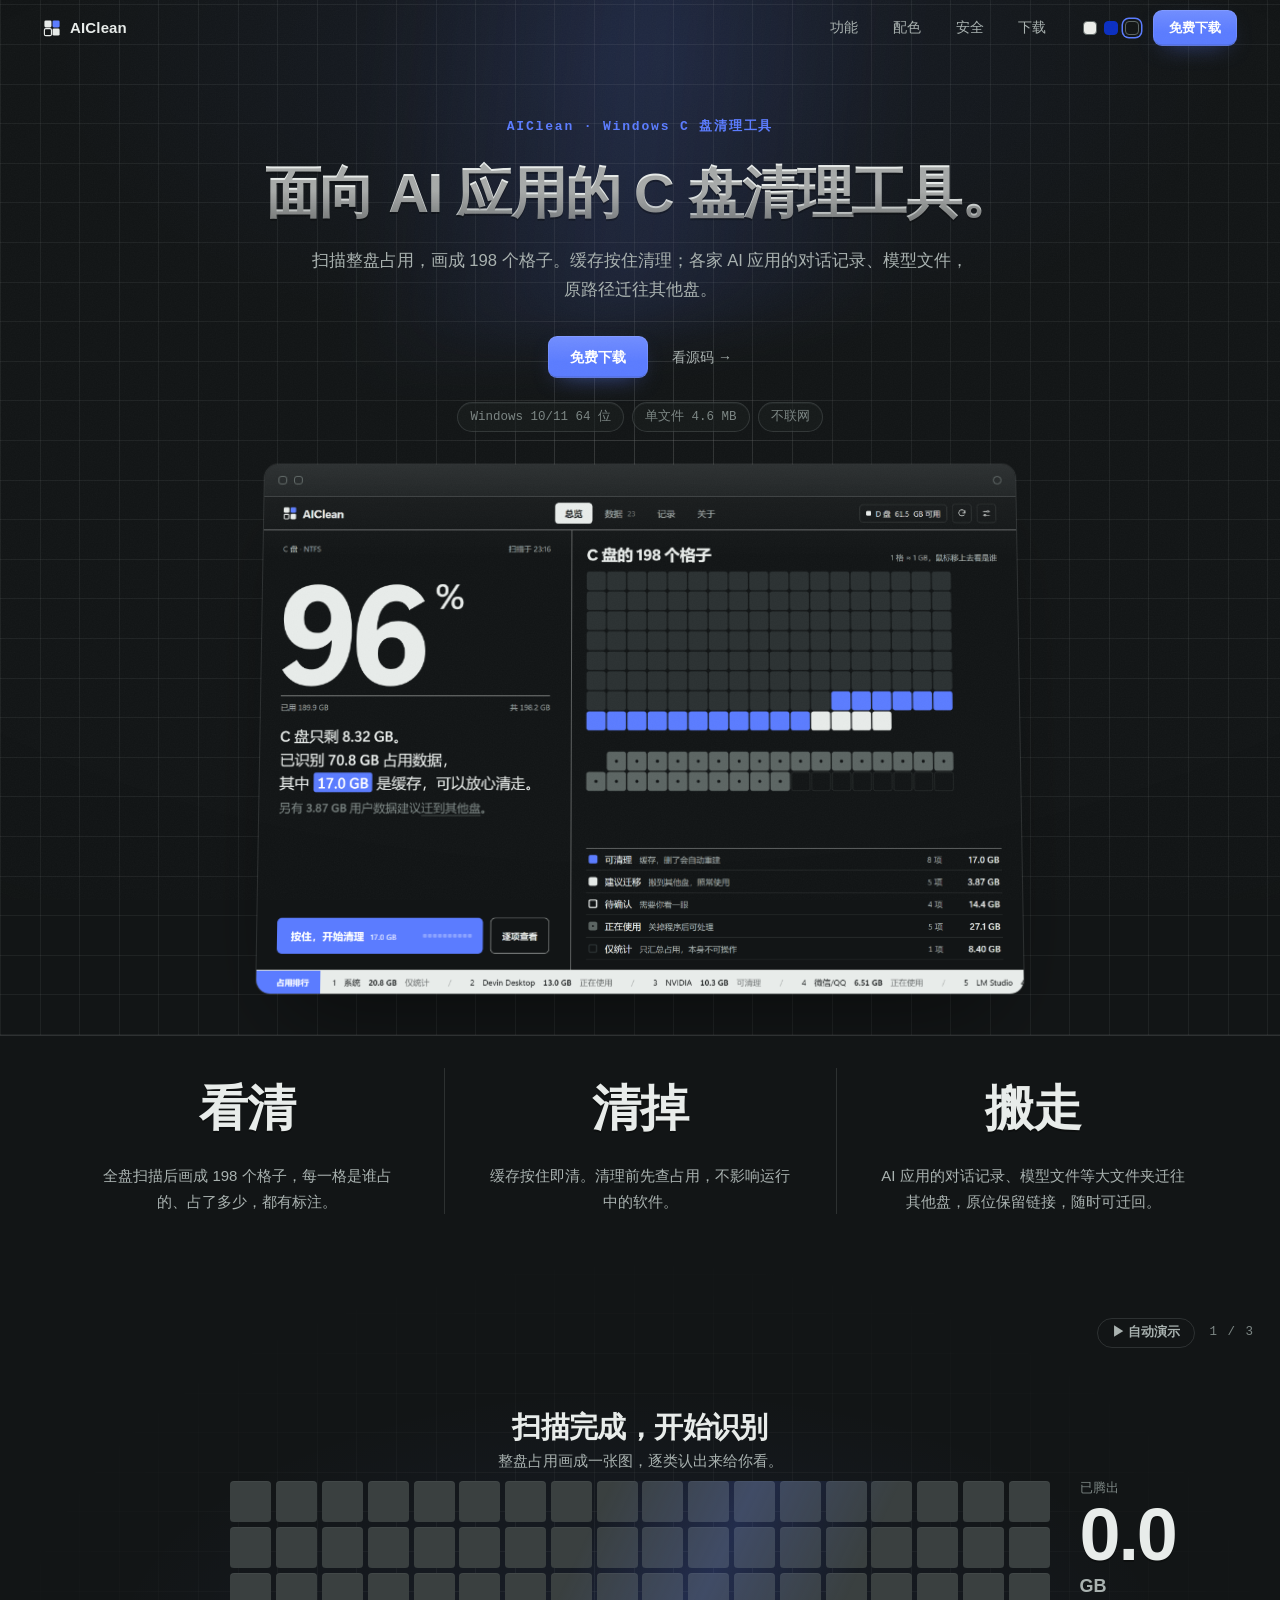
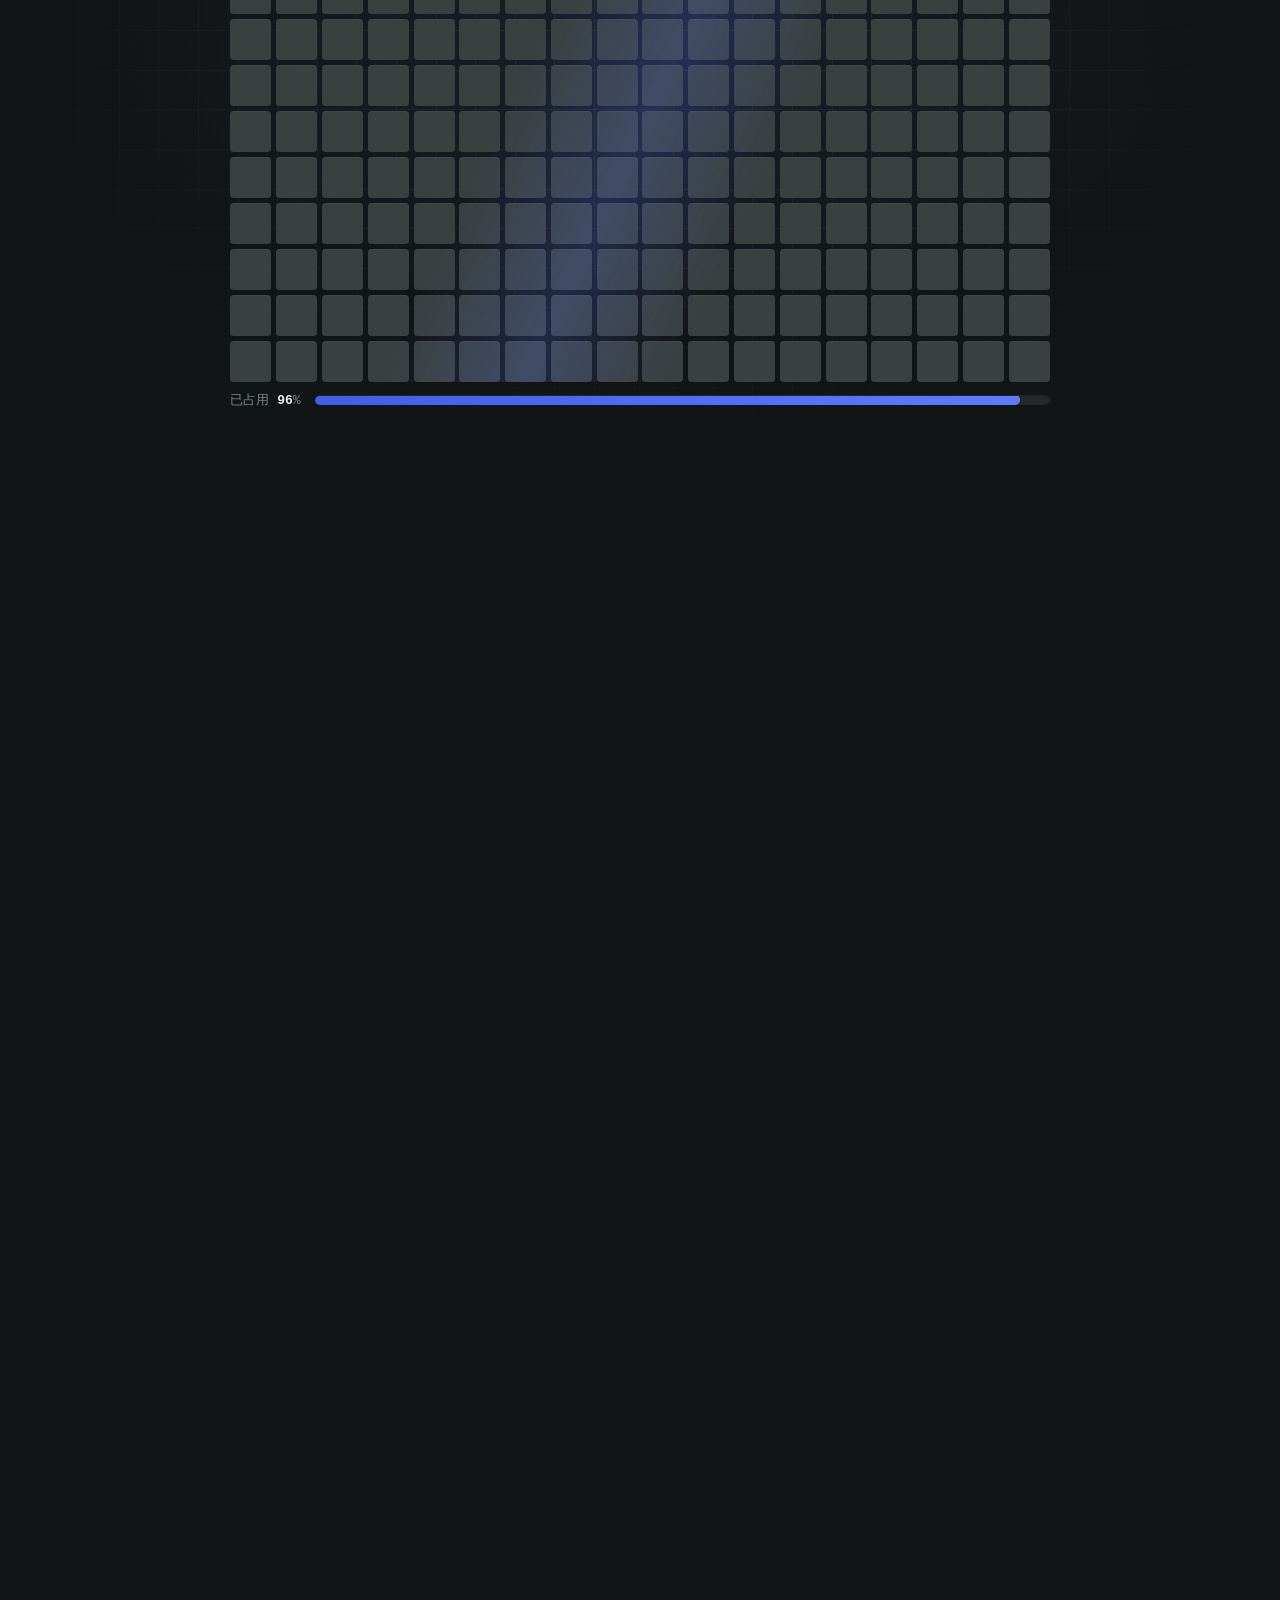
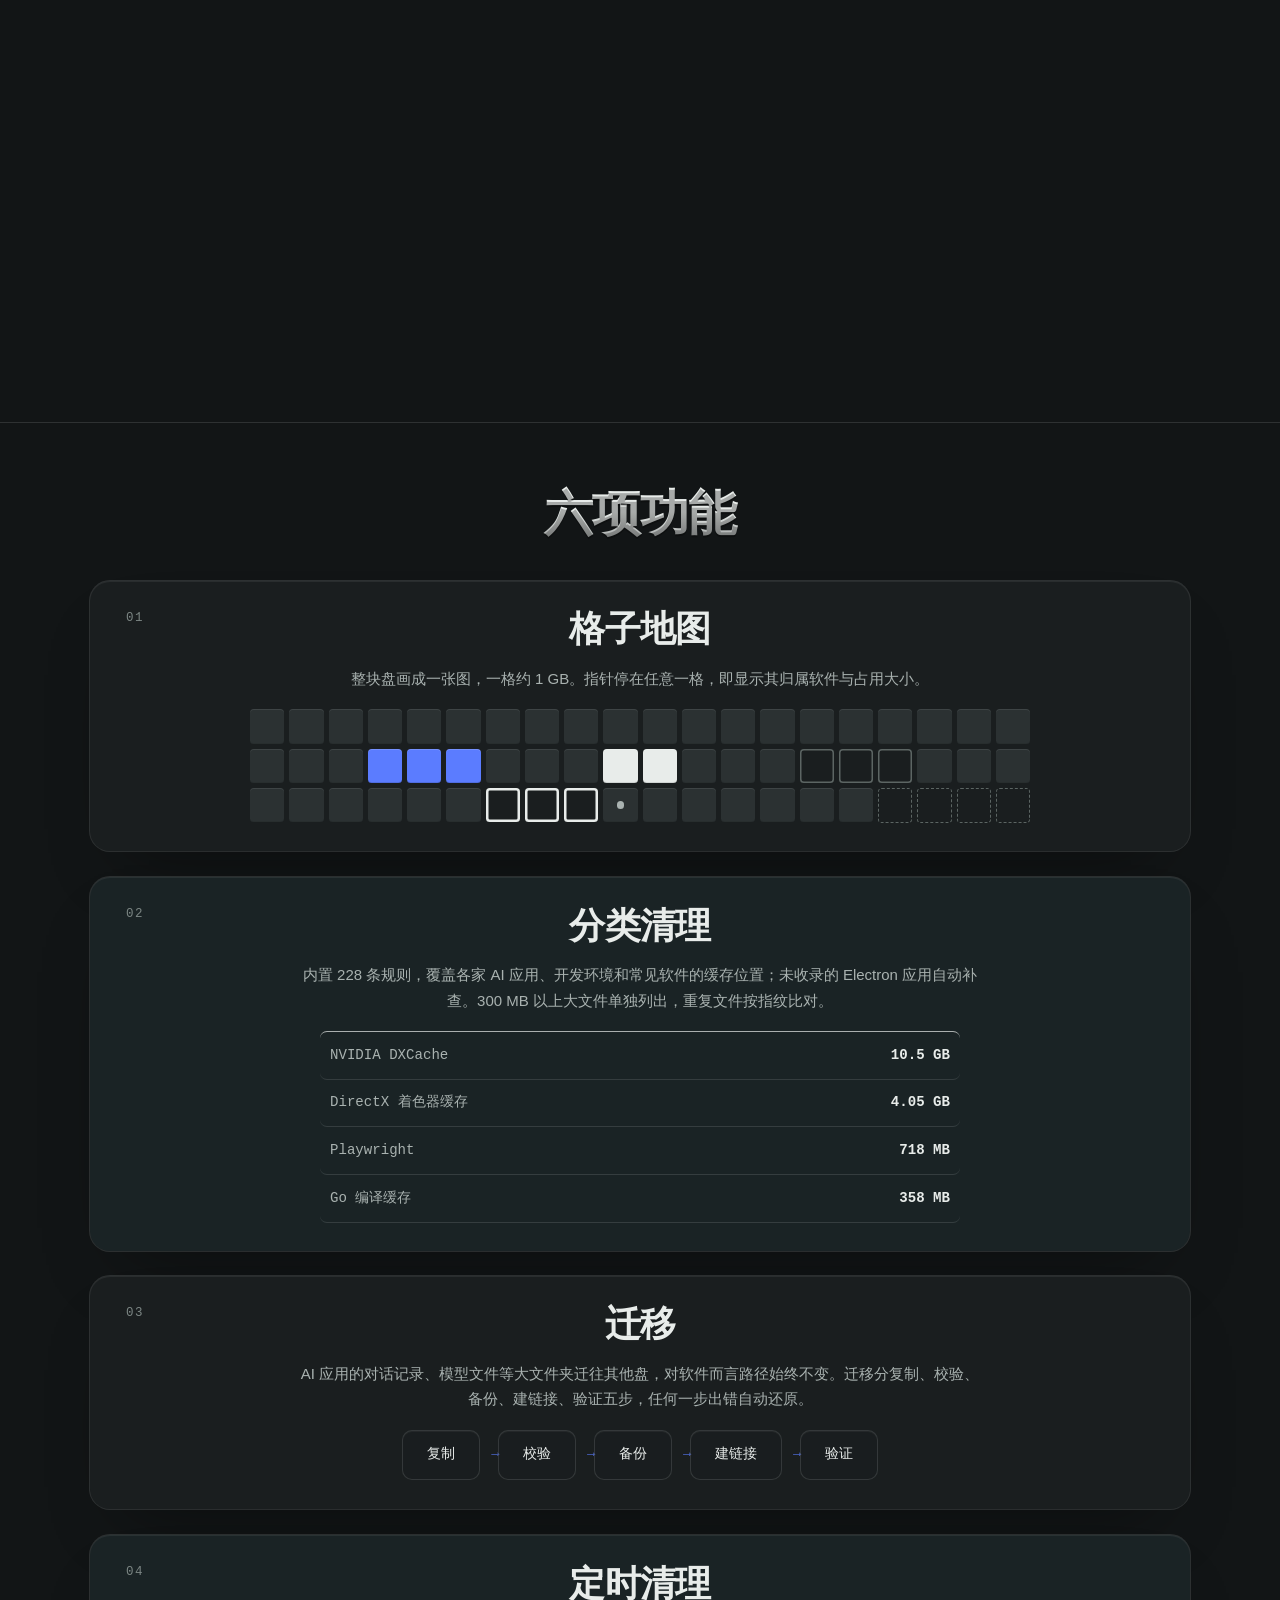
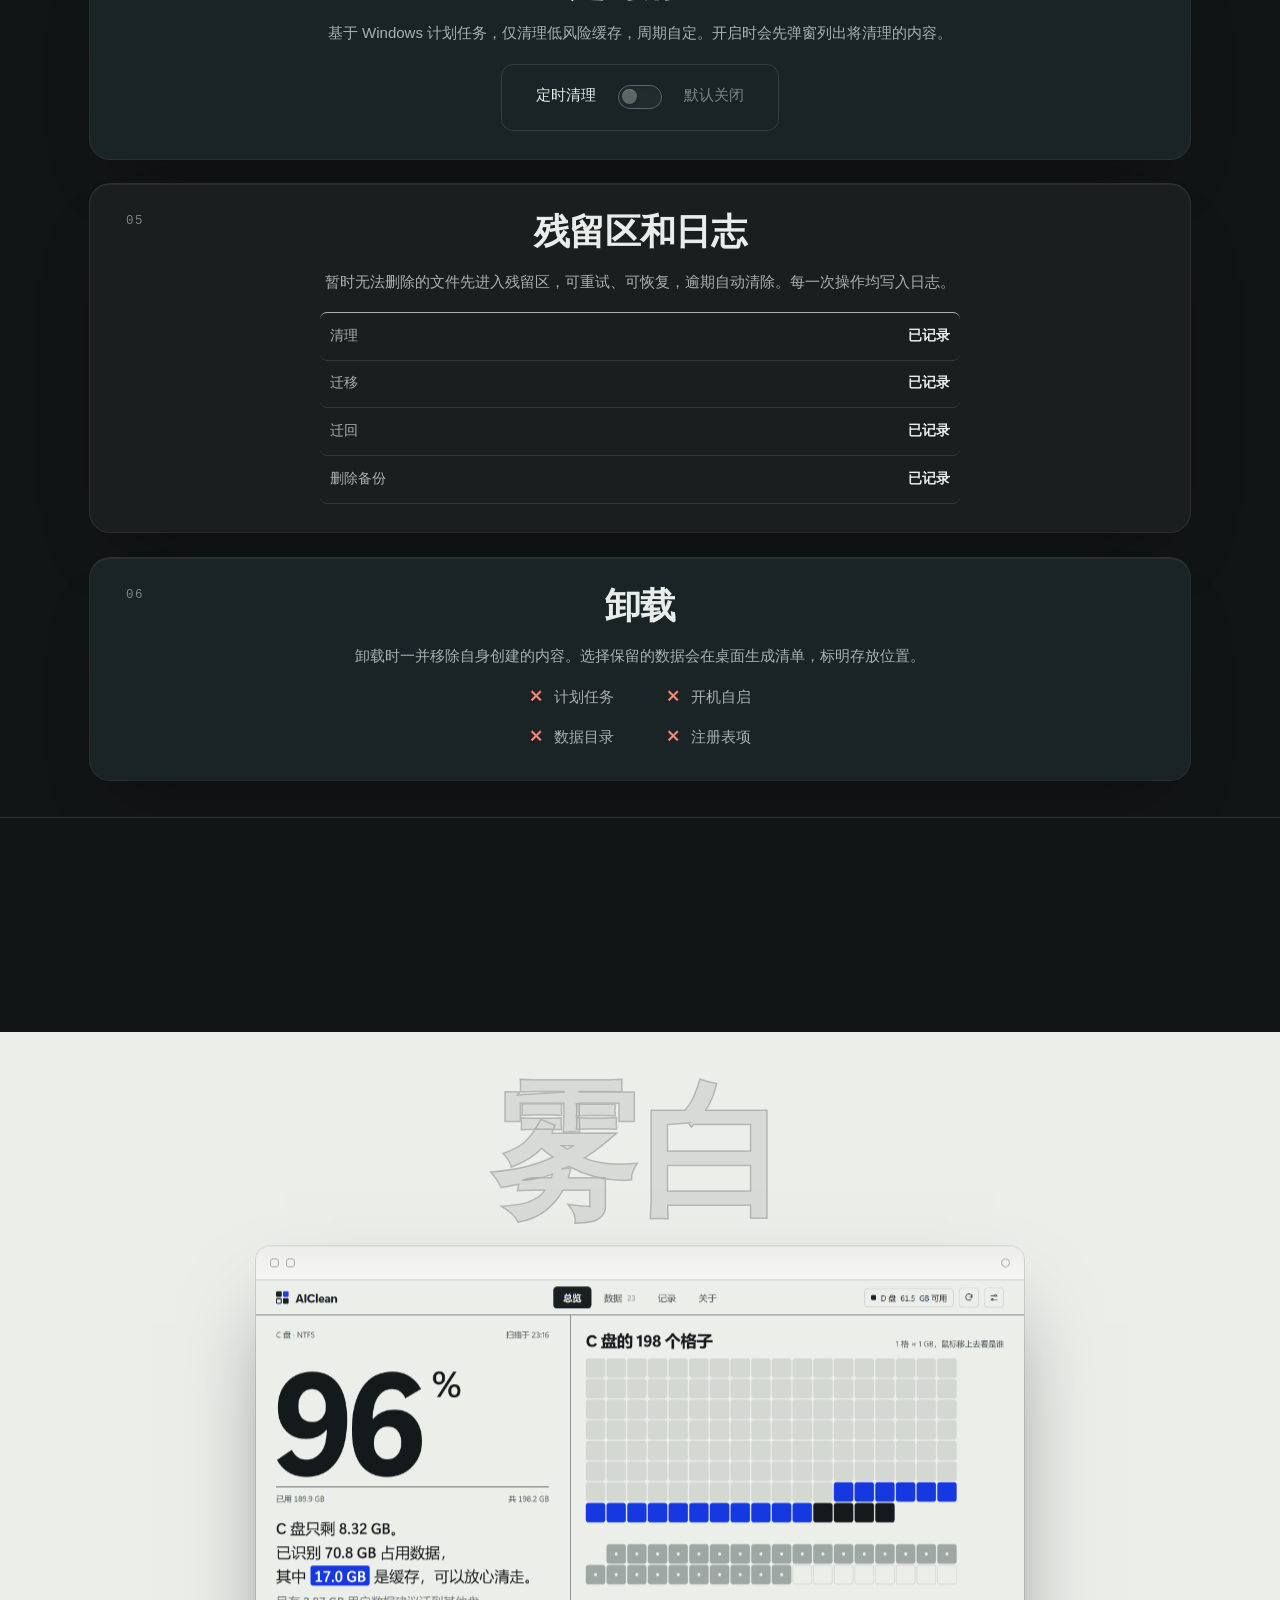
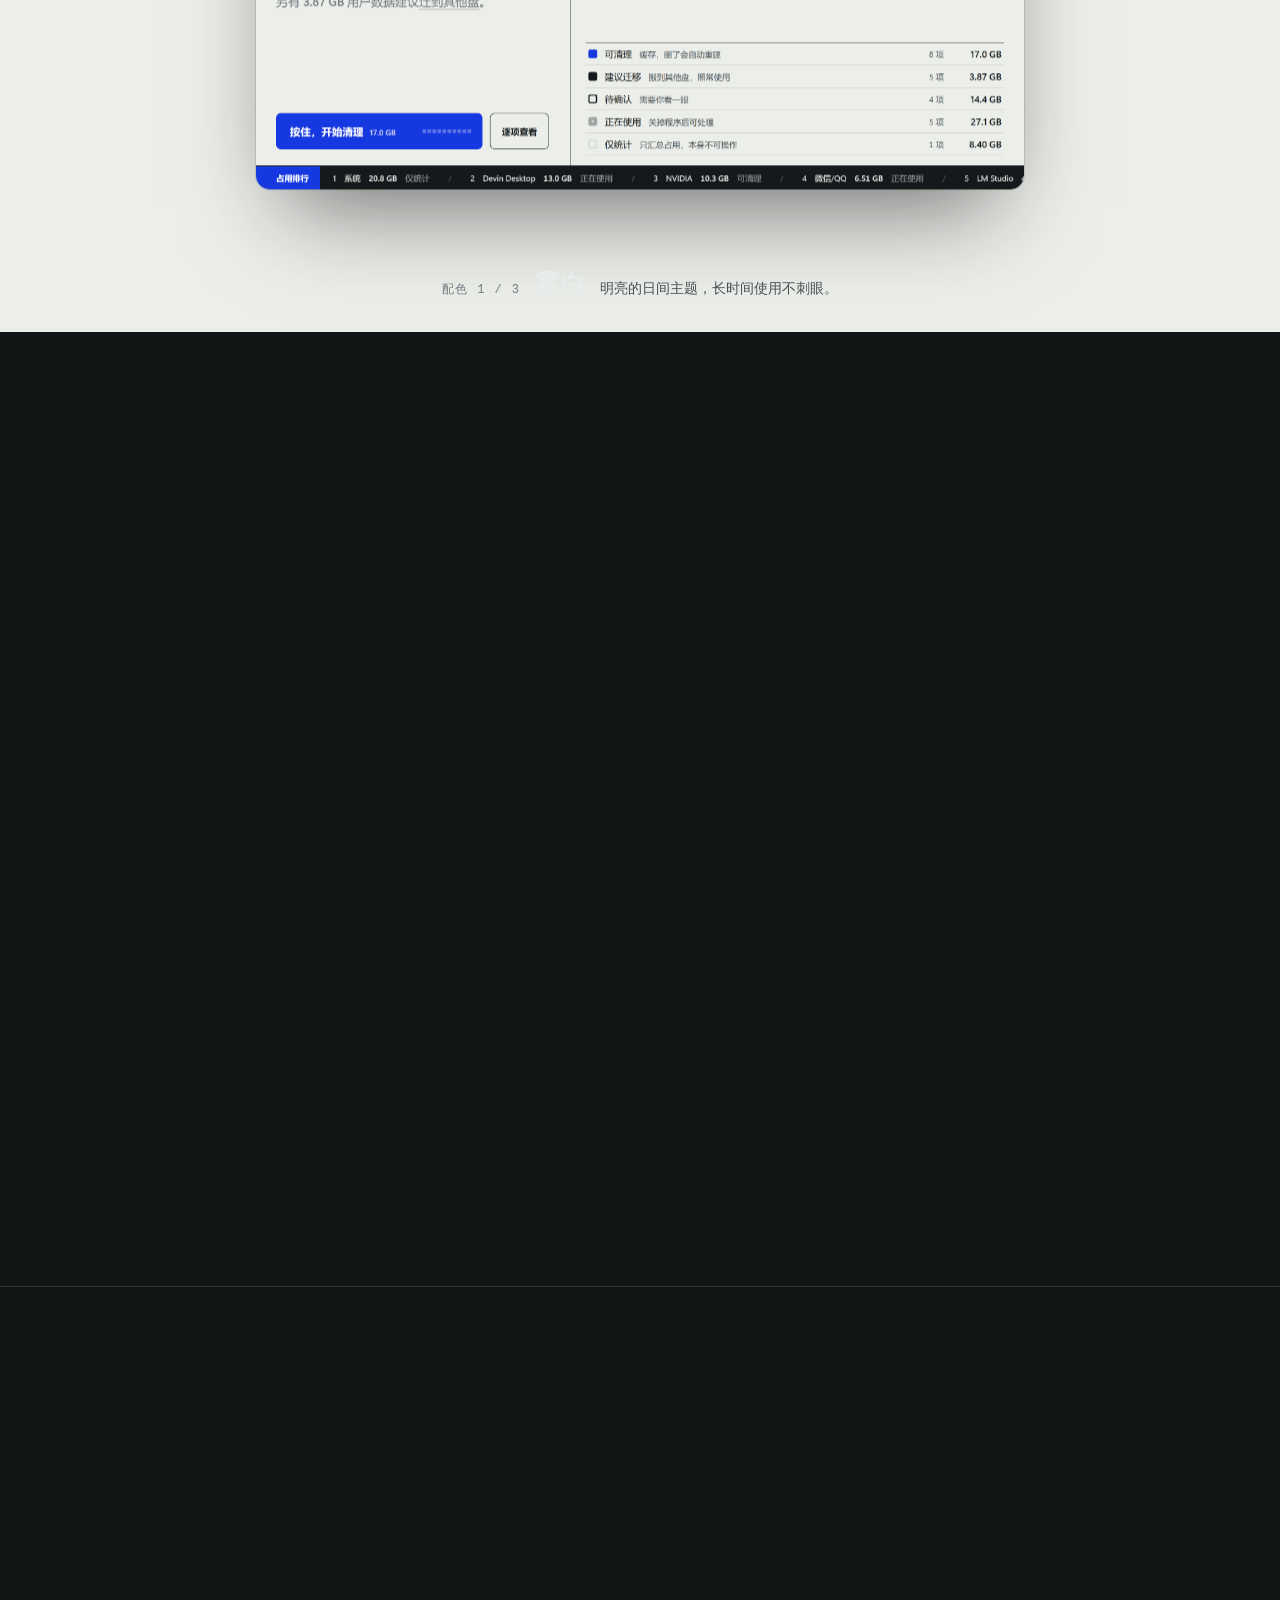
<file: index.html>
<!DOCTYPE html>
<html lang="zh-CN" data-theme="ink">
<head>
  <meta charset="UTF-8">
  <meta name="viewport" content="width=device-width, initial-scale=1.0">
  <title>AIClean · 面向 AI 应用的 C 盘清理工具</title>
  <meta name="description" content="AIClean 扫描整盘占用，把 C 盘画成 198 个格子：缓存按住清理，各家 AI 应用的对话记录、模型文件原路径迁往其他盘。免费，开源，不联网。Windows 10/11 64 位，单文件 4.6 MB。">
  <meta name="theme-color" content="#121516">
  <link rel="icon" type="image/svg+xml" href="assets/favicon.svg">
  <!-- 主题引导：在 CSS 生效前从 localStorage / URL 参数恢复主题，避免闪烁 -->
  <script>
    (function () {
      try {
        var q = new URLSearchParams(location.search).get('theme');
        var t = q || localStorage.getItem('aiclean-site-theme');
        if (t === 'fog' || t === 'ikb' || t === 'ink') {
          document.documentElement.dataset.theme = t;
        }
      } catch (e) { /* localStorage 不可用时用默认 ink */ }
    })();
  </script>
  <link rel="stylesheet" href="styles/tokens.css">
  <link rel="stylesheet" href="styles/base.css">
  <link rel="stylesheet" href="styles/layout.css">
  <link rel="stylesheet" href="styles/components.css">
  <link rel="stylesheet" href="styles/effects.css">
</head>
<body>

  <!-- 滚动哨兵：越过它导航切毛玻璃态 -->
  <div class="sentinel" aria-hidden="true"></div>

  <header class="nav" id="nav">
    <div class="nav__in">
      <a class="nav__brand" href="#top" aria-label="AIClean 首页">
        <svg width="18" height="18" viewBox="0 0 64 64" aria-hidden="true">
          <rect x="5"  y="5"  width="25" height="25" rx="5" fill="var(--ink)"/>
          <rect x="34" y="5"  width="25" height="25" rx="5" fill="var(--acc)"/>
          <rect x="5"  y="34" width="25" height="25" rx="5" fill="none" stroke="var(--ink)" stroke-width="4"/>
          <rect x="34" y="34" width="25" height="25" rx="5" fill="var(--ink)"/>
        </svg>
        AIClean
      </a>
      <nav class="nav__links" aria-label="页面导航">
        <a href="#features">功能</a>
        <a href="#themes">配色</a>
        <a href="#safety">安全</a>
        <a href="#download">下载</a>
      </nav>
      <div class="nav__right">
        <div class="tdots" role="group" aria-label="切换页面主题">
          <button class="tdot tdot--fog" data-theme-set="fog" aria-pressed="false" aria-label="雾白主题"></button>
          <button class="tdot tdot--ikb" data-theme-set="ikb" aria-pressed="false" aria-label="克莱因蓝主题"></button>
          <button class="tdot tdot--ink" data-theme-set="ink" aria-pressed="false" aria-label="夜墨主题"></button>
        </div>
        <a class="btn btn--solid nav__cta" href="https://github.com/ZYY817/aiclean/releases/latest">免费下载</a>
      </div>
    </div>
  </header>

  <main>

    <!-- ======================= 屏 1 · 这是什么（不钉住） =======================
         访客不滚动就要知道：这是什么软件，长什么样，在哪下载。 -->
    <section class="hero" id="top" aria-labelledby="hero-t">
      <div class="gridbg" id="gridbg" aria-hidden="true"></div>
      <div class="hero__in">
        <p class="hero__eyebrow mono">AIClean · Windows C 盘清理工具</p>
        <h1 class="h1" id="hero-t">面向 AI 应用的 C 盘清理工具。</h1>
        <p class="hero__d">扫描整盘占用，画成 198 个格子。缓存按住清理；各家 AI 应用的对话记录、模型文件，原路径迁往其他盘。</p>
        <div class="hero__ctas">
          <a class="btn btn--solid" href="https://github.com/ZYY817/aiclean/releases/latest">免费下载</a>
          <a class="tlink" href="https://github.com/ZYY817/aiclean">看源码 <span class="arr" aria-hidden="true">→</span></a>
        </div>
        <p class="hero__meta mono"><span>Windows 10/11 64 位</span><span>单文件 4.6 MB</span><span>不联网</span></p>
      </div>
      <div class="hero__shot" data-scrub="view">
        <div class="win__bar" aria-hidden="true"><i></i><i></i><i></i></div>
        <img id="heroShot" src="assets/home.png" alt="AIClean 总览页：C 盘占用 96%，198 个格子标出每块空间归属" width="2452" height="1626">
      </div>
    </section>

    <!-- ======================= 屏 2 · 三件事（半屏高） ======================= -->
    <section class="trio" aria-label="它做三件事">
      <div class="t"><b>看清</b><p>全盘扫描后画成 198 个格子，每一格是谁占的、占了多少，都有标注。</p></div>
      <div class="t"><b>清掉</b><p>缓存按住即清。清理前先查占用，不影响运行中的软件。</p></div>
      <div class="t"><b>搬走</b><p>AI 应用的对话记录、模型文件等大文件夹迁往其他盘，原位保留链接，随时可迁回。</p></div>
    </section>

    <!-- ======================= 屏 2 · 演示（钉住，三步） =======================
         格子图是主角，固定在屏幕中央。五类占用连成整块，外侧引线标注常驻。
         第 1 步五类轮流高亮，第 2 步蓝格逐个腾出，第 3 步白格飞进 D 盘。 -->
    <section class="demo" id="demo" data-scrub="pin" aria-labelledby="demo-t">
      <div class="demo__stage">
        <div class="demo__corner">
          <button class="gbtn" id="autoBtn" type="button">▶ 自动演示</button>
          <span class="demo__ind mono" id="demoInd">1 / 3</span>
        </div>

        <header class="demo__head">
          <h2 class="demo__t" id="demo-t">五种格子，对应五种处理方式</h2>
          <p class="demo__d" id="demoD">AIClean 打开即扫描，扫描结果就画成这张图。</p>
        </header>

        <div class="gmapwrap" id="gmapwrap">
          <div class="gmap cells" id="gmap" data-f="" aria-hidden="true"></div>
          <div class="sheen" id="sheen" aria-hidden="true"></div>
          <svg class="flypath" id="flypath" aria-hidden="true"></svg>
          <div class="disk__beam" aria-hidden="true"></div>
          <div class="gtip" id="gtip" aria-hidden="true"></div>

          <!-- 引线标注：一直在，不淡出。--ty 是标注线在格图里的纵向位置 -->
          <span class="glabel" data-g="sys"     data-side="r" style="--ty:31.8%">系统占用 <b>114.8 GB</b></span>
          <span class="glabel" data-g="stat"    data-side="l" style="--ty:68.2%">仅统计 <b>36.3 GB</b></span>
          <span class="glabel" data-g="clean"   data-side="r" style="--ty:77.3%">可清理 <b>18.2 GB</b></span>
          <span class="glabel" data-g="busy"    data-side="l" style="--ty:86.4%">正在使用 <b>6.81 GB</b></span>
          <span class="glabel" data-g="confirm" data-side="r" style="--ty:86.4%">待确认 <b>10.8 GB</b></span>
          <span class="glabel" data-g="free"    data-side="l" style="--ty:95.5%">空闲 <b>8.32 GB</b></span>
          <span class="glabel" data-g="move"    data-side="r" style="--ty:95.5%">建议迁移 <b>2.89 GB</b></span>

          <!-- 右侧：累计读数 + D 盘方框 -->
          <div class="demo__read" id="demoRead"><span class="demo__readl">已腾出</span><b id="freedN">0.0</b><i>GB</i></div>
          <div class="dbox" id="dbox"><span class="dbox__lbl mono">D 盘</span><div class="dbox__cells"><i></i><i></i><i></i></div></div>
        </div>

        <!-- 窄屏时的标注（替代引线） -->
        <div class="demo__chips" id="demoChips" aria-hidden="true">
          <span data-g="sys">系统 114.8</span><span data-g="stat">统计 36.3</span><span data-g="clean">可清 18.2</span><span data-g="busy">占用 6.81</span><span data-g="confirm">待确认 10.8</span><span data-g="move">迁移 2.89</span>
        </div>

        <div class="occwrap"><span class="occlab mono">已占用 <b id="occPct">96</b>%</span><div class="occbar"><i id="occFill"></i></div></div>

        <div class="demo__tail" id="demoTail">
          <button class="gbtn cmpt" id="cmpBtn" type="button"><span class="cmpt__a">清理前</span><i class="cmpt__sw"></i><span class="cmpt__b">清理后</span></button>
          <p class="demo__result" id="demoRes">这台电脑腾出了 <b>21.1 GB</b>，可用空间从 8.32 GB 变成 29.4 GB</p>
        </div>

        <!-- 减动效模式：静态前后对比，不播动画 -->
        <div class="demo__rm">
          <div class="rmcol"><p class="mono">清理前</p><div class="rmgrid cells" id="rmBefore"></div></div>
          <div class="rmcol"><p class="mono">清理后</p><div class="rmgrid cells" id="rmAfter"></div></div>
          <p class="demo__result">这台电脑腾出了 <b>21.1 GB</b>，可用空间从 8.32 GB 变成 29.4 GB</p>
        </div>
      </div>
    </section>

    <!-- ======================= 屏 4 · 六个功能（正常滚动，卡片堆叠） ======================= -->
    <section class="feats" id="features" aria-labelledby="feat-t">
      <h2 class="feats__t" id="feat-t">六项功能</h2>
      <div class="feats__stack">

        <article class="fcard" style="--i:0">
          <div class="fcard__in">
            <span class="fcard__no mono" aria-hidden="true">01</span>
            <h3 class="fcard__t">格子地图</h3>
            <p class="fcard__d">整块盘画成一张图，一格约 1 GB。指针停在任意一格，即显示其归属软件与占用大小。</p>
            <div class="fcard__viz"><div class="cardmap" id="cardmap" aria-hidden="true"></div></div>
          </div>
        </article>

        <article class="fcard" style="--i:1">
          <div class="fcard__in">
            <span class="fcard__no mono" aria-hidden="true">02</span>
            <h3 class="fcard__t">分类清理</h3>
            <p class="fcard__d">内置 228 条规则，覆盖各家 AI 应用、开发环境和常见软件的缓存位置；未收录的 Electron 应用自动补查。300 MB 以上大文件单独列出，重复文件按指纹比对。</p>
            <div class="fcard__viz">
              <div class="rows mono" aria-hidden="true">
                <div><span>NVIDIA DXCache</span><b>10.5 GB</b></div>
                <div><span>DirectX 着色器缓存</span><b>4.05 GB</b></div>
                <div><span>Playwright</span><b>718 MB</b></div>
                <div><span>Go 编译缓存</span><b>358 MB</b></div>
              </div>
            </div>
          </div>
        </article>

        <article class="fcard" style="--i:2">
          <div class="fcard__in">
            <span class="fcard__no mono" aria-hidden="true">03</span>
            <h3 class="fcard__t">迁移</h3>
            <p class="fcard__d">AI 应用的对话记录、模型文件等大文件夹迁往其他盘，对软件而言路径始终不变。迁移分复制、校验、备份、建链接、验证五步，任何一步出错自动还原。</p>
            <div class="fcard__viz"><ol class="chain mono" aria-hidden="true"><li>复制</li><li>校验</li><li>备份</li><li>建链接</li><li>验证</li></ol></div>
          </div>
        </article>

        <article class="fcard" style="--i:3">
          <div class="fcard__in">
            <span class="fcard__no mono" aria-hidden="true">04</span>
            <h3 class="fcard__t">定时清理</h3>
            <p class="fcard__d">基于 Windows 计划任务，仅清理低风险缓存，周期自定。开启时会先弹窗列出将清理的内容。</p>
            <div class="fcard__viz"><div class="switch mono" aria-hidden="true"><span>定时清理</span><i></i><b>默认关闭</b></div></div>
          </div>
        </article>

        <article class="fcard" style="--i:4">
          <div class="fcard__in">
            <span class="fcard__no mono" aria-hidden="true">05</span>
            <h3 class="fcard__t">残留区和日志</h3>
            <p class="fcard__d">暂时无法删除的文件先进入残留区，可重试、可恢复，逾期自动清除。每一次操作均写入日志。</p>
            <div class="fcard__viz">
              <div class="rows mono" aria-hidden="true">
                <div><span>清理</span><b>已记录</b></div>
                <div><span>迁移</span><b>已记录</b></div>
                <div><span>迁回</span><b>已记录</b></div>
                <div><span>删除备份</span><b>已记录</b></div>
              </div>
            </div>
          </div>
        </article>

        <article class="fcard" style="--i:5">
          <div class="fcard__in">
            <span class="fcard__no mono" aria-hidden="true">06</span>
            <h3 class="fcard__t">卸载</h3>
            <p class="fcard__d">卸载时一并移除自身创建的内容。选择保留的数据会在桌面生成清单，标明存放位置。</p>
            <div class="fcard__viz"><ul class="gone mono" aria-hidden="true"><li>计划任务</li><li>开机自启</li><li>数据目录</li><li>注册表项</li></ul></div>
          </div>
        </article>

      </div>
    </section>

    <!-- ======================= 字带 ======================= -->
    <div class="band" data-scrub="view" aria-label="228 条规则，单文件 4.6 MB，0 次联网，源码公开">
      <p class="band__row band__row--a" aria-hidden="true">228 条规则<i></i>4.6 MB<i></i>0 次联网<i></i>源码公开<i></i>228 条规则<i></i>4.6 MB<i></i>0 次联网<i></i>源码公开</p>
      <p class="band__row band__row--b" aria-hidden="true">按住才删<i></i>搬走能搬回<i></i>不用安装<i></i>按住才删<i></i>搬走能搬回<i></i>不用安装<i></i>按住才删</p>
    </div>

    <!-- ======================= 屏 4 · 主题从中心扩散 =======================
         三套主题用 clip-path 圆从屏幕中心扩散重上色；
         截图居中跟鼠标轻斜，巨型主题名垫在后面。 -->
    <section class="faces" id="themes" data-scrub="pin" aria-labelledby="themes-t">
      <h2 class="sr-only" id="themes-t">三套配色：雾白、克莱因蓝、夜墨</h2>
      <div class="faces__stage">

        <div class="face theme-fog" data-face="0">
          <span class="face__big" aria-hidden="true">雾白</span>
          <div class="win"><div class="win__bar" aria-hidden="true"><i></i><i></i><i></i></div>
            <img src="assets/home.png" alt="AIClean 雾白主题的总览页" width="2452" height="1626">
          </div>
          <div class="face__txt">
            <p class="face__k mono">配色 1 / 3</p>
            <p class="face__t">雾白</p>
            <p class="face__d">明亮的日间主题，长时间使用不刺眼。</p>
          </div>
        </div>

        <div class="face theme-ikb" data-face="1">
          <span class="face__big" aria-hidden="true">克莱因蓝</span>
          <div class="win"><div class="win__bar" aria-hidden="true"><i></i><i></i><i></i></div>
            <img src="assets/home-ikb.png" alt="AIClean 克莱因蓝主题的总览页" width="2452" height="1626">
          </div>
          <div class="face__txt">
            <p class="face__k mono">配色 2 / 3</p>
            <p class="face__t">克莱因蓝</p>
            <p class="face__d">整屏深蓝底，重点信息以荧光黄标出。</p>
          </div>
        </div>

        <div class="face theme-ink" data-face="2">
          <span class="face__big" aria-hidden="true">夜墨</span>
          <div class="win"><div class="win__bar" aria-hidden="true"><i></i><i></i><i></i></div>
            <img src="assets/home-ink.png" alt="AIClean 夜墨主题的总览页" width="2452" height="1626">
          </div>
          <div class="face__txt">
            <p class="face__k mono">配色 3 / 3</p>
            <p class="face__t">夜墨</p>
            <p class="face__d">适合夜间使用。本页右上角三个小方块可同步换色。</p>
          </div>
        </div>

      </div>
    </section>

    <!-- ======================= 屏 7 · 安全（正常滚动，居中竖排） ======================= -->
    <section class="safe" id="safety" aria-labelledby="safe-t">
      <h2 class="safe__t" id="safe-t">凭什么敢让它动 C 盘</h2>
      <ol class="safe__list" id="safeSeq">
        <li class="safe__item">
          <h3 class="safe__big">按住几秒才执行</h3>
          <p class="safe__d">直接删除、清空回收站、删除迁移备份均不可恢复，按钮须按住数秒方生效，中途松手即取消。</p>
        </li>
        <li class="safe__item">
          <h3 class="safe__big">动手前先查占用</h3>
          <p class="safe__d">删除与迁移之前先检测目标是否被程序占用，占用中的跳过，待程序关闭后再处理。</p>
        </li>
        <li class="safe__item">
          <h3 class="safe__big">迁移失败自动还原</h3>
          <p class="safe__d">迁移分复制、校验、备份、建链接、验证五步，任一步失败均自动回退，原数据不受损。</p>
        </li>
        <li class="safe__item">
          <h3 class="safe__big">删备份前先校验</h3>
          <p class="safe__d">删除迁移备份前，先确认链接指向正确、目标数据完整，任一校验不通过则不执行。</p>
        </li>
        <li class="safe__item">
          <h3 class="safe__big">首次运行先看说明</h3>
          <p class="safe__d">首次运行会先弹出使用说明，明确列出不可恢复的操作，阅读后再开始使用。</p>
        </li>
        <li class="safe__item">
          <h3 class="safe__big">只动本轮扫描结果</h3>
          <p class="safe__d">可操作范围仅限当次扫描出的目录，过程中不会临时增加其他路径。</p>
        </li>
      </ol>
    </section>

    <!-- ======================= 屏 6 · 下载：清空的盘 ======================= -->
    <section class="dl" id="download" aria-labelledby="dl-t">
      <div class="dl__grid cells" id="dlgrid" aria-hidden="true"></div>
      <div class="dl__in">
        <h2 class="dl__t" id="dl-t" data-rv>4.6 MB，<br>下完双击就能用。</h2>
        <p class="dl__meta mono" data-rv>v1.0.0 · 免费 · 开源 · 不用安装</p>
        <div class="holdzone" data-rv>
          <a class="holdbtn" id="holdbtn" href="https://github.com/ZYY817/aiclean/releases/latest"
             aria-label="按住约一秒下载 AIClean" data-hold="650">
            <span class="holdbtn__fill" aria-hidden="true"></span>
            <span class="holdbtn__label">按住，下载</span>
            <span class="holdbtn__hint">和软件里一样</span>
            <span class="holdbtn__pips" aria-hidden="true"><i></i><i></i><i></i><i></i><i></i><i></i><i></i><i></i><i></i><i></i></span>
          </a>
          <p class="dl__alt">也可以直接前往 <a href="https://github.com/ZYY817/aiclean/releases/latest">Releases 页面</a> 下载。</p>
        </div>
        <p class="dl__sys mono" data-rv><span>AIClean.exe</span><span>Windows 10/11 64 位</span><span>需要管理员权限时会提示</span></p>
      </div>
    </section>
  </main>

  <!-- ======================= 页脚（锁 ink） ======================= -->
  <footer class="footer theme-ink" data-scrub="view">
    <div class="wrap">
      <div class="footer__top">
        <p class="footer__slogan">使用中遇到问题，可以到 B 站给 UP 主留言。</p>
        <div class="footer__author">
          <p class="name">智宇丶817</p>
          <p class="role">B 站 UP 主，分享软件和问题解决办法</p>
          <a href="https://space.bilibili.com/41173761">space.bilibili.com/41173761 →</a>
        </div>
      </div>
      <div class="footer__bar">
        <span>© 2026 AIClean</span>
        <span class="spacer"></span>
        <a href="https://github.com/ZYY817/aiclean">GitHub 源码</a>
        <a href="https://github.com/ZYY817/aiclean/releases/latest">Releases</a>
        <a href="#top">回到顶部 ↑</a>
      </div>
    </div>
    <div class="footer__mark" aria-hidden="true">AICLEAN</div>
  </footer>

  <script type="module" src="scripts/main.js"></script>
</body>
</html>
</file>
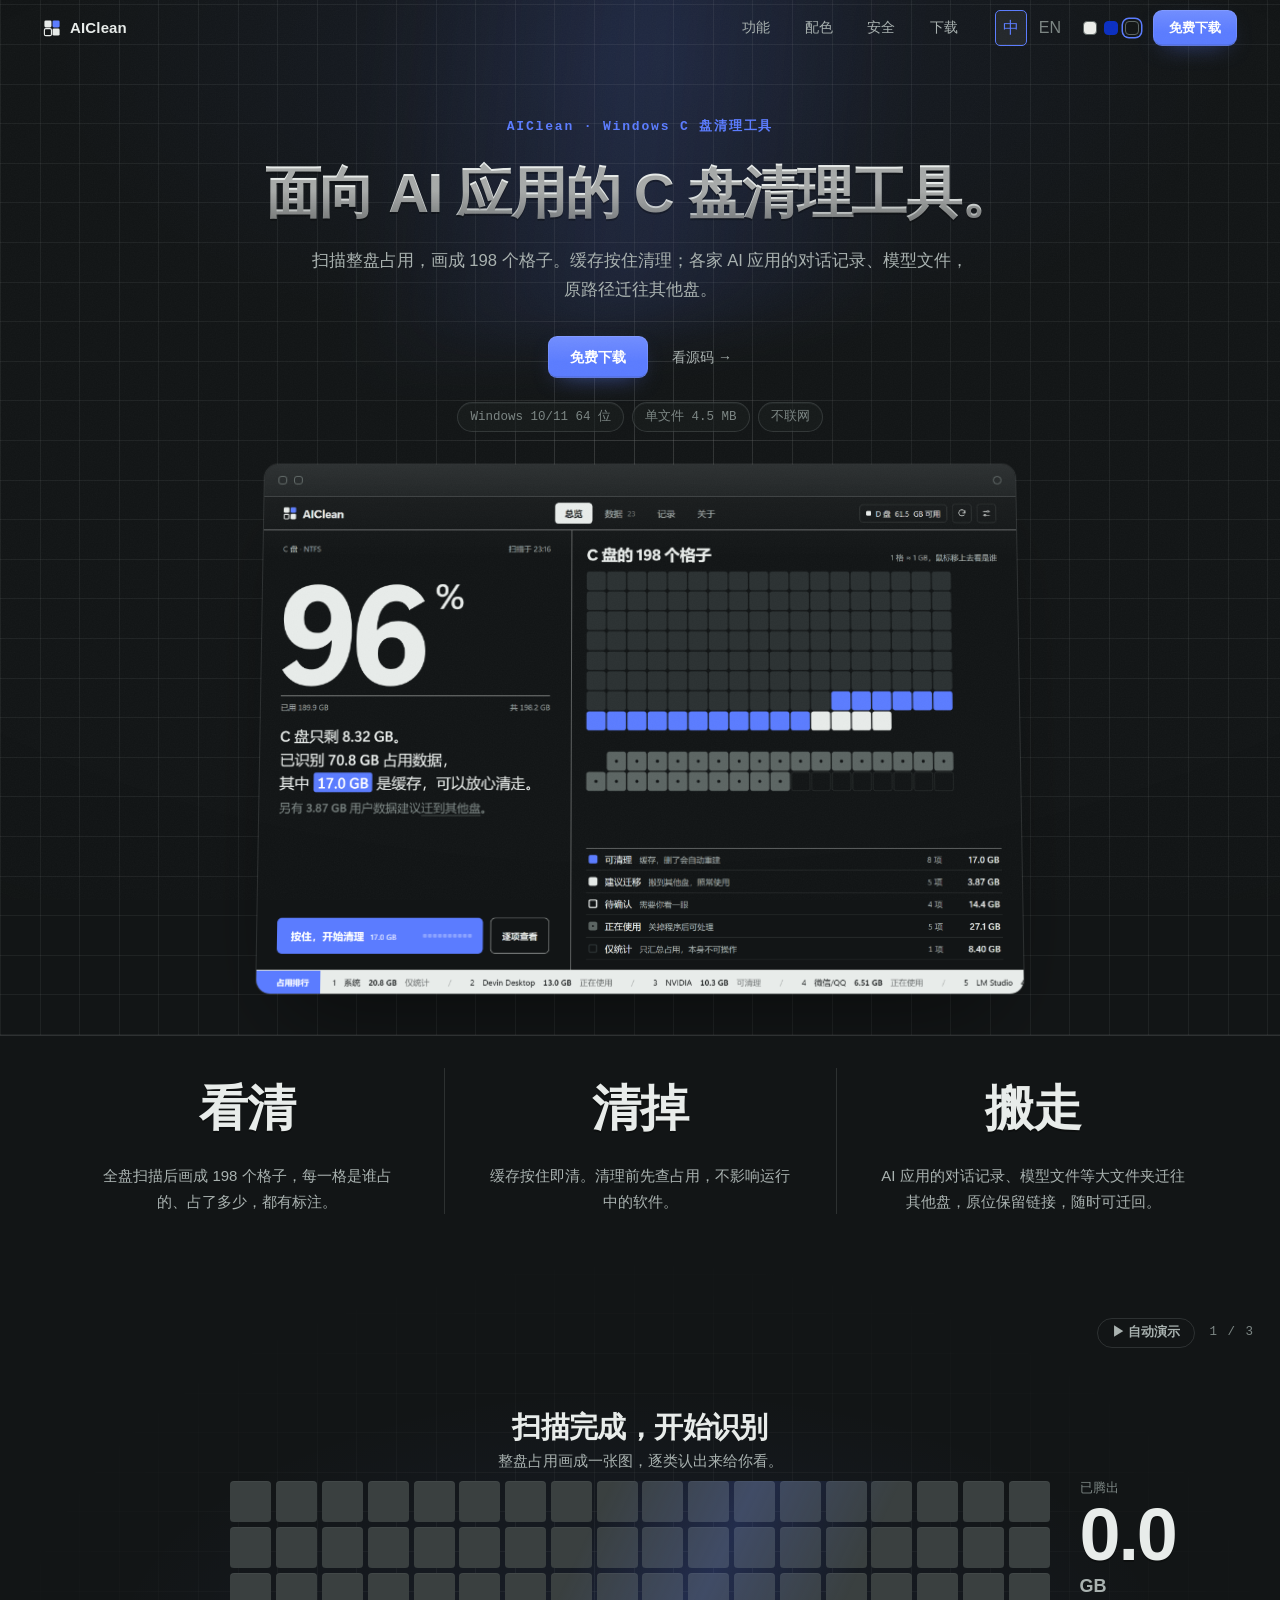
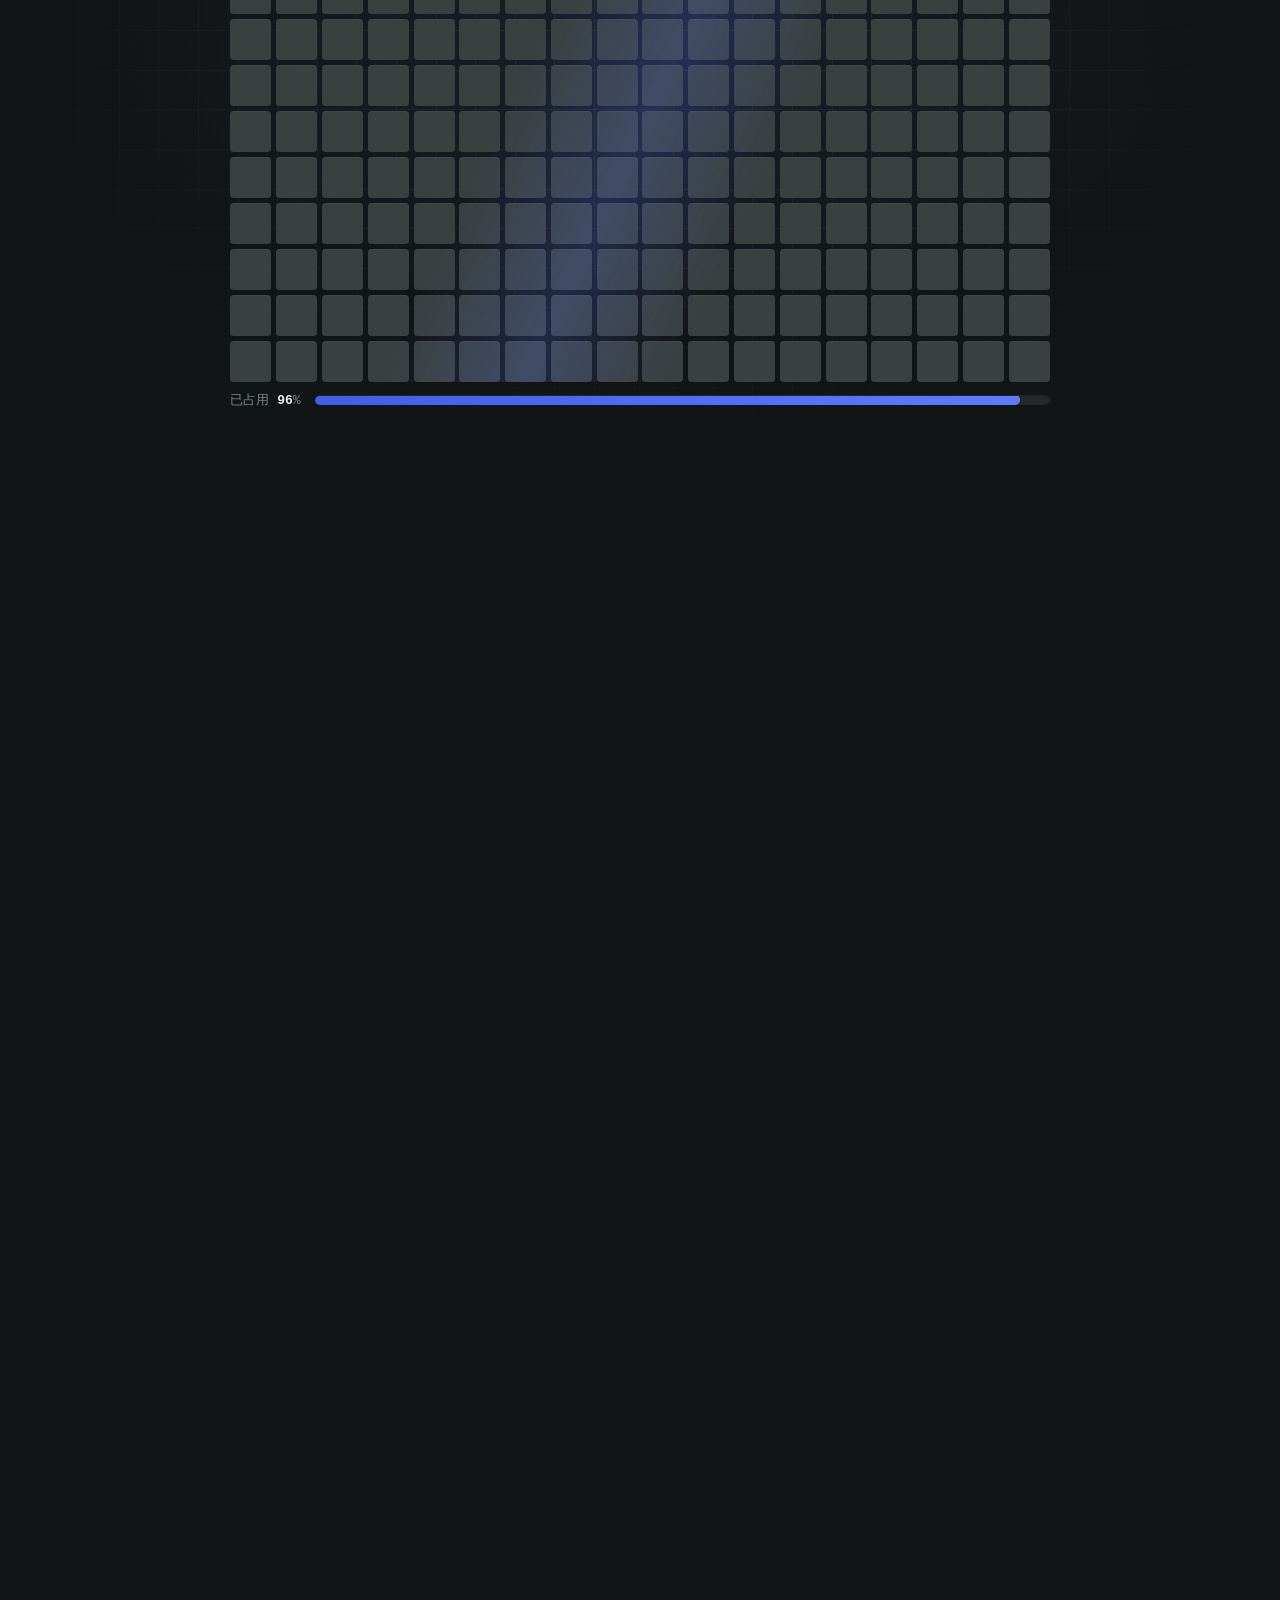
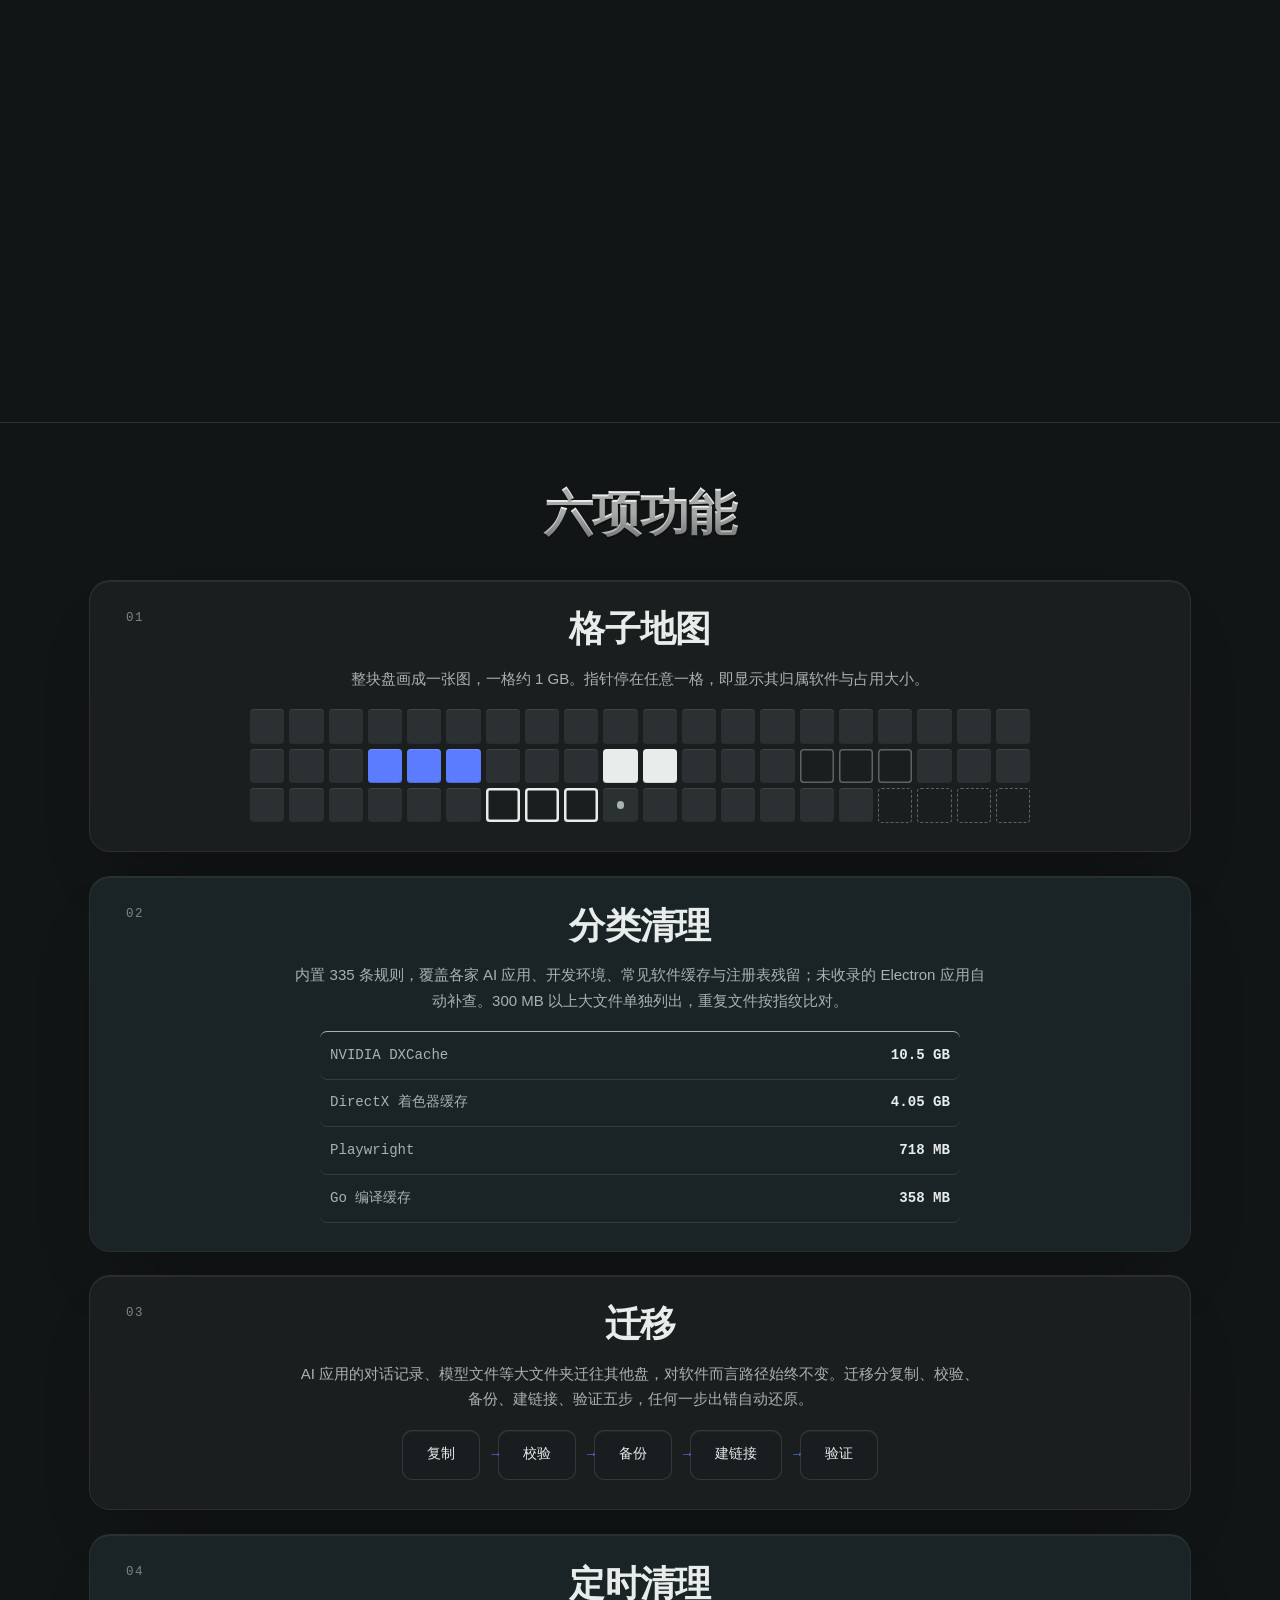
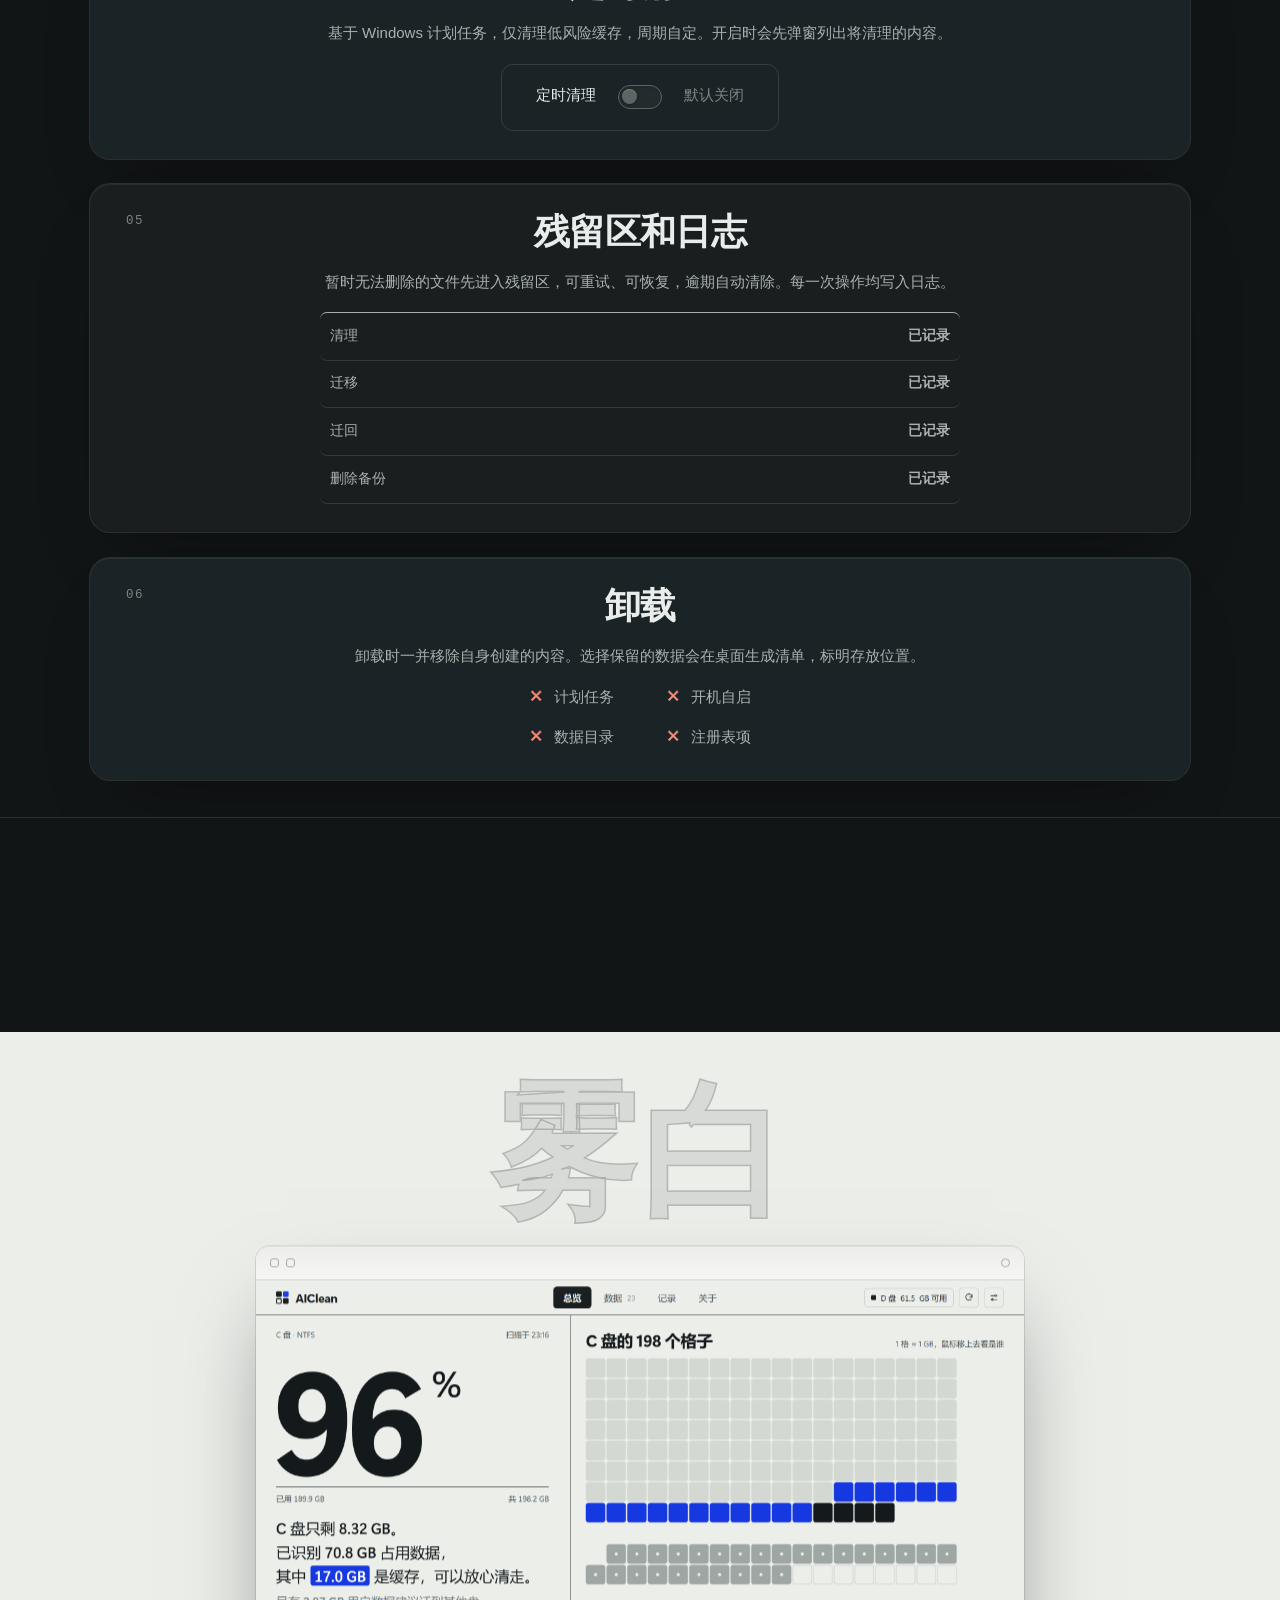
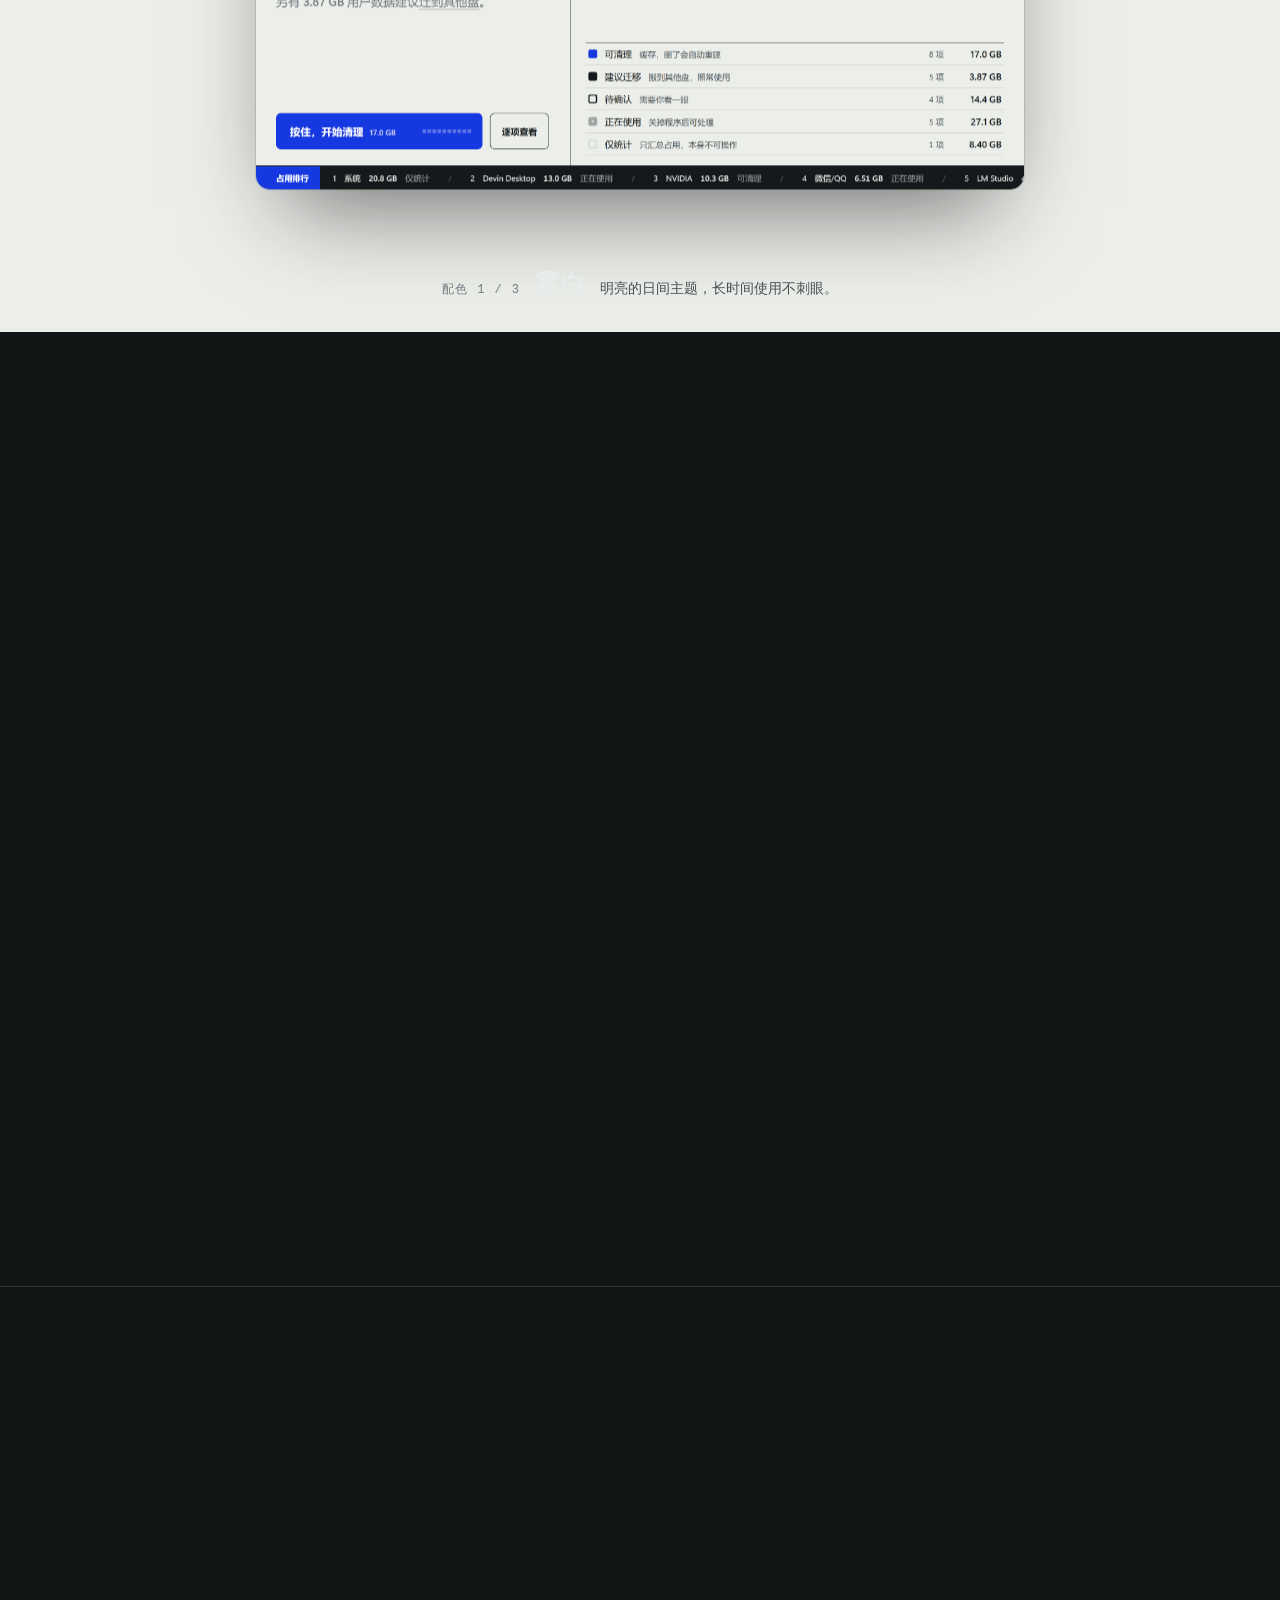
<file: site/index.html>
<!DOCTYPE html>
<html lang="zh-CN" data-theme="ink">
<head>
  <meta charset="UTF-8">
  <meta name="viewport" content="width=device-width, initial-scale=1.0">
  <title>AIClean · 面向 AI 应用的 C 盘清理工具</title>
  <meta name="description" content="AIClean 扫描整盘占用，把 C 盘画成 198 个格子：缓存按住清理，各家 AI 应用的对话记录、模型文件原路径迁往其他盘。免费，开源，不联网。Windows 10/11 64 位，单文件 4.6 MB。">
  <meta name="theme-color" content="#121516">
  <link rel="icon" type="image/svg+xml" href="assets/favicon.svg">
  <!-- 主题+语言引导：在 CSS 生效前从 localStorage / URL 参数恢复，避免闪烁 -->
  <script>
    (function () {
      try {
        var q = new URLSearchParams(location.search);
        var t = q.get('theme') || localStorage.getItem('aiclean-site-theme');
        if (t === 'fog' || t === 'ikb' || t === 'ink') {
          document.documentElement.dataset.theme = t;
        }
        var l = q.get('lang') || localStorage.getItem('aiclean-site-lang');
        if (l === 'en') {
          document.documentElement.lang = 'en';
        }
      } catch (e) { /* localStorage 不可用时用默认值 */ }
    })();
  </script>
  <link rel="stylesheet" href="styles/tokens.css">
  <link rel="stylesheet" href="styles/base.css">
  <link rel="stylesheet" href="styles/layout.css">
  <link rel="stylesheet" href="styles/components.css">
  <link rel="stylesheet" href="styles/effects.css">
</head>
<body>

  <!-- 滚动哨兵：越过它导航切毛玻璃态 -->
  <div class="sentinel" aria-hidden="true"></div>

  <header class="nav" id="nav">
    <div class="nav__in">
      <a class="nav__brand" href="#top" aria-label="AIClean 首页">
        <svg width="18" height="18" viewBox="0 0 64 64" aria-hidden="true">
          <rect x="5"  y="5"  width="25" height="25" rx="5" fill="var(--ink)"/>
          <rect x="34" y="5"  width="25" height="25" rx="5" fill="var(--acc)"/>
          <rect x="5"  y="34" width="25" height="25" rx="5" fill="none" stroke="var(--ink)" stroke-width="4"/>
          <rect x="34" y="34" width="25" height="25" rx="5" fill="var(--ink)"/>
        </svg>
        AIClean
      </a>
      <nav class="nav__links" aria-label="页面导航">
        <a href="#features"><span class="zh">功能</span><span class="en">Features</span></a>
        <a href="#themes"><span class="zh">配色</span><span class="en">Themes</span></a>
        <a href="#safety"><span class="zh">安全</span><span class="en">Safety</span></a>
        <a href="#download"><span class="zh">下载</span><span class="en">Download</span></a>
      </nav>
      <div class="nav__right">
        <div class="ldots" role="group" aria-label="切换语言 / Switch language">
          <button class="ldot" data-lang-set="zh" aria-pressed="true">中</button>
          <button class="ldot" data-lang-set="en" aria-pressed="false">EN</button>
        </div>
        <div class="tdots" role="group" aria-label="切换页面主题">
          <button class="tdot tdot--fog" data-theme-set="fog" aria-pressed="false" aria-label="雾白主题"></button>
          <button class="tdot tdot--ikb" data-theme-set="ikb" aria-pressed="false" aria-label="克莱因蓝主题"></button>
          <button class="tdot tdot--ink" data-theme-set="ink" aria-pressed="false" aria-label="夜墨主题"></button>
        </div>
        <a class="btn btn--solid nav__cta" href="https://github.com/ZYY817/aiclean/releases/latest"><span class="zh">免费下载</span><span class="en">Free download</span></a>
      </div>
    </div>
  </header>

  <main>

    <!-- ======================= 屏 1 · 这是什么（不钉住） =======================
         访客不滚动就要知道：这是什么软件，长什么样，在哪下载。 -->
    <section class="hero" id="top" aria-labelledby="hero-t">
      <div class="gridbg" id="gridbg" aria-hidden="true"></div>
      <div class="hero__in">
        <p class="hero__eyebrow mono"><span class="zh">AIClean · Windows C 盘清理工具</span><span class="en">AIClean · Windows C: drive cleaner</span></p>
        <h1 class="h1" id="hero-t"><span class="zh">面向 AI 应用的 C 盘清理工具。</span><span class="en">A C: drive cleaner built for AI apps.</span></h1>
        <p class="hero__d"><span class="zh">扫描整盘占用，画成 198 个格子。缓存按住清理；各家 AI 应用的对话记录、模型文件，原路径迁往其他盘。</span><span class="en">Scans the whole drive and draws it as 198 cells. Hold to clean caches; AI chat history and model files migrate to another drive without changing their paths.</span></p>
        <div class="hero__ctas">
          <a class="btn btn--solid" href="https://github.com/ZYY817/aiclean/releases/latest"><span class="zh">免费下载</span><span class="en">Free download</span></a>
          <a class="tlink" href="https://github.com/ZYY817/aiclean"><span class="zh">看源码</span><span class="en">Source</span> <span class="arr" aria-hidden="true">→</span></a>
        </div>
        <p class="hero__meta mono"><span class="zh">Windows 10/11 64 位</span><span class="en">Windows 10/11 64-bit</span><span class="zh">单文件 4.5 MB</span><span class="en">Single 4.5 MB file</span><span class="zh">不联网</span><span class="en">Fully offline</span></p>
      </div>
      <div class="hero__shot" data-scrub="view">
        <div class="win__bar" aria-hidden="true"><i></i><i></i><i></i></div>
        <img id="heroShot" src="assets/home.png" alt="AIClean 总览页：C 盘占用 96%，198 个格子标出每块空间归属" width="2452" height="1626">
      </div>
    </section>

    <!-- ======================= 屏 2 · 三件事（半屏高） ======================= -->
    <section class="trio" aria-label="它做三件事">
      <div class="t"><b><span class="zh">看清</span><span class="en">See</span></b><p><span class="zh">全盘扫描后画成 198 个格子，每一格是谁占的、占了多少，都有标注。</span><span class="en">The whole drive is drawn as 198 cells — every cell is labeled with what owns it and how much it takes.</span></p></div>
      <div class="t"><b><span class="zh">清掉</span><span class="en">Clean</span></b><p><span class="zh">缓存按住即清。清理前先查占用，不影响运行中的软件。</span><span class="en">Hold to clean caches. Locks are checked first, so running apps are never touched.</span></p></div>
      <div class="t"><b><span class="zh">搬走</span><span class="en">Move</span></b><p><span class="zh">AI 应用的对话记录、模型文件等大文件夹迁往其他盘，原位保留链接，随时可迁回。</span><span class="en">Big AI folders — chat history, model files — migrate to another drive with a link left in place, reversible anytime.</span></p></div>
    </section>

    <!-- ======================= 屏 2 · 演示（钉住，三步） =======================
         格子图是主角，固定在屏幕中央。五类占用连成整块，外侧引线标注常驻。
         第 1 步五类轮流高亮，第 2 步蓝格逐个腾出，第 3 步白格飞进 D 盘。 -->
    <section class="demo" id="demo" data-scrub="pin" aria-labelledby="demo-t">
      <div class="demo__stage">
        <div class="demo__corner">
          <button class="gbtn" id="autoBtn" type="button">▶ 自动演示</button>
          <span class="demo__ind mono" id="demoInd">1 / 3</span>
        </div>

        <header class="demo__head">
          <h2 class="demo__t" id="demo-t">五种格子，对应五种处理方式</h2>
          <p class="demo__d" id="demoD">AIClean 打开即扫描，扫描结果就画成这张图。</p>
        </header>

        <!-- demo__t/demo__d 的文案由 disk.js 按语言动态写入 -->

        <div class="gmapwrap" id="gmapwrap">
          <div class="gmap cells" id="gmap" data-f="" aria-hidden="true"></div>
          <div class="sheen" id="sheen" aria-hidden="true"></div>
          <svg class="flypath" id="flypath" aria-hidden="true"></svg>
          <div class="disk__beam" aria-hidden="true"></div>
          <div class="gtip" id="gtip" aria-hidden="true"></div>

          <!-- 引线标注：一直在，不淡出。--ty 是标注线在格图里的纵向位置 -->
          <span class="glabel" data-g="sys"     data-side="r" style="--ty:31.8%"><span class="zh">系统占用</span><span class="en">System</span> <b>114.8 GB</b></span>
          <span class="glabel" data-g="stat"    data-side="l" style="--ty:68.2%"><span class="zh">仅统计</span><span class="en">Counted</span> <b>36.3 GB</b></span>
          <span class="glabel" data-g="clean"   data-side="r" style="--ty:77.3%"><span class="zh">可清理</span><span class="en">Cleanable</span> <b>18.2 GB</b></span>
          <span class="glabel" data-g="busy"    data-side="l" style="--ty:86.4%"><span class="zh">正在使用</span><span class="en">In use</span> <b>6.81 GB</b></span>
          <span class="glabel" data-g="confirm" data-side="r" style="--ty:86.4%"><span class="zh">待确认</span><span class="en">Review</span> <b>10.8 GB</b></span>
          <span class="glabel" data-g="free"    data-side="l" style="--ty:95.5%"><span class="zh">空闲</span><span class="en">Free</span> <b>8.32 GB</b></span>
          <span class="glabel" data-g="move"    data-side="r" style="--ty:95.5%"><span class="zh">建议迁移</span><span class="en">Migrate</span> <b>2.89 GB</b></span>

          <!-- 右侧：累计读数 + D 盘方框 -->
          <div class="demo__read" id="demoRead"><span class="demo__readl"><span class="zh">已腾出</span><span class="en">Freed</span></span><b id="freedN">0.0</b><i>GB</i></div>
          <div class="dbox" id="dbox"><span class="dbox__lbl mono"><span class="zh">D 盘</span><span class="en">D:</span></span><div class="dbox__cells"><i></i><i></i><i></i></div></div>
        </div>

        <!-- 窄屏时的标注（替代引线） -->
        <div class="demo__chips" id="demoChips" aria-hidden="true">
          <span data-g="sys"><span class="zh">系统 114.8</span><span class="en">Sys 114.8</span></span><span data-g="stat"><span class="zh">统计 36.3</span><span class="en">Stat 36.3</span></span><span data-g="clean"><span class="zh">可清 18.2</span><span class="en">Clean 18.2</span></span><span data-g="busy"><span class="zh">占用 6.81</span><span class="en">Busy 6.81</span></span><span data-g="confirm"><span class="zh">待确认 10.8</span><span class="en">Review 10.8</span></span><span data-g="move"><span class="zh">迁移 2.89</span><span class="en">Move 2.89</span></span>
        </div>

        <div class="occwrap"><span class="occlab mono"><span class="zh">已占用</span><span class="en">Used</span> <b id="occPct">96</b>%</span><div class="occbar"><i id="occFill"></i></div></div>

        <div class="demo__tail" id="demoTail">
          <button class="gbtn cmpt" id="cmpBtn" type="button"><span class="cmpt__a"><span class="zh">清理前</span><span class="en">Before</span></span><i class="cmpt__sw"></i><span class="cmpt__b"><span class="zh">清理后</span><span class="en">After</span></span></button>
          <p class="demo__result" id="demoRes"><span class="zh">这台电脑腾出了 <b>21.1 GB</b>，可用空间从 8.32 GB 变成 29.4 GB</span><span class="en">This machine freed <b>21.1 GB</b> — free space went from 8.32 GB to 29.4 GB</span></p>
        </div>

        <!-- 减动效模式：静态前后对比，不播动画 -->
        <div class="demo__rm">
          <div class="rmcol"><p class="mono"><span class="zh">清理前</span><span class="en">Before</span></p><div class="rmgrid cells" id="rmBefore"></div></div>
          <div class="rmcol"><p class="mono"><span class="zh">清理后</span><span class="en">After</span></p><div class="rmgrid cells" id="rmAfter"></div></div>
          <p class="demo__result"><span class="zh">这台电脑腾出了 <b>21.1 GB</b>，可用空间从 8.32 GB 变成 29.4 GB</span><span class="en">This machine freed <b>21.1 GB</b> — free space went from 8.32 GB to 29.4 GB</span></p>
        </div>
      </div>
    </section>

    <!-- ======================= 屏 4 · 六个功能（正常滚动，卡片堆叠） ======================= -->
    <section class="feats" id="features" aria-labelledby="feat-t">
      <h2 class="feats__t" id="feat-t"><span class="zh">六项功能</span><span class="en">Six features</span></h2>
      <div class="feats__stack">

        <article class="fcard" style="--i:0">
          <div class="fcard__in">
            <span class="fcard__no mono" aria-hidden="true">01</span>
            <h3 class="fcard__t"><span class="zh">格子地图</span><span class="en">Grid map</span></h3>
            <p class="fcard__d"><span class="zh">整块盘画成一张图，一格约 1 GB。指针停在任意一格，即显示其归属软件与占用大小。</span><span class="en">The whole drive as one map, about 1 GB per cell. Hover any cell to see what owns it and how much it takes.</span></p>
            <div class="fcard__viz"><div class="cardmap" id="cardmap" aria-hidden="true"></div></div>
          </div>
        </article>

        <article class="fcard" style="--i:1">
          <div class="fcard__in">
            <span class="fcard__no mono" aria-hidden="true">02</span>
            <h3 class="fcard__t"><span class="zh">分类清理</span><span class="en">Smart cleanup</span></h3>
            <p class="fcard__d"><span class="zh">内置 335 条规则，覆盖各家 AI 应用、开发环境、常见软件缓存与注册表残留；未收录的 Electron 应用自动补查。300 MB 以上大文件单独列出，重复文件按指纹比对。</span><span class="en">335 built-in rules covering AI apps, dev toolchains, common software caches and registry leftovers; unknown Electron apps get heuristic scans. Files over 300 MB list separately, duplicates are matched by fingerprint.</span></p>
            <div class="fcard__viz">
              <div class="rows mono" aria-hidden="true">
                <div><span>NVIDIA DXCache</span><b>10.5 GB</b></div>
                <div><span><span class="zh">DirectX 着色器缓存</span><span class="en">DirectX shader cache</span></span><b>4.05 GB</b></div>
                <div><span>Playwright</span><b>718 MB</b></div>
                <div><span><span class="zh">Go 编译缓存</span><span class="en">Go build cache</span></span><b>358 MB</b></div>
              </div>
            </div>
          </div>
        </article>

        <article class="fcard" style="--i:2">
          <div class="fcard__in">
            <span class="fcard__no mono" aria-hidden="true">03</span>
            <h3 class="fcard__t"><span class="zh">迁移</span><span class="en">Migration</span></h3>
            <p class="fcard__d"><span class="zh">AI 应用的对话记录、模型文件等大文件夹迁往其他盘，对软件而言路径始终不变。迁移分复制、校验、备份、建链接、验证五步，任何一步出错自动还原。</span><span class="en">Big AI folders move to another drive while apps keep seeing the same path. Migration runs five steps — copy, verify, backup, link, validate — and auto-rolls-back on any failure.</span></p>
            <div class="fcard__viz"><ol class="chain mono" aria-hidden="true"><li><span class="zh">复制</span><span class="en">Copy</span></li><li><span class="zh">校验</span><span class="en">Verify</span></li><li><span class="zh">备份</span><span class="en">Backup</span></li><li><span class="zh">建链接</span><span class="en">Link</span></li><li><span class="zh">验证</span><span class="en">Check</span></li></ol></div>
          </div>
        </article>

        <article class="fcard" style="--i:3">
          <div class="fcard__in">
            <span class="fcard__no mono" aria-hidden="true">04</span>
            <h3 class="fcard__t"><span class="zh">定时清理</span><span class="en">Scheduled clean</span></h3>
            <p class="fcard__d"><span class="zh">基于 Windows 计划任务，仅清理低风险缓存，周期自定。开启时会先弹窗列出将清理的内容。</span><span class="en">Runs on Windows Task Scheduler, low-risk caches only, on your own cadence. Enabling it shows exactly what will be cleaned first.</span></p>
            <div class="fcard__viz"><div class="switch mono" aria-hidden="true"><span><span class="zh">定时清理</span><span class="en">Schedule</span></span><i></i><b><span class="zh">默认关闭</span><span class="en">Off by default</span></b></div></div>
          </div>
        </article>

        <article class="fcard" style="--i:4">
          <div class="fcard__in">
            <span class="fcard__no mono" aria-hidden="true">05</span>
            <h3 class="fcard__t"><span class="zh">残留区和日志</span><span class="en">Quarantine & logs</span></h3>
            <p class="fcard__d"><span class="zh">暂时无法删除的文件先进入残留区，可重试、可恢复，逾期自动清除。每一次操作均写入日志。</span><span class="en">Items that can't be deleted go to a quarantine area — retryable, restorable, auto-purged when overdue. Every operation is logged.</span></p>
            <div class="fcard__viz">
              <div class="rows mono" aria-hidden="true">
                <div><span><span class="zh">清理</span><span class="en">Clean</span></span><b><span class="zh">已记录</span><span class="en">Logged</span></b></div>
                <div><span><span class="zh">迁移</span><span class="en">Migrate</span></span><b><span class="zh">已记录</span><span class="en">Logged</span></b></div>
                <div><span><span class="zh">迁回</span><span class="en">Migrate back</span></span><b><span class="zh">已记录</span><span class="en">Logged</span></b></div>
                <div><span><span class="zh">删除备份</span><span class="en">Purge backup</span></span><b><span class="zh">已记录</span><span class="en">Logged</span></b></div>
              </div>
            </div>
          </div>
        </article>

        <article class="fcard" style="--i:5">
          <div class="fcard__in">
            <span class="fcard__no mono" aria-hidden="true">06</span>
            <h3 class="fcard__t"><span class="zh">卸载</span><span class="en">Clean uninstall</span></h3>
            <p class="fcard__d"><span class="zh">卸载时一并移除自身创建的内容。选择保留的数据会在桌面生成清单，标明存放位置。</span><span class="en">Uninstalling removes everything the app itself created. Anything you keep gets a manifest on your desktop with its location.</span></p>
            <div class="fcard__viz"><ul class="gone mono" aria-hidden="true"><li><span class="zh">计划任务</span><span class="en">Scheduled task</span></li><li><span class="zh">开机自启</span><span class="en">Autostart</span></li><li><span class="zh">数据目录</span><span class="en">Data dir</span></li><li><span class="zh">注册表项</span><span class="en">Registry keys</span></li></ul></div>
          </div>
        </article>

      </div>
    </section>

    <!-- ======================= 字带 ======================= -->
    <div class="band" data-scrub="view" aria-label="335 条规则，单文件 4.5 MB，0 次联网，源码公开">
      <p class="band__row band__row--a" aria-hidden="true"><span class="zh">335 条规则</span><span class="en">335 rules</span><i></i>4.5 MB<i></i><span class="zh">0 次联网</span><span class="en">0 network</span><i></i><span class="zh">源码公开</span><span class="en">Open source</span><i></i><span class="zh">335 条规则</span><span class="en">335 rules</span><i></i>4.5 MB<i></i><span class="zh">0 次联网</span><span class="en">0 network</span><i></i><span class="zh">源码公开</span><span class="en">Open source</span></p>
      <p class="band__row band__row--b" aria-hidden="true"><span class="zh">按住才删</span><span class="en">Hold to delete</span><i></i><span class="zh">搬走能搬回</span><span class="en">Reversible</span><i></i><span class="zh">不用安装</span><span class="en">No install</span><i></i><span class="zh">按住才删</span><span class="en">Hold to delete</span><i></i><span class="zh">搬走能搬回</span><span class="en">Reversible</span><i></i><span class="zh">不用安装</span><span class="en">No install</span><i></i><span class="zh">按住才删</span><span class="en">Hold to delete</span></p>
    </div>

    <!-- ======================= 屏 4 · 主题从中心扩散 =======================
         三套主题用 clip-path 圆从屏幕中心扩散重上色；
         截图居中跟鼠标轻斜，巨型主题名垫在后面。 -->
    <section class="faces" id="themes" data-scrub="pin" aria-labelledby="themes-t">
      <h2 class="sr-only" id="themes-t"><span class="zh">三套配色：雾白、克莱因蓝、夜墨</span><span class="en">Three themes: fog, Klein blue, ink</span></h2>
      <div class="faces__stage">

        <div class="face theme-fog" data-face="0">
          <span class="face__big" aria-hidden="true"><span class="zh">雾白</span><span class="en">FOG</span></span>
          <div class="win"><div class="win__bar" aria-hidden="true"><i></i><i></i><i></i></div>
            <img src="assets/home.png" alt="AIClean 雾白主题的总览页" width="2452" height="1626">
          </div>
          <div class="face__txt">
            <p class="face__k mono"><span class="zh">配色 1 / 3</span><span class="en">Theme 1 / 3</span></p>
            <p class="face__t"><span class="zh">雾白</span><span class="en">Fog</span></p>
            <p class="face__d"><span class="zh">明亮的日间主题，长时间使用不刺眼。</span><span class="en">A bright daytime theme that stays easy on the eyes.</span></p>
          </div>
        </div>

        <div class="face theme-ikb" data-face="1">
          <span class="face__big" aria-hidden="true"><span class="zh">克莱因蓝</span><span class="en">KLEIN</span></span>
          <div class="win"><div class="win__bar" aria-hidden="true"><i></i><i></i><i></i></div>
            <img src="assets/home-ikb.png" alt="AIClean 克莱因蓝主题的总览页" width="2452" height="1626">
          </div>
          <div class="face__txt">
            <p class="face__k mono"><span class="zh">配色 2 / 3</span><span class="en">Theme 2 / 3</span></p>
            <p class="face__t"><span class="zh">克莱因蓝</span><span class="en">Klein blue</span></p>
            <p class="face__d"><span class="zh">整屏深蓝底，重点信息以荧光黄标出。</span><span class="en">Deep blue page with fluorescent yellow accents.</span></p>
          </div>
        </div>

        <div class="face theme-ink" data-face="2">
          <span class="face__big" aria-hidden="true"><span class="zh">夜墨</span><span class="en">INK</span></span>
          <div class="win"><div class="win__bar" aria-hidden="true"><i></i><i></i><i></i></div>
            <img src="assets/home-ink.png" alt="AIClean 夜墨主题的总览页" width="2452" height="1626">
          </div>
          <div class="face__txt">
            <p class="face__k mono"><span class="zh">配色 3 / 3</span><span class="en">Theme 3 / 3</span></p>
            <p class="face__t"><span class="zh">夜墨</span><span class="en">Ink</span></p>
            <p class="face__d"><span class="zh">适合夜间使用。本页右上角三个小方块可同步换色。</span><span class="en">Made for night use. The three squares top-right switch it live.</span></p>
          </div>
        </div>

      </div>
    </section>

    <!-- ======================= 屏 7 · 安全（正常滚动，居中竖排） ======================= -->
    <section class="safe" id="safety" aria-labelledby="safe-t">
      <h2 class="safe__t" id="safe-t"><span class="zh">凭什么敢让它动 C 盘</span><span class="en">Why it's safe on your C: drive</span></h2>
      <ol class="safe__list" id="safeSeq">
        <li class="safe__item">
          <h3 class="safe__big"><span class="zh">按住几秒才执行</span><span class="en">Hold to confirm</span></h3>
          <p class="safe__d"><span class="zh">直接删除、清空回收站、删除迁移备份均不可恢复，按钮须按住数秒方生效，中途松手即取消。</span><span class="en">Irreversible actions — permanent delete, emptying the recycle bin, purging migration backups — require holding the button for a few seconds. Let go and it's cancelled.</span></p>
        </li>
        <li class="safe__item">
          <h3 class="safe__big"><span class="zh">动手前先查占用</span><span class="en">Locks checked first</span></h3>
          <p class="safe__d"><span class="zh">删除与迁移之前先检测目标是否被程序占用，占用中的跳过，待程序关闭后再处理。</span><span class="en">Before deleting or migrating, it checks whether the target is in use by a running program — busy items are skipped until the app closes.</span></p>
        </li>
        <li class="safe__item">
          <h3 class="safe__big"><span class="zh">迁移失败自动还原</span><span class="en">Auto rollback</span></h3>
          <p class="safe__d"><span class="zh">迁移分复制、校验、备份、建链接、验证五步，任一步失败均自动回退，原数据不受损。</span><span class="en">Migration runs in five steps — copy, verify, backup, link, validate. Any step failing rolls everything back; your data is untouched.</span></p>
        </li>
        <li class="safe__item">
          <h3 class="safe__big"><span class="zh">删备份前先校验</span><span class="en">Verified before purge</span></h3>
          <p class="safe__d"><span class="zh">删除迁移备份前，先确认链接指向正确、目标数据完整，任一校验不通过则不执行。</span><span class="en">Before a migration backup can be purged, the link target and data integrity are verified first — no check, no delete.</span></p>
        </li>
        <li class="safe__item">
          <h3 class="safe__big"><span class="zh">首次运行先看说明</span><span class="en">Briefed on first run</span></h3>
          <p class="safe__d"><span class="zh">首次运行会先弹出使用说明，明确列出不可恢复的操作，阅读后再开始使用。</span><span class="en">The first launch shows a usage guide that calls out every irreversible operation before you start.</span></p>
        </li>
        <li class="safe__item">
          <h3 class="safe__big"><span class="zh">只动本轮扫描结果</span><span class="en">Scan-scoped actions</span></h3>
          <p class="safe__d"><span class="zh">可操作范围仅限当次扫描出的目录，过程中不会临时增加其他路径。</span><span class="en">Actions are limited to what the current scan found — nothing outside that list is ever touched.</span></p>
        </li>
      </ol>
    </section>

    <!-- ======================= 屏 6 · 下载：清空的盘 ======================= -->
    <section class="dl" id="download" aria-labelledby="dl-t">
      <div class="dl__grid cells" id="dlgrid" aria-hidden="true"></div>
      <div class="dl__in">
        <h2 class="dl__t" id="dl-t" data-rv><span class="zh">4.5 MB，<br>下完双击就能用。</span><span class="en">4.5 MB —<br>download and run.</span></h2>
        <p class="dl__meta mono" data-rv><span class="zh">v1.1.0 · 免费 · 开源 · 不用安装</span><span class="en">v1.1.0 · free · open source · no install</span></p>
        <div class="holdzone" data-rv>
          <a class="holdbtn" id="holdbtn" href="https://github.com/ZYY817/aiclean/releases/latest"
             aria-label="按住约一秒下载 AIClean" data-hold="650">
            <span class="holdbtn__fill" aria-hidden="true"></span>
            <span class="holdbtn__label"><span class="zh">按住，下载</span><span class="en">Hold to download</span></span>
            <span class="holdbtn__hint"><span class="zh">和软件里一样</span><span class="en">same as the app</span></span>
            <span class="holdbtn__pips" aria-hidden="true"><i></i><i></i><i></i><i></i><i></i><i></i><i></i><i></i><i></i><i></i></span>
          </a>
          <p class="dl__alt"><span class="zh">也可以直接前往 <a href="https://github.com/ZYY817/aiclean/releases/latest">Releases 页面</a> 下载。</span><span class="en">Or grab it from the <a href="https://github.com/ZYY817/aiclean/releases/latest">Releases page</a>.</span></p>
        </div>
        <p class="dl__sys mono" data-rv><span>AIClean.exe</span><span><span class="zh">Windows 10/11 64 位</span><span class="en">Windows 10/11 64-bit</span></span><span><span class="zh">需要管理员权限时会提示</span><span class="en">Prompts when admin is needed</span></span></p>
      </div>
    </section>
  </main>

  <!-- ======================= 页脚（锁 ink） ======================= -->
  <footer class="footer theme-ink" data-scrub="view">
    <div class="wrap">
      <div class="footer__top">
        <p class="footer__slogan"><span class="zh">使用中遇到问题，可以到 B 站给 UP 主留言。</span><span class="en">Questions or issues? Leave a comment on the author's Bilibili channel.</span></p>
        <div class="footer__author">
          <p class="name">智宇丶817</p>
          <p class="role"><span class="zh">B 站 UP 主，分享软件和问题解决办法</span><span class="en">Bilibili creator sharing software and fixes</span></p>
          <a href="https://space.bilibili.com/41173761">space.bilibili.com/41173761 →</a>
        </div>
      </div>
      <div class="footer__bar">
        <span>© 2026 AIClean</span>
        <span class="spacer"></span>
        <a href="https://github.com/ZYY817/aiclean"><span class="zh">GitHub 源码</span><span class="en">GitHub</span></a>
        <a href="https://github.com/ZYY817/aiclean/releases/latest">Releases</a>
        <a href="#top"><span class="zh">回到顶部 ↑</span><span class="en">Back to top ↑</span></a>
      </div>
    </div>
    <div class="footer__mark" aria-hidden="true">AICLEAN</div>
  </footer>

  <script type="module" src="scripts/main.js"></script>
</body>
</html>
</file>
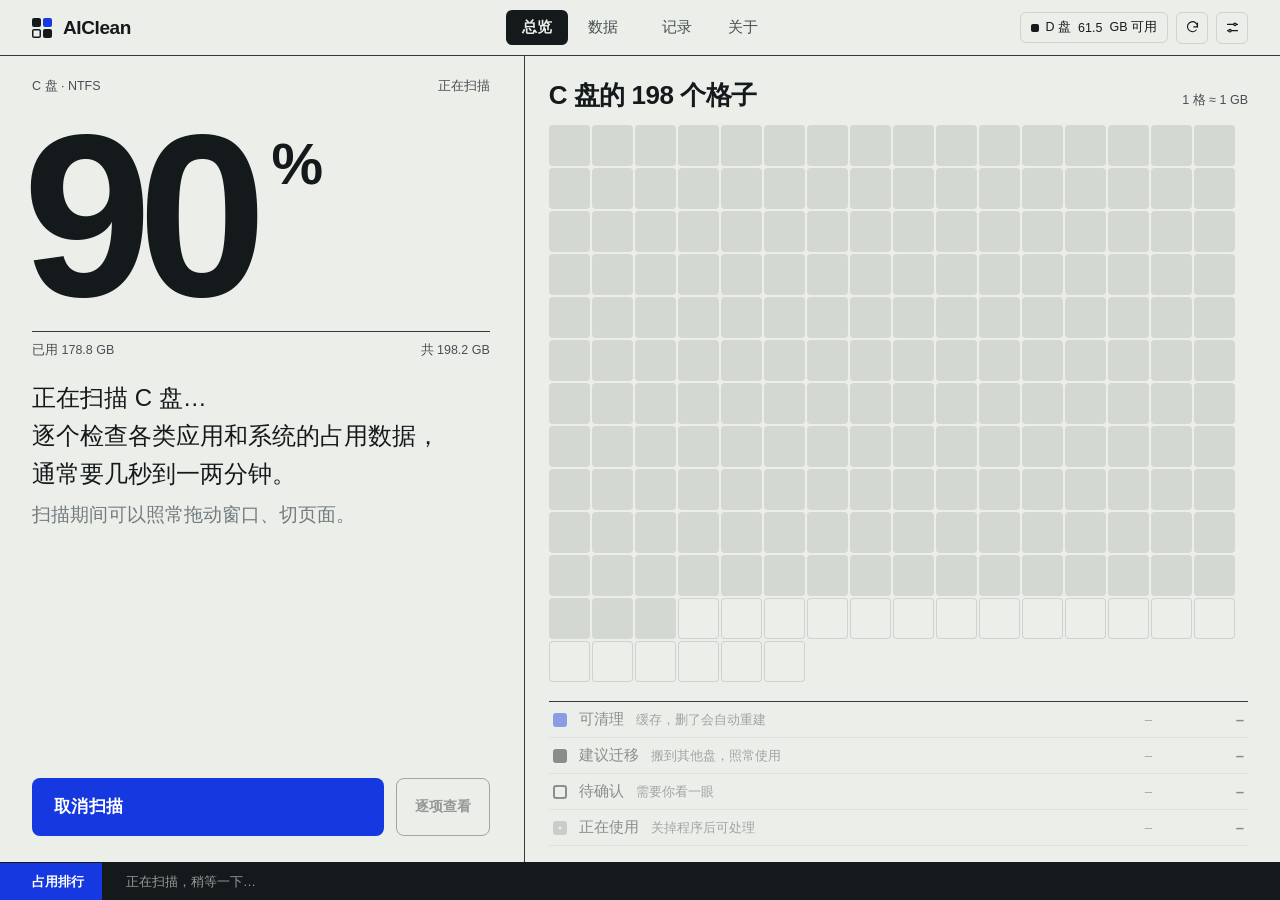
<file: aiclean/web/src/index.html>
<!doctype html>
<html lang="zh-CN" data-theme="fog">
<head>
<meta charset="utf-8">
<meta name="viewport" content="width=device-width,initial-scale=1">
<title>AIClean</title>
<!-- @CSS@ -->
<script>if(!document.querySelector("style"))document.write('<link rel="stylesheet" href="css/app.css">')</script>
</head>
<body>
<div id="app">
  <header class="top" data-drag>
    <!-- LOGO 位：换成你自己的 logo 时，替换 .lg 这个 span（保持高度约 20px 即可） -->
    <div class="logo"><span class="lg" aria-hidden="true"><i></i><i></i><i></i><i></i></span><span>AIClean</span></div>
    <nav class="nav" id="nav">
      <a data-go="home">总览</a>
      <a data-go="data">数据<span class="count n" id="nc-data"></span></a>
      <a data-go="quar" id="nav-quar" style="display:none">残留<span class="badge n" id="nc-quar"></span></a>
      <a data-go="logs">记录</a>
      <a data-go="about">关于</a>
    </nav>
    <div class="meta">
      <span class="chip" id="chip-drive" title="其他磁盘可用空间"></span>
      <button class="ibtn" id="btn-rescan" title="重新扫描" aria-label="重新扫描"><svg viewBox="0 0 24 24"><path d="M20 11A8 8 0 1 0 18 16"/><path d="M20 5v6h-6"/></svg></button>
      <button class="ibtn" data-go="settings" id="btn-settings" title="设置" aria-label="设置"><svg viewBox="0 0 24 24"><path d="M4 7h10M18 7h2M4 17h2M10 17h10"/><circle cx="16" cy="7" r="2"/><circle cx="8" cy="17" r="2"/></svg></button>
      <span class="wcap" id="wcap">
        <button class="wb" id="wb-min" title="最小化" aria-label="最小化"><svg viewBox="0 0 24 24"><path d="M5 12h14"/></svg></button>
        <button class="wb" id="wb-max" title="最大化/还原" aria-label="最大化"><svg viewBox="0 0 24 24"><rect x="6" y="6" width="12" height="12"/></svg></button>
        <button class="wb wb-x" id="wb-close" title="关闭" aria-label="关闭"><svg viewBox="0 0 24 24"><path d="M6 6l12 12M18 6 6 18"/></svg></button>
      </span>
    </div>
  </header>

  <main id="view">
    <!-- 总览 -->
    <section class="page" id="p-home">
      <div class="home">
        <div class="l">
          <div class="eyebrow"><span id="h-drive">C 盘 · 本地磁盘</span><span id="h-when"></span></div>
          <div class="huge n"><span id="h-pct">–</span><sup>%</sup></div>
          <div class="cap n"><span id="h-used"></span><span id="h-total"></span></div>
          <p class="say" id="h-say"></p>
          <div class="acts">
            <button class="hold" id="h-hold"><span class="holdt" id="h-holdt"></span><span class="pips" aria-hidden="true"></span></button>
            <button class="ghost" id="h-ghost" data-go="data">逐项查看</button>
          </div>
        </div>
        <div class="r" id="h-r">
          <div class="rh"><h2 id="h-title">C 盘的格子</h2><span id="h-unit"></span></div>
          <div class="gridbox" id="h-gridbox"><div id="grid"></div></div>
          <div class="key" id="h-key"></div>
          <div class="tip" id="tip"></div>
        </div>
      </div>
    </section>
    <section class="page" id="p-data"></section>
    <section class="page" id="p-quar"></section>
    <section class="page" id="p-logs"></section>
    <section class="page" id="p-settings"></section>
    <section class="page" id="p-about"></section>
  </main>

  <footer class="tick" id="tick"><span class="lab">占用排行</span><div class="runwrap"><div class="run" id="tick-run"></div></div></footer>
</div>

<div id="dlg-root"></div>
<div id="toast" role="status" aria-live="polite"></div>
<!-- @JS@ -->
<script>if(!window.AIC_PACKED)["00-core","10-model","20-home","30-data","40-quar-logs","50-settings","60-about","90-init"].forEach(function(f){document.write('<script src="js/'+f+'.js"><\/script>')})</script>
</body>
</html>
</file>
<file: styles/tokens.css>
/* ============================================================
   AIClean 官网 · design tokens
   三套主题与产品端完全一致。先定义"调色盘常量"（--t-*），
   再映射到语义变量（--bg/--ink/...）。这样做的原因：
   主题预览圆点、锁色区块（ikb 主题秀 / ink 页脚）需要在
   当前主题之外引用另一套主题的色值，常量让它们得以复用。
   ============================================================ */
@layer tokens {

  :root {
    /* ---------- fog · 雾白 ---------- */
    --t-fog-bg:      #ECEEEA;
    --t-fog-surface: #F6F7F4;
    --t-fog-ink:     #141A1C;
    --t-fog-ink2:    #465053;
    --t-fog-ink3:    #727C7F;
    --t-fog-hair:    rgba(20,26,28,.13);
    --t-fog-rule:    rgba(20,26,28,.85);
    --t-fog-hover:   rgba(20,26,28,.06);
    --t-fog-acc:     #1638E0;
    --t-fog-accd:    #0E27A8;
    --t-fog-onacc:   #FFFFFF;
    --t-fog-spark:   #CBF73C;
    --t-fog-danger:  #C2321D;
    --t-fog-ok:      #16794C;
    --t-fog-warn:    #B45309;
    --t-fog-sys:     #D3D8D3;
    --t-fog-lock:    #9FA7A4;

    /* ---------- ikb · 克莱因蓝 ---------- */
    --t-ikb-bg:      #0B2FC2;
    --t-ikb-surface: #0A28A8;
    --t-ikb-ink:     #F5F7FF;
    --t-ikb-ink2:    rgba(245,247,255,.8);
    --t-ikb-ink3:    rgba(245,247,255,.58);
    --t-ikb-hair:    rgba(245,247,255,.2);
    --t-ikb-rule:    rgba(245,247,255,.85);
    --t-ikb-hover:   rgba(245,247,255,.1);
    --t-ikb-acc:     #D9FF3F;
    --t-ikb-accd:    #B6DD12;
    --t-ikb-onacc:   #081A6E;
    --t-ikb-spark:   #FFFFFF;
    --t-ikb-danger:  #FFB4A6;
    --t-ikb-ok:      #D9FF3F;
    --t-ikb-warn:    #FFD34F;
    --t-ikb-sys:     rgba(255,255,255,.16);
    --t-ikb-lock:    rgba(255,255,255,.42);

    /* ---------- ink · 夜墨（默认） ---------- */
    --t-ink-bg:      #121516;
    --t-ink-surface: #1A1E1F;
    --t-ink-ink:     #E8ECEA;
    --t-ink-ink2:    #A9B2B0;
    --t-ink-ink3:    #7C8684;
    --t-ink-hair:    rgba(232,236,234,.13);
    --t-ink-rule:    rgba(232,236,234,.7);
    --t-ink-hover:   rgba(232,236,234,.07);
    --t-ink-acc:     #5B7CFF;
    --t-ink-accd:    #3F5FE6;
    --t-ink-onacc:   #FFFFFF;
    --t-ink-spark:   #CBF73C;
    --t-ink-danger:  #FF8D7A;
    --t-ink-ok:      #7FD9A8;
    --t-ink-warn:    #F0B45A;
    --t-ink-sys:     #2B3132;
    --t-ink-lock:    #5C6563;

    /* ---------- 字体 / 尺寸 / 动效 ---------- */
    --font-display: "Segoe UI Variable Display","Segoe UI","Microsoft YaHei UI",sans-serif;
    --font-body:    "Segoe UI Variable Text","Segoe UI","Microsoft YaHei UI",sans-serif;
    --font-mono:    "Cascadia Mono","Consolas",monospace;

    --radius-s: 8px;
    --radius-m: 12px;
    --radius-l: 16px;

    --nav-h: 56px;
    --wrap: 1080px;

    --ease-out: cubic-bezier(.2,.8,.2,1);
    --ease-spring: cubic-bezier(.2,.9,.3,1.15);
    --dur: .35s;
  }

  /* ---------- 主题映射 ---------- */
  /* 不硬编码在 html 上，而是 data-theme 显式指定，便于 JS 与锁色区块复用同一套选择器 */
  html[data-theme="fog"] {
    color-scheme: light;
    --bg: var(--t-fog-bg);       --surface: var(--t-fog-surface);
    --ink: var(--t-fog-ink);     --ink2: var(--t-fog-ink2);   --ink3: var(--t-fog-ink3);
    --hair: var(--t-fog-hair);   --rule: var(--t-fog-rule);   --hover: var(--t-fog-hover);
    --acc: var(--t-fog-acc);     --acc-d: var(--t-fog-accd);  --onacc: var(--t-fog-onacc);
    --spark: var(--t-fog-spark); --danger: var(--t-fog-danger);
    --ok: var(--t-fog-ok);       --warn: var(--t-fog-warn);
    --sys: var(--t-fog-sys);     --lock: var(--t-fog-lock);
  }

  html[data-theme="ikb"] {
    color-scheme: dark;
    --bg: var(--t-ikb-bg);       --surface: var(--t-ikb-surface);
    --ink: var(--t-ikb-ink);     --ink2: var(--t-ikb-ink2);   --ink3: var(--t-ikb-ink3);
    --hair: var(--t-ikb-hair);   --rule: var(--t-ikb-rule);   --hover: var(--t-ikb-hover);
    --acc: var(--t-ikb-acc);     --acc-d: var(--t-ikb-accd);  --onacc: var(--t-ikb-onacc);
    --spark: var(--t-ikb-spark); --danger: var(--t-ikb-danger);
    --ok: var(--t-ikb-ok);       --warn: var(--t-ikb-warn);
    --sys: var(--t-ikb-sys);     --lock: var(--t-ikb-lock);
  }

  html[data-theme="ink"],
  html:not([data-theme]) {           /* 未指定时回退到默认夜墨 */
    color-scheme: dark;
    --bg: var(--t-ink-bg);       --surface: var(--t-ink-surface);
    --ink: var(--t-ink-ink);     --ink2: var(--t-ink-ink2);   --ink3: var(--t-ink-ink3);
    --hair: var(--t-ink-hair);   --rule: var(--t-ink-rule);   --hover: var(--t-ink-hover);
    --acc: var(--t-ink-acc);     --acc-d: var(--t-ink-accd);  --onacc: var(--t-ink-onacc);
    --spark: var(--t-ink-spark); --danger: var(--t-ink-danger);
    --ok: var(--t-ink-ok);       --warn: var(--t-ink-warn);
    --sys: var(--t-ink-sys);     --lock: var(--t-ink-lock);
  }

  /* ---------- 锁色区块 ----------
     主题展示区固定克莱因蓝、页脚固定夜墨——把常量再映射一次即可，
     区块内部所有组件自动跟随，不随页面主题变化。 */
  .theme-ikb {
    --bg: var(--t-ikb-bg);       --surface: var(--t-ikb-surface);
    --ink: var(--t-ikb-ink);     --ink2: var(--t-ikb-ink2);   --ink3: var(--t-ikb-ink3);
    --hair: var(--t-ikb-hair);   --rule: var(--t-ikb-rule);   --hover: var(--t-ikb-hover);
    --acc: var(--t-ikb-acc);     --acc-d: var(--t-ikb-accd);  --onacc: var(--t-ikb-onacc);
    --spark: var(--t-ikb-spark); --danger: var(--t-ikb-danger);
    --ok: var(--t-ikb-ok);       --warn: var(--t-ikb-warn);
    --sys: var(--t-ikb-sys);     --lock: var(--t-ikb-lock);
  }
  .theme-fog {
    --bg: var(--t-fog-bg);       --surface: var(--t-fog-surface);
    --ink: var(--t-fog-ink);     --ink2: var(--t-fog-ink2);   --ink3: var(--t-fog-ink3);
    --hair: var(--t-fog-hair);   --rule: var(--t-fog-rule);   --hover: var(--t-fog-hover);
    --acc: var(--t-fog-acc);     --acc-d: var(--t-fog-accd);  --onacc: var(--t-fog-onacc);
    --spark: var(--t-fog-spark); --danger: var(--t-fog-danger);
    --ok: var(--t-fog-ok);       --warn: var(--t-fog-warn);
    --sys: var(--t-fog-sys);     --lock: var(--t-fog-lock);
  }
  .theme-ink {
    --bg: var(--t-ink-bg);       --surface: var(--t-ink-surface);
    --ink: var(--t-ink-ink);     --ink2: var(--t-ink-ink2);   --ink3: var(--t-ink-ink3);
    --hair: var(--t-ink-hair);   --rule: var(--t-ink-rule);   --hover: var(--t-ink-hover);
    --acc: var(--t-ink-acc);     --acc-d: var(--t-ink-accd);  --onacc: var(--t-ink-onacc);
    --spark: var(--t-ink-spark); --danger: var(--t-ink-danger);
    --ok: var(--t-ink-ok);       --warn: var(--t-ink-warn);
    --sys: var(--t-ink-sys);     --lock: var(--t-ink-lock);
  }

  /* ---------- @property 注册 ----------
     让自定义属性可被 transition/animation 插值：
     --mx/--my 卡片光标光斑坐标；--hold 按住按钮进度；--beam 扫描光束位置。 */
  @property --mx   { syntax: "<length-percentage>"; inherits: true; initial-value: 50%; }
  @property --my   { syntax: "<length-percentage>"; inherits: true; initial-value: 50%; }
  /* --hold 写在按钮上、被填充层子元素 var() 读取 → 必须可继承 */
  @property --hold { syntax: "<number>"; inherits: true; initial-value: 0; }
  /* 格子 transform 链里需要平滑过渡的因子：--fc 类聚焦放大、--fs 闪缩 */
  @property --fc   { syntax: "<number>"; inherits: true; initial-value: 1; }
  @property --fs   { syntax: "<number>"; inherits: true; initial-value: 1; }
}
</file>
<file: styles/base.css>
/* ============================================================
   base · 层顺序声明 + reset + 元素排版
   ============================================================ */

/* 层顺序在此一次性声明（reset 规则少，并入本文件开头） */
@layer reset, tokens, base, layout, components, effects;

@layer reset {
  *, *::before, *::after { box-sizing: border-box; }
  * { margin: 0; }

  html {
    -webkit-text-size-adjust: 100%;
    text-size-adjust: 100%;
    scroll-padding-top: calc(var(--nav-h) + 28px); /* 锚点跳转避开浮动导航 */
  }

  body {
    min-height: 100dvh;
    -webkit-font-smoothing: antialiased;
    text-rendering: optimizeLegibility;
    overflow-x: hidden;
  }

  img, picture, svg, video { display: block; max-width: 100%; }
  img { height: auto; }

  input, button, textarea, select { font: inherit; color: inherit; }
  button { cursor: pointer; background: none; border: 0; padding: 0; }

  ul[role="list"], ol[role="list"] { list-style: none; padding: 0; }

  a { color: inherit; }
}

@layer base {
  body {
    font-family: var(--font-body);
    font-size: 16px;
    line-height: 1.65;
    color: var(--ink);
    background: var(--bg);
    font-optical-sizing: auto; /* Segoe Variable 的光学校正：大字自动收紧 */
    transition: background-color .35s ease, color .35s ease; /* 主题切换柔化（无 view-transition 时兜底） */
  }

  h1, h2, h3, h4 {
    font-family: var(--font-display);
    font-weight: 650;
    line-height: 1.12;
    letter-spacing: -0.02em;   /* 中文负字距取保守值 */
    text-wrap: balance;
  }

  p { text-wrap: pretty; }

  /* ---------- 全页质感层 ----------
     ① 胶片颗粒：极淡的 feTurbulence 灰噪铺满全页，平面色立刻有"纸感"。
     ② 暗角：视口四边轻微压暗，视线自然收向中央。两层均不挡交互。 */
  body::before {
    content: "";
    position: fixed;
    inset: 0;
    z-index: 300;
    pointer-events: none;
    background-image: url("data:image/svg+xml,%3Csvg xmlns='http://www.w3.org/2000/svg' width='300' height='300'%3E%3Cfilter id='n'%3E%3CfeTurbulence type='fractalNoise' baseFrequency='0.78' numOctaves='2' stitchTiles='stitch'/%3E%3CfeColorMatrix type='saturate' values='0'/%3E%3C/filter%3E%3Crect width='100%25' height='100%25' filter='url(%23n)'/%3E%3C/svg%3E");
    opacity: .032;
  }
  body::after {
    content: "";
    position: fixed;
    inset: 0;
    z-index: 299;
    pointer-events: none;
    background: radial-gradient(125% 92% at 50% 42%, transparent 58%, rgba(0, 0, 0, .13));
  }
  html[data-theme="fog"] body::after {
    background: radial-gradient(125% 92% at 50% 42%, transparent 62%, rgba(0, 0, 0, .06));
  }

  a {
    text-decoration: none;
    transition: color .2s ease;
  }

  code, kbd, samp, pre {
    font-family: var(--font-mono);
    font-size: .92em;
  }

  ::selection {
    background: var(--acc);
    color: var(--onacc);
  }

  /* 全局统一的键盘可见焦点；鼠标点击不出现 */
  :focus { outline: none; }
  :focus-visible {
    outline: 2px solid var(--acc);
    outline-offset: 3px;
    border-radius: 4px;
  }

  /* 滚动条跟着主题走，窄、克制 */
  ::-webkit-scrollbar { width: 10px; height: 10px; }
  ::-webkit-scrollbar-thumb {
    background: var(--lock);
    border: 3px solid var(--bg);
    border-radius: 8px;
  }
  ::-webkit-scrollbar-track { background: transparent; }

  .mono {
    font-family: var(--font-mono);
    font-variant-numeric: tabular-nums;
  }

  /* 屏幕阅读器专用 */
  .sr-only {
    position: absolute;
    width: 1px; height: 1px;
    padding: 0; margin: -1px;
    overflow: hidden;
    clip: rect(0 0 0 0);
    white-space: nowrap;
    border: 0;
  }
}
</file>
<file: styles/layout.css>
/* ============================================================
   layout · 中轴构图骨架
   原则：所有区块以屏幕中轴为准。背景和图形铺满整个视口，
   文字集中在中轴一条窄栏。不用左右分栏，不用卡片栅格。
   ============================================================ */
@layer layout {

  /* ---------- 钉子舞台 ----------
     只有两处钉住：演示区（demo）和主题区（faces）。
     data-scrub="pin" 的 section 比视口高，里面的 __stage
     sticky 一屏，滚动进度 --p 由 scroll.js 提供 */
  .demo__stage,
  .faces__stage {
    position: sticky;
    top: 0;
    height: 100vh;
    height: 100dvh;
    overflow: hidden;
  }

  .demo  { height: 264vh; }  /* 滚动距离 1.64 屏，≤3 屏 */
  .faces { height: 206vh; }  /* 滚动距离 1.06 屏，≤2 屏 */

  /* 减动效：演示区解钉，直接显示静态对比图（由 components.css 控制显隐） */
  @media (prefers-reduced-motion: reduce) {
    .demo { height: auto; }
    .demo__stage { position: relative; height: auto; overflow: visible; }
  }

  /* ---------- 铺满视口的格子底 ---------- */
  .cells {
    display: grid;
    grid-template-columns: repeat(18, 1fr);
    grid-template-rows: repeat(11, 1fr);
    gap: clamp(3px, .55vw, 9px);
  }
  /* 竖屏转 11×18 */
  @media (max-aspect-ratio: 1/1) {
    .cells {
      grid-template-columns: repeat(11, 1fr);
      grid-template-rows: repeat(18, 1fr);
    }
  }

  .gmap {
    position: absolute;
    inset: 0;
  }

  .cell {
    border-radius: clamp(2px, .3vw, 6px);
    min-width: 0;
    min-height: 0;
  }

  /* 主题屏三层脸叠在同一格 */
  .faces__stage { display: grid; place-items: center; }
  .face {
    grid-area: 1 / 1;
    width: 100%;
    height: 100%;
  }

  /* ---------- 下载屏 ---------- */
  .dl {
    position: relative;
    min-height: 100vh;
    min-height: 100dvh;
    display: grid;
    place-items: center;
    overflow: hidden;
  }
  .dl__grid {
    position: absolute;
    inset: 0;
    padding: clamp(8px, 1.4vmin, 20px);
    z-index: 0;
  }
  .dl__in {
    position: relative;
    z-index: 2;
    text-align: center;
    width: min(92vw, 44em);
  }

  /* ---------- 窄屏降级：解钉，纵向排 ---------- */
  @media (max-width: 900px) {
    .faces { height: auto; }
    .faces__stage {
      position: relative;
      height: auto;
      overflow: visible;
      display: block;
    }
    .face {
      height: auto;
      min-height: 80vh;
      display: grid;
      place-items: center;
      padding: 4vh 0;
    }
  }
}
</file>
<file: styles/components.css>
/* ============================================================
   components · 所有组件
   层级从 layout 往下：导航 → 按钮 → 格子十态 →
   首屏 → 三件事 → 演示 → 功能卡片 → 字带 → 主题 → 安全 → 下载 → 页脚
   ============================================================ */
@layer components {

  /* ---------- 导航 ---------- */
  .sentinel { position: absolute; top: 0; left: 0; width: 1px; height: 1px; }
  .nav {
    position: fixed;
    top: 0; left: 0; right: 0;
    z-index: 50;
    display: flex;
    justify-content: center;
    padding: 0 clamp(10px, 1.4vw, 20px);
  }
  .nav__in {
    display: flex;
    align-items: center;
    gap: clamp(14px, 2vw, 28px);
    width: min(100%, 1240px);
    height: var(--nav-h);
    padding: 0 clamp(14px, 1.8vw, 26px);
    border-radius: 0 0 14px 14px;
    transition: background-color .3s, box-shadow .3s, backdrop-filter .3s;
  }
  .nav--glass .nav__in {
    background: color-mix(in oklch, var(--bg), transparent 18%);
    -webkit-backdrop-filter: blur(10px) saturate(1.15);
    backdrop-filter: blur(10px) saturate(1.15);
    box-shadow: 0 1px 0 var(--hair), 0 10px 34px -18px rgba(0, 0, 0, .4);
  }
  .nav__brand {
    display: flex; align-items: center; gap: 9px;
    font-weight: 700; font-size: 15px; letter-spacing: .01em;
  }
  .nav__links { display: flex; gap: clamp(6px, 1vw, 14px); margin-left: auto; }
  .nav__links a {
    font-size: 13.5px; color: var(--ink2);
    padding: 5px 11px;
    border-radius: 7px;
    transition: color .18s ease, background-color .18s ease;
  }
  .nav__links a:hover { color: var(--ink); background: var(--hover); }
  .nav__right { display: flex; align-items: center; gap: 14px; }
  .tdots { display: flex; gap: 7px; }
  .tdot {
    width: 14px; height: 14px;
    border-radius: 4px;
    border: 1.5px solid var(--lock);
    transition: transform .2s, box-shadow .2s;
  }
  .tdot:hover { transform: scale(1.15); }
  .tdot[aria-pressed="true"] { box-shadow: 0 0 0 2px var(--bg), 0 0 0 3.5px var(--acc); }
  .tdot--fog { background: #ECEEEA; }
  .tdot--ikb { background: #0B2FC2; border-color: #0B2FC2; }
  .tdot--ink { background: #121516; }

  /* ---------- 按钮 ---------- */
  .btn {
    display: inline-flex; align-items: center; justify-content: center;
    height: 42px; padding: 0 22px;
    border-radius: 9px;
    font-size: 14px; font-weight: 600;
    transition: transform .15s ease, background-color .2s, box-shadow .2s;
  }
  .btn:active { transform: scale(.97); }
  .btn--solid {
    background-color: var(--acc);
    background-image: linear-gradient(180deg, rgba(255,255,255,.14), transparent 62%);
    color: var(--onacc);
    /* 顶光 + 内描边 + 底沿暗线 + 同色投影：按下去有厚度的实心键 */
    box-shadow: inset 0 0 0 1px rgba(255,255,255,.1),
                inset 0 -1.5px 0 rgba(0, 0, 0, .16),
                0 8px 24px -12px color-mix(in oklch, var(--acc) 70%, transparent);
  }
  .btn--solid:hover {
    background-color: var(--acc-d);
    transform: translateY(-1px);
    box-shadow: inset 0 0 0 1px rgba(255,255,255,.12),
                0 14px 30px -12px color-mix(in oklch, var(--acc) 82%, transparent);
  }
  .btn--solid:active { transform: translateY(0) scale(.97); }
  .nav__cta { height: 36px; padding: 0 16px; font-size: 13px; }
  .tlink { font-size: 14px; color: var(--ink2); }
  .tlink:hover { color: var(--ink); }
  .tlink .arr { display: inline-block; transition: translate .2s var(--ease-out); }
  .tlink:hover .arr { translate: 3px 0; }

  /* ========== 格子十态 ==========
     五类占用各自连成整块，转黑白也要能互相分清：
     实色（系统/可清理/建议迁移）· 圆点（正在使用）·
     细描边（仅统计）· 粗描边（待确认）· 虚线（空闲/已腾出）。 */
  .cell          { background: transparent; box-shadow: 0 0 0 1px var(--hair) inset; }
  /* 实色格加一线顶光底影，像素块也有体积感 */
  .cell--sys     { background: var(--sys); box-shadow: inset 0 1px 0 rgba(255,255,255,.09), inset 0 -1px 0 rgba(0,0,0,.07); }
  /* 演示区里的系统灰格：比底色明显亮一截，三套主题通用（向墨色混） */
  .gmap .cell--sys, .rmgrid .cell--sys {
    background: color-mix(in oklab, var(--sys), var(--ink) 26%);
  }
  .cell--clean   { background: var(--acc); box-shadow: inset 0 1px 0 rgba(255,255,255,.16), inset 0 -1px 0 rgba(0,0,0,.12); }
  .cell--move    { background: var(--ink); box-shadow: inset 0 1px 0 rgba(255,255,255,.14), inset 0 -1px 0 rgba(0,0,0,.1); }
  .cell--confirm { box-shadow: 0 0 0 2.5px var(--ink) inset; }
  .cell--busy    { background: var(--sys); box-shadow: inset 0 1px 0 rgba(255,255,255,.09), inset 0 -1px 0 rgba(0,0,0,.07); position: relative; }
  .gmap .cell--busy, .rmgrid .cell--busy {
    background: color-mix(in oklab, var(--sys), var(--ink) 26%);
  }
  .cell--busy::after {
    content: ""; position: absolute; inset: 0; margin: auto;
    width: 22%; height: 22%; border-radius: 50%;
    background: var(--ink2);
  }
  .cell--stat    { box-shadow: 0 0 0 1.5px var(--lock) inset; }
  /* 演示区里细描边类提亮一档，调光状态下黑白也可辨（同 sys 的混墨手法） */
  .gmap .cell--stat, .rmgrid .cell--stat {
    box-shadow: 0 0 0 1.5px color-mix(in oklab, var(--lock), var(--ink) 38%) inset;
  }
  .cell--free    { box-shadow: none; outline: 1.5px dashed var(--lock); outline-offset: -1.5px; }
  .gmap .cell--free, .rmgrid .cell--free {
    outline-color: color-mix(in oklab, var(--lock), var(--ink) 30%);
  }

  /* 未识别态：第 1 步里没被点亮的格统一成暗块，盖住一切类别样式 */
  .gmap .cell.is-un {
    background: color-mix(in oklab, var(--sys), var(--ink) 9%);
    box-shadow: inset 0 1px 0 rgba(255, 255, 255, .04);
    outline: none;
  }
  .gmap .cell.is-un::after { opacity: 0; }
  .cell--warn    { background: var(--warn); box-shadow: inset 0 1px 0 rgba(255,255,255,.16), inset 0 -1px 0 rgba(0,0,0,.12); }
  .cell--res     { background: color-mix(in oklch, var(--acc), transparent 78%);
                   box-shadow: 0 0 0 2px var(--acc) inset; }
  .cell--scan    { background: var(--acc); box-shadow: inset 0 1px 0 rgba(255,255,255,.16), inset 0 -1px 0 rgba(0,0,0,.12); }

  /* 清理三段态：闪 → 留下“已腾出”虚框（ok 色虚描边 + 淡底，和原本的空闲区分开） */
  .cell.is-flash { background: var(--spark); box-shadow: none; --fs: .55; }
  .cell.is-freed, .cell--freed {
    background: color-mix(in oklab, var(--ok) 14%, transparent);
    box-shadow: none;
    outline: 1.5px dashed var(--ok);
    outline-offset: -1.5px;
  }

  /* 搬走：原位留下带箭头的链接标记 */
  .cell.is-moved, .cell--moved {
    background: transparent;
    box-shadow: none;
    outline: 1.5px dashed var(--lock);
    outline-offset: -1.5px;
    transform: none;
    position: relative;
  }
  .cell.is-moved::after, .cell--moved::after {
    content: "↗"; position: absolute; inset: 0;
    display: grid; place-items: center;
    font-size: 11px; font-style: normal; color: var(--ink3);
  }

  /* ========== 屏 1 · 这是什么 ========== */
  .hero {
    position: relative;
    background:
      radial-gradient(64% 40% at 50% 6%,
        color-mix(in oklch, var(--acc) 8%, transparent), transparent 72%),
      var(--bg);
    padding-top: calc(var(--nav-h) + 24px + clamp(14px, 4vh, 46px));
    text-align: center;
    overflow: hidden;
  }
  /* 斜向光束：一条压暗的强调色光带斜切过首屏上部，克制但有体积感 */
  .hero::before {
    content: "";
    position: absolute;
    top: -14%; left: -12%;
    width: 124%; height: 46%;
    z-index: 0;
    background: linear-gradient(102deg,
      transparent 34%,
      color-mix(in oklch, var(--acc), transparent 87%) 50%,
      transparent 66%);
    transform: rotate(-7deg);
    filter: blur(26px);
    pointer-events: none;
  }
  /* 极淡格线底纹，指针附近稍亮；只是细线，不是色块 */
  .gridbg {
    position: absolute;
    inset: 0;
    z-index: 0;
    pointer-events: none;
    --cs: clamp(38px, 4.4vmin, 64px);
    background-image:
      repeating-linear-gradient(90deg, var(--hair) 0 1px, transparent 1px var(--cs)),
      repeating-linear-gradient(0deg,  var(--hair) 0 1px, transparent 1px var(--cs));
    opacity: .5;
  }
  .gridbg::after {
    content: "";
    position: absolute;
    inset: 0;
    background-image:
      repeating-linear-gradient(90deg, color-mix(in oklab, var(--ink) 30%, transparent) 0 1px, transparent 1px var(--cs)),
      repeating-linear-gradient(0deg,  color-mix(in oklab, var(--ink) 30%, transparent) 0 1px, transparent 1px var(--cs));
    -webkit-mask-image: radial-gradient(240px circle at var(--mx, -400px) var(--my, -400px), #000, transparent 100%);
            mask-image: radial-gradient(240px circle at var(--mx, -400px) var(--my, -400px), #000, transparent 100%);
  }
  /* 大标题统一做自上而下的淡渐隐，金属感来自层次而不是描边 */
  .h1, .feats__t, .safe__t, .dl__t {
    background: linear-gradient(180deg,
      var(--ink) 48%,
      color-mix(in oklab, var(--ink), transparent 34%));
    -webkit-background-clip: text;
    background-clip: text;
    -webkit-text-fill-color: transparent;
    color: transparent;
  }
  /* letterpress：亮主题字下压一线受光面，暗主题压一线陷影——
     印刷品的"刻"感，只有放大看才察觉得到 */
  html[data-theme="fog"] :is(.h1, .feats__t, .safe__t, .dl__t, .t b, .demo__read b) {
    text-shadow: 0 1px 0 rgba(255, 255, 255, .6);
  }
  html:not([data-theme="fog"]) :is(.h1, .feats__t, .safe__t, .dl__t, .t b, .demo__read b) {
    text-shadow: 0 1.5px 0 rgba(0, 0, 0, .28);
  }
  .hero__in { position: relative; z-index: 1; padding: 0 5vw; }
  .hero__eyebrow {
    font-size: 13px;
    color: var(--acc);
    letter-spacing: .14em;
    font-weight: 600;
  }
  .h1 {
    margin-top: clamp(14px, 2.6vh, 30px);
    font-size: clamp(32px, 4.4vw, 64px);
    font-weight: 700;
    letter-spacing: -.025em;
    line-height: 1.12;
  }
  .hero__d {
    margin: clamp(14px, 2.6vh, 28px) auto 0;
    max-width: 40em;
    font-size: clamp(15px, 1.3vw, 18px);
    line-height: 1.7;
    color: var(--ink2);
  }
  .hero__ctas {
    margin-top: clamp(20px, 3.6vh, 40px);
    display: flex;
    justify-content: center;
    align-items: center;
    gap: clamp(14px, 2vw, 24px);
  }
  .hero__meta {
    margin-top: clamp(14px, 2.6vh, 26px);
    display: flex;
    justify-content: center;
    flex-wrap: wrap;
    gap: 8px;
    font-size: 12.5px;
    color: var(--ink3);
  }
  /* 系统信息做成小药丸：发丝边 + 顶光，App Store 元数据的观感 */
  .hero__meta span, .dl__sys span {
    padding: 4px 12px;
    border: 1px solid var(--hair);
    border-radius: 999px;
    background: color-mix(in oklab, var(--surface) 60%, transparent);
    box-shadow: inset 0 1px 0 color-mix(in oklab, var(--ink) 5%, transparent);
  }
  /* 真实截图：居中完整展示，带窗口栏，滚动时轻微回正上移 */
  .hero__shot {
    position: relative;
    z-index: 1;
    width: min(60vw, 1040px);
    margin: clamp(16px, 2.6vh, 30px) auto clamp(20px, 4vh, 46px);
    border-radius: 14px;
    overflow: hidden;
    box-shadow: 0 0 0 1px var(--hair),
                0 clamp(20px, 5vh, 60px) clamp(50px, 10vh, 120px) -30px rgba(0, 0, 0, .5);
    transform: perspective(1400px)
               rotateX(calc((1 - var(--p, 0)) * 5deg))
               translateY(calc(var(--p, 0) * -2vh));
    transform-origin: 50% 100%;
    --p: 0;
  }
  /* 截图顶部一线玻璃反光，窗口感来自高光不是边框 */
  .hero__shot::after, .win::after {
    content: "";
    position: absolute;
    inset: 0;
    pointer-events: none;
    background: linear-gradient(180deg, rgba(255,255,255,.055), transparent 18%);
  }
  .hero__shot img { width: 100%; height: auto; display: block; }

  /* ---------- 离屏跳绘 ----------
     滚出视口的静态区块跳过渲染；钉住区（demo/faces）和
     sticky 堆叠区（feats）不动，避免副作用。 */
  .trio  { content-visibility: auto; contain-intrinsic-size: auto 220px; }
  .band  { content-visibility: auto; contain-intrinsic-size: auto 180px; }
  .safe  { content-visibility: auto; contain-intrinsic-size: auto 1100px; }
  .dl    { content-visibility: auto; contain-intrinsic-size: auto 1000px; }
  .footer{ content-visibility: auto; contain-intrinsic-size: auto 620px; }

  /* ========== 屏 2 · 三件事 ========== */
  .trio {
    display: grid;
    grid-template-columns: repeat(3, minmax(0, 1fr));
    padding: clamp(18px, 3.6vh, 44px) max(4vw, calc(50% - 620px));
    background: var(--bg);
    border-top: 1px solid var(--hair);
    text-align: center;
  }
  .t { padding: 0 clamp(16px, 3vw, 52px); }
  /* 栏间发丝竖线，报刊分栏的秩序感 */
  .t + .t { border-left: 1px solid var(--hair); }
  .t b {
    display: block;
    font-family: var(--font-display);
    font-size: clamp(30px, 3.8vw, 54px);
    font-weight: 700;
    letter-spacing: -.02em;
  }
  .t p {
    margin-top: clamp(8px, 1.6vh, 16px);
    font-size: 15px;
    line-height: 1.7;
    color: var(--ink2);
  }

  /* ========== 屏 2 · 演示（钉住，三步） ==========
     格子图是绝对主角，固定在屏幕中央。五类占用连成整块，
     引线标注常驻在格图外侧，累计读数和 D 盘在右外侧。
     三步之间只换说明文字和格子状态，其他元素位置不动。 */
  .demo { position: relative; }
  .demo__stage {
    /* 氛围：格图后方一团极淡的强调色环境光，文字仍落在净底上 */
    background:
      radial-gradient(58% 42% at 50% 46%,
        color-mix(in oklch, var(--acc) 9%, transparent), transparent 72%),
      var(--bg);
    display: flex;
    flex-direction: column;
    align-items: center;
    justify-content: center;
    gap: clamp(5px, .9vh, 10px);
    padding: calc(var(--nav-h) + 24px) 4vw 8px;
    isolation: isolate;
  }
  /* 舞台底下铺一层极淡发丝网格，向中央收拢——和首屏 gridbg 同一语言 */
  .demo__stage::before {
    content: "";
    position: absolute;
    inset: 0;
    z-index: 0;
    pointer-events: none;
    --cs: clamp(38px, 4.4vmin, 64px);
    background-image:
      repeating-linear-gradient(90deg, var(--hair) 0 1px, transparent 1px var(--cs)),
      repeating-linear-gradient(0deg,  var(--hair) 0 1px, transparent 1px var(--cs));
    -webkit-mask-image: radial-gradient(64% 58% at 50% 46%, #000 26%, transparent 80%);
            mask-image: radial-gradient(64% 58% at 50% 46%, #000 26%, transparent 80%);
    opacity: .4;
  }
  .demo__head, .occwrap, .demo__tail { position: relative; z-index: 1; }

  .demo__corner {
    position: absolute;
    top: calc(var(--nav-h) + 16px);
    right: clamp(14px, 2vw, 30px);
    display: flex;
    align-items: center;
    gap: 14px;
    z-index: 3;
  }
  .demo__ind { font-size: 12.5px; color: var(--ink3); letter-spacing: .12em; }

  .gbtn {
    height: 30px;
    padding: 0 14px;
    border-radius: 999px;
    border: 1px solid var(--hair);
    background: transparent;
    color: var(--ink2);
    font-size: 12.5px;
    font-weight: 600;
    cursor: pointer;
    transition: border-color .2s, color .2s;
  }
  .gbtn:hover { border-color: var(--rule); color: var(--ink); background: var(--hover); }
  .gbtn.on { border-color: var(--acc); color: var(--acc); }

  .demo__head { text-align: center; }
  .demo__t {
    font-family: var(--font-display);
    font-size: clamp(21px, 2.3vw, 30px);
    font-weight: 700;
    letter-spacing: -.02em;
    line-height: 1.15;
  }
  .demo__d {
    margin-top: 6px;
    max-width: 46em;
    font-size: 15px;
    line-height: 1.5;
    color: var(--ink2);
  }

  /* 格图容器：宽 62%–70vw，上限 1180px；1366 下单格 ≈44px */
  .gmapwrap {
    position: relative;
    flex: none;
    width: min(64vw, 1180px);
    aspect-ratio: 18 / 11;
    z-index: 1;
  }
  .gmap { gap: 5px; }
  .gmap .cell { --o: 1; opacity: var(--o); }

  /* 步骤驱动 / 悬停驱动 的类聚焦：被讲到的类正向高亮，其余降到 40% */
  .gmapwrap[data-f="sys"] .cell:not(.cell--sys),
  .gmapwrap[data-f="stat"] .cell:not(.cell--stat),
  .gmapwrap[data-f="clean"] .cell:not(.cell--clean),
  .gmapwrap[data-f="confirm"] .cell:not(.cell--confirm),
  .gmapwrap[data-f="busy"] .cell:not(.cell--busy),
  .gmapwrap[data-f="move"] .cell:not(.cell--move),
  .gmapwrap[data-f="free"] .cell:not(.cell--free),
  .gmapwrap[data-hov="sys"] .cell:not(.cell--sys),
  .gmapwrap[data-hov="stat"] .cell:not(.cell--stat),
  .gmapwrap[data-hov="clean"] .cell:not(.cell--clean),
  .gmapwrap[data-hov="confirm"] .cell:not(.cell--confirm),
  .gmapwrap[data-hov="busy"] .cell:not(.cell--busy),
  .gmapwrap[data-hov="move"] .cell:not(.cell--move),
  .gmapwrap[data-hov="free"] .cell:not(.cell--free) { --o: .4; }

  .gmapwrap[data-f="sys"] .cell--sys,       .gmapwrap[data-hov="sys"] .cell--sys,
  .gmapwrap[data-f="stat"] .cell--stat,     .gmapwrap[data-hov="stat"] .cell--stat,
  .gmapwrap[data-f="clean"] .cell--clean,   .gmapwrap[data-hov="clean"] .cell--clean,
  .gmapwrap[data-f="confirm"] .cell--confirm, .gmapwrap[data-hov="confirm"] .cell--confirm,
  .gmapwrap[data-f="busy"] .cell--busy,     .gmapwrap[data-hov="busy"] .cell--busy,
  .gmapwrap[data-f="move"] .cell--move,     .gmapwrap[data-hov="move"] .cell--move,
  .gmapwrap[data-f="free"] .cell--free,     .gmapwrap[data-hov="free"] .cell--free {
    --o: 1;
    --fc: 1.06;
    outline: 2px solid var(--acc);
    outline-offset: -1px;
    box-shadow: 0 0 16px color-mix(in oklab, var(--acc) 42%, transparent);
    z-index: 2;
  }
  /* 已腾出 / 已搬走 的格子不吃焦点描边，保持自己的终态 */
  .gmapwrap[data-f] .cell.is-freed { --fc: 1; outline: 1.5px dashed var(--ok); outline-offset: -1.5px; box-shadow: none; }
  .gmapwrap[data-f] .cell.is-moved { --fc: 1; outline: 1.5px dashed var(--lock); outline-offset: -1.5px; box-shadow: none; }

  /* 聚焦行波：换类瞬间该类的格子按行主序逐格提亮扫过，--hd 由 JS 写延迟。
     用 ::before 透明度闪代替 filter——filter 逐帧光栅化，上百格同跑必卡 */
  .cell { position: relative; }
  .cell.hit::before {
    content: "";
    position: absolute;
    inset: 0;
    border-radius: inherit;
    background: var(--ink);
    opacity: 0;
    pointer-events: none;
    animation: hitflash .5s var(--ease-out) var(--hd, 0ms) both;
  }
  @keyframes hitflash {
    0%   { opacity: 0; }
    35%  { opacity: .5; }
    100% { opacity: 0; }
  }

  /* 扫光：聚焦换类时一道斜亮带扫过整张格图 */
  .sheen {
    position: absolute;
    inset: 0;
    z-index: 3;
    overflow: hidden;
    border-radius: 8px;
    pointer-events: none;
  }
  .sheen::before {
    content: "";
    position: absolute;
    inset: -20% -60%;
    background: linear-gradient(105deg,
      transparent 42%,
      color-mix(in oklch, var(--acc), transparent 62%) 50%,
      transparent 58%);
    transform: translateX(-120%);
    opacity: 0;
  }
  .sheen.go::before { animation: sheenx .7s var(--ease-out); }
  @keyframes sheenx {
    0%   { transform: translateX(-120%); opacity: 0; }
    15%  { opacity: 1; }
    85%  { opacity: 1; }
    100% { transform: translateX(120%); opacity: 0; }
  }

  /* 飞格轨迹虚线：第 3 步显形，让弧线看得见 */
  .flypath {
    position: absolute;
    inset: 0;
    z-index: 2;
    width: 100%;
    height: 100%;
    overflow: visible;
    pointer-events: none;
    opacity: 0;
    transition: opacity .4s;
  }
  .gmapwrap[data-step="2"] .flypath { opacity: .55; }
  .flypath path {
    fill: none;
    stroke: var(--ink3);
    stroke-width: 1.5;
    stroke-dasharray: 5 6;
    stroke-linecap: round;
  }
  .flypath .flydot { fill: var(--ink3); }

  /* 引线标注：常驻，从色块边缘拉到格图外侧，--ty 定纵向位置 */
  .glabel {
    position: absolute;
    top: var(--ty);
    z-index: 3;
    display: inline-flex;
    align-items: center;
    gap: 6px;
    font-size: 13px;
    color: var(--ink2);
    white-space: nowrap;
    transform: translateY(-50%);
    transition: color .2s;
  }
  .glabel b { font-weight: 600; color: var(--ink); font-variant-numeric: tabular-nums; }
  .glabel.on { color: var(--acc); font-weight: 700; }
  .glabel.on b { color: var(--acc); }
  .glabel.on::before { background: var(--acc); }
  .glabel::before {
    content: "";
    position: absolute;
    top: 50%;
    width: 20px;
    height: 1px;
    background: var(--lock);
  }
  .glabel[data-side="r"] { left: calc(100% + 28px); }
  .glabel[data-side="r"]::before { right: calc(100% + 4px); }
  .glabel[data-side="l"] { right: calc(100% + 28px); }
  .glabel[data-side="l"]::before { left: calc(100% + 4px); }
  /* 未识别的标注：随格子一起藏起来，识别时滑入 */
  .glabel { transition: color .2s, opacity .3s ease, translate .35s var(--ease-out); }
  .glabel.is-un { opacity: 0; }
  .glabel.is-un[data-side="r"] { translate: 8px 0; }
  .glabel.is-un[data-side="l"] { translate: -8px 0; }

  /* 右侧累计读数：≥64px，随清理滚动跳动 */
  .demo__read {
    position: absolute;
    left: calc(100% + 30px);
    top: -4px;
    z-index: 3;
    display: flex;
    flex-direction: column;
    white-space: nowrap;
    user-select: none;
  }
  .demo__readl { font-size: 13px; color: var(--ink3); }
  .demo__read b {
    display: inline-block;
    font-family: var(--font-display);
    font-size: clamp(64px, 8.2vh, 110px);
    font-weight: 800;
    line-height: 1;
    letter-spacing: -.03em;
    font-variant-numeric: tabular-nums;
    transform-origin: 0 100%;
  }
  .demo__read i {
    font-style: normal;
    font-size: clamp(18px, 2vh, 26px);
    font-weight: 700;
    color: var(--ink2);
  }

  /* 第 3 步出现的 D 盘方框，在读数下方 */
  .dbox {
    position: absolute;
    left: calc(100% + 30px);
    top: 40%;
    z-index: 3;
    display: flex;
    flex-direction: column;
    gap: 6px;
    opacity: 0;
    translate: 10px 0;
    visibility: hidden;
    transition: opacity .3s, translate .35s var(--ease-out), visibility .3s;
  }
  .gmapwrap[data-step="2"] .dbox { opacity: 1; translate: 0; visibility: visible; }
  .dbox__lbl { font-size: 12.5px; color: var(--ink3); letter-spacing: .1em; }
  .dbox__cells {
    display: flex;
    gap: 6px;
    padding: 9px;
    border: 1.5px dashed var(--lock);
    border-radius: 10px;
    /* 凹槽：白格飞进来落进一个"槽位"，不是贴在一个框上 */
    background: color-mix(in oklab, var(--ink) 4%, transparent);
    box-shadow: inset 0 1px 4px rgba(0, 0, 0, .16);
  }
  .dbox__cells i {
    width: 16px;
    height: 16px;
    border-radius: 4px;
    box-shadow: 0 0 0 1px var(--hair) inset;
    transition: background-color .25s;
  }
  .dbox__cells i.on { background: var(--ink); box-shadow: none; }

  /* 每清一格飘出的 +1 GB */
  .tag {
    position: absolute;
    z-index: 4;
    transform: translate(-50%, -90%);
    font-size: 14px;
    font-weight: 700;
    color: var(--ok);
    pointer-events: none;
    opacity: 0;
  }
  .tag.go { animation: tagup .85s var(--ease-out) forwards; }
  @keyframes tagup {
    0%   { opacity: 0; transform: translate(-50%, -60%) scale(.8); }
    22%  { opacity: 1; transform: translate(-50%, -95%) scale(1.06); }
    100% { opacity: 0; transform: translate(-50%, -190%) scale(1); }
  }

  /* 尾声：全部“已腾出”格同闪一次 */
  .gmap.flashall .cell.is-freed { animation: freedpulse .8s ease-out; }
  @keyframes freedpulse {
    0% { background: var(--spark); outline-color: var(--spark); }
  }

  /* 占用条：整条 = 198.2 GB，已占用部分实时缩短 */
  .occwrap {
    flex: none;
    display: flex;
    align-items: center;
    gap: 14px;
    width: min(64vw, 1180px);
  }
  .occlab { font-size: 13px; color: var(--ink3); white-space: nowrap; }
  .occlab b { color: var(--ink); font-weight: 700; font-variant-numeric: tabular-nums; }
  .occbar {
    flex: 1;
    height: 10px;
    border-radius: 999px;
    background: color-mix(in oklab, var(--ink) 9%, transparent);
    box-shadow: inset 0 1px 2px rgba(0, 0, 0, .15);
    overflow: hidden;
  }
  .occbar i {
    display: block;
    height: 100%;
    width: 96%;
    border-radius: inherit;
    background: linear-gradient(90deg, var(--acc-d), var(--acc));
    box-shadow: inset 0 1px 0 rgba(255, 255, 255, .24);
    transition: width .12s linear;
  }

  /* 尾槽：对比开关 + 结论，只在尾声出现 */
  .demo__tail {
    flex: none;
    display: flex;
    align-items: center;
    gap: 18px;
    height: 34px;
    opacity: 0;
    visibility: hidden;
    transition: opacity .3s, visibility .3s;
  }
  .demo__tail.is-on { opacity: 1; visibility: visible; }
  .cmpt { display: inline-flex; align-items: center; gap: 9px; height: 30px; padding: 0 13px; }
  .cmpt__a, .cmpt__b { transition: color .2s; }
  .cmpt__b { color: var(--ink); font-weight: 700; }
  .demo[data-cmp="before"] .cmpt__a { color: var(--ink); font-weight: 700; }
  .demo[data-cmp="before"] .cmpt__b { color: var(--ink3); font-weight: 400; }
  .cmpt__sw {
    position: relative;
    width: 32px;
    height: 17px;
    border-radius: 999px;
    background: color-mix(in oklab, var(--ink) 4%, transparent);
    box-shadow: 0 0 0 1px var(--lock) inset, inset 0 1px 3px rgba(0, 0, 0, .15);
  }
  .cmpt__sw::after {
    content: "";
    position: absolute;
    top: 2.5px;
    left: 3px;
    width: 12px;
    height: 12px;
    border-radius: 50%;
    background: var(--ink2);
    box-shadow: 0 1px 3px rgba(0, 0, 0, .3), inset 0 1px 0 rgba(255, 255, 255, .16);
    transition: translate .2s var(--ease-out);
  }
  .demo[data-cmp="before"] .cmpt__sw::after { translate: 14px 0; }
  .demo__result { font-size: 15px; color: var(--ink); }
  .demo__result b { color: var(--acc); font-weight: 700; }

  /* 清理前视图：腾出局恢复蓝格、链接标记恢复白块 */
  .demo[data-cmp="before"] .cell.is-freed {
    background: var(--acc);
    outline: 0;
    box-shadow: none;
  }
  .demo[data-cmp="before"] .cell.is-moved {
    background: var(--ink);
    outline: 0;
    box-shadow: none;
  }
  .demo[data-cmp="before"] .cell.is-moved::after { opacity: 0; }

  /* 扫描光束只扫格子图这一块 */
  .disk__beam {
    position: absolute;
    inset: 0;
    z-index: 1;
    border-radius: 8px;
    overflow: hidden;
    pointer-events: none;
  }
  .disk__beam::before {
    content: "";
    position: absolute;
    inset: -60% -30%;
    background: linear-gradient(115deg,
      transparent 42%,
      color-mix(in oklch, var(--acc), transparent 80%) 50%,
      transparent 58%);
    animation: beamsweep 5.5s linear infinite;
    /* 无限动画默认停着，演示区进入视口才放行（IO 给 .demo 加 .live） */
    animation-play-state: paused;
  }
  .demo.live .disk__beam::before { animation-play-state: running; }
  @keyframes beamsweep {
    from { transform: translateX(-25%); }
    to   { transform: translateX(25%); }
  }

  /* tooltip */
  .gtip {
    position: absolute;
    z-index: 5;
    transform: translate(-50%, -130%);
    padding: 7px 12px;
    border-radius: 8px;
    background: var(--ink);
    color: var(--bg);
    font-size: 12px;
    font-family: var(--font-mono);
    white-space: nowrap;
    pointer-events: none;
    opacity: 0;
    /* 浮起的气泡：外阴影托底 + 发丝环，脱离格图一层 */
    box-shadow: 0 6px 18px rgba(0, 0, 0, .28), 0 0 0 1px var(--hair);
    transition: opacity .15s ease;
  }
  .gtip.on { opacity: 1; }
  .gtip.below { transform: translate(-50%, 8px); }

  /* 窄屏标注行（替代引线标注） */
  .demo__chips { display: none; }

  /* 减动效：静态前后对比，不播动画 */
  .demo__rm { display: none; }
  .demo__rm .rmcol { display: flex; flex-direction: column; align-items: center; gap: 8px; }
  .demo__rm .rmcol p { font-size: 12.5px; color: var(--ink3); letter-spacing: .1em; }
  .rmgrid { width: min(42vw, 470px); gap: 4px; }
  .rmgrid .cell { aspect-ratio: 1; }
  @media (prefers-reduced-motion: reduce) {
    .demo__rm {
      display: flex;
      flex-wrap: wrap;
      justify-content: center;
      gap: 24px 40px;
      padding: 10px 0;
    }
    .demo__rm .demo__result { flex-basis: 100%; text-align: center; }
    .gmapwrap, .occwrap, .demo__tail, .demo__corner, .demo__chips { display: none !important; }
  }

  /* ========== 屏 4 · 六个功能（sticky 卡片堆叠） ========== */
  .feats {
    background: var(--bg);
    border-top: 1px solid var(--hair);
    padding: clamp(36px, 7vh, 84px) 0 clamp(24px, 4vh, 48px);
  }
  .feats__t {
    text-align: center;
    font-size: clamp(28px, 3.8vw, 52px);
    font-weight: 700;
    letter-spacing: -.02em;
    margin-bottom: clamp(24px, 4.5vh, 54px);
  }
  .feats__stack {
    display: flex;
    flex-direction: column;
    gap: clamp(18px, 2.8vh, 34px);
  }
  .fcard {
    position: sticky;
    top: calc(var(--nav-h) + 24px + var(--i, 0) * 12px);
    width: min(92vw, 1100px);
    margin: 0 auto;
    background: var(--surface);
    border-radius: clamp(14px, 1.6vw, 20px);
    box-shadow: 0 0 0 1px var(--hair),
                inset 0 1px 0 color-mix(in oklab, var(--ink) 7%, transparent),
                0 clamp(18px, 4vh, 44px) clamp(40px, 8vh, 90px) -34px rgba(0, 0, 0, .4);
    overflow: hidden;
    transform: scale(var(--cs, 1));
    transform-origin: 50% 0;
    transition: transform .2s ease-out;
  }
  .fcard:nth-child(even) { background: color-mix(in oklch, var(--surface), var(--acc) 4%); }
  /* 被盖住的卡用底色纱罩压暗——纯色叠层逐帧远比 filter: brightness 光栅化便宜 */
  .fcard__in::before {
    content: "";
    position: absolute;
    inset: 0;
    z-index: 5;
    border-radius: 16px;
    background: var(--bg);
    opacity: calc(1 - var(--cb, 1));
    pointer-events: none;
    transition: opacity .2s ease-out;
  }
  /* 光标追光边框：1px 强调色环只亮在指针附近（Linear 式），默认完全看不见 */
  .fcard::before {
    content: "";
    position: absolute;
    inset: 0;
    z-index: 2;
    border-radius: inherit;
    padding: 1px;
    background: radial-gradient(240px circle at var(--mx, 50%) var(--my, -60px),
      color-mix(in oklab, var(--acc) 60%, transparent), transparent 78%);
    -webkit-mask: linear-gradient(#000 0 0) content-box, linear-gradient(#000 0 0);
    -webkit-mask-composite: xor;
            mask: linear-gradient(#000 0 0) content-box, linear-gradient(#000 0 0);
            mask-composite: exclude;
    opacity: 0;
    transition: opacity .35s ease;
    pointer-events: none;
  }
  /* 卡内追光斑：极淡的一层光晕跟在指针后面，让表面"受光" */
  .fcard::after {
    content: "";
    position: absolute;
    inset: 0;
    z-index: 1;
    border-radius: inherit;
    background: radial-gradient(380px circle at var(--mx, 50%) var(--my, -60px),
      color-mix(in oklab, var(--ink) 5%, transparent), transparent 70%);
    opacity: 0;
    transition: opacity .35s ease;
    pointer-events: none;
  }
  .fcard:hover::before, .fcard:hover::after { opacity: 1; }
  .fcard__in {
    position: relative;
    text-align: center;
    padding: clamp(20px, 3.2vh, 36px) clamp(20px, 4vw, 52px);
  }
  .fcard__no {
    position: absolute;
    top: clamp(16px, 3vh, 30px);
    left: clamp(18px, 3vw, 36px);
    font-size: 12.5px;
    color: var(--ink3);
    letter-spacing: .12em;
  }
  .fcard__t {
    font-family: var(--font-display);
    font-size: clamp(24px, 2.8vw, 40px);
    font-weight: 700;
    letter-spacing: -.02em;
  }
  .fcard__d {
    margin: clamp(10px, 1.8vh, 18px) auto 0;
    max-width: 46em;
    font-size: 15px;
    line-height: 1.7;
    color: var(--ink2);
  }
  .fcard__viz {
    display: grid;
    place-items: center;
    margin-top: clamp(12px, 2vh, 22px);
  }

  /* 卡内画面：迷你格子图 */
  .cardmap {
    display: grid;
    grid-template-columns: repeat(20, 1fr);
    gap: 5px;
    width: min(84vw, 780px);
  }
  .cardmap .cell { aspect-ratio: 1; }

  /* 卡内画面：行表 */
  .rows {
    width: min(80vw, 620px);
    text-align: left;
  }
  .rows > div {
    display: flex;
    justify-content: space-between;
    padding: clamp(8px, 1.3vh, 13px) 10px;
    margin: 0 -10px;
    border-bottom: 1px solid var(--hair);
    border-radius: 7px;
    font-size: clamp(13px, 1.1vw, 15px);
    transition: background-color .18s ease;
  }
  .rows > div:hover { background: var(--hover); }
  .rows > div:first-child { border-top: 1px solid var(--rule); }
  .rows b { font-weight: 600; color: var(--ink); }
  .rows span { color: var(--ink2); }

  /* 卡内画面：五步链 */
  .chain {
    list-style: none;
    display: flex;
    flex-wrap: wrap;
    justify-content: center;
    gap: clamp(8px, 1.4vw, 18px);
    padding: 0;
  }
  .chain li {
    position: relative;
    padding: clamp(9px, 1.4vh, 14px) clamp(14px, 2vw, 24px);
    border: 1px solid var(--hair);
    border-radius: 10px;
    font-size: clamp(13px, 1.1vw, 15px);
    background: color-mix(in oklab, var(--surface) 55%, transparent);
    box-shadow: inset 0 1px 0 color-mix(in oklab, var(--ink) 5%, transparent);
    transition: border-color .18s ease;
  }
  .chain li:hover { border-color: var(--lock); }
  .chain li:not(:last-child)::after {
    content: "→";
    position: absolute;
    right: calc(-1 * clamp(12px, 1.6vw, 22px));
    top: 50%;
    translate: 0 -50%;
    color: var(--acc);
  }

  /* 卡内画面：开关 */
  .switch {
    display: flex;
    align-items: center;
    gap: clamp(12px, 2vw, 22px);
    font-size: clamp(14px, 1.2vw, 17px);
    padding: clamp(13px, 2.2vh, 22px) clamp(18px, 3vw, 34px);
    border: 1px solid var(--hair);
    border-radius: 12px;
  }
  .switch i {
    width: 44px; height: 24px;
    border-radius: 12px;
    border: 1.5px solid var(--lock);
    position: relative;
    /* 凹槽轨道：开关是"嵌进去的" */
    background: color-mix(in oklab, var(--ink) 4%, transparent);
    box-shadow: inset 0 1px 3px rgba(0, 0, 0, .15);
  }
  .switch i::after {
    content: "";
    position: absolute;
    left: 3px; top: 3px;
    width: 15px; height: 15px;
    border-radius: 50%;
    background: var(--lock);
    box-shadow: 0 1px 3px rgba(0, 0, 0, .3), inset 0 1px 0 rgba(255, 255, 255, .18);
  }
  .switch b { color: var(--ink3); font-weight: 500; }

  /* 卡内画面：卸载清单 */
  .gone {
    list-style: none;
    display: grid;
    grid-template-columns: repeat(2, max-content);
    gap: clamp(10px, 1.6vh, 16px) clamp(20px, 4vw, 56px);
    padding: 0;
    margin: 0 auto;
    font-size: clamp(14px, 1.2vw, 17px);
    color: var(--ink2);
    text-align: left;
  }
  .gone li::before {
    content: "✕";
    color: var(--danger);
    margin-right: 10px;
  }

  /* ========== 字带 ========== */
  .band {
    overflow: hidden;
    padding: clamp(18px, 3.2vh, 36px) 0;
    border-block: 1px solid var(--hair);
    background: var(--bg);
    --p: 0;
  }
  .band__row {
    display: flex;
    align-items: center;
    gap: 2.2em;
    white-space: nowrap;
    font-family: var(--font-display);
    font-weight: 700;
    font-size: clamp(30px, 4.4vw, 62px);
    letter-spacing: -.02em;
    color: var(--ink);
  }
  .band__row i {
    width: .32em; height: .32em;
    border-radius: .08em;
    background: var(--acc);
    flex: none;
  }
  .band__row--a { transform: translateX(calc(var(--p) * -18% - 4%)); }
  .band__row--b {
    margin-top: .32em;
    color: var(--ink3);
    font-size: clamp(18px, 2.5vw, 36px);
    transform: translateX(calc(var(--p) * 16% - 22%));
  }

  /* ========== 屏 6 · 主题擦色 ==========
     巨型主题名顶置出血，截图在中下部，两者不重叠 */
  .faces__stage { background: var(--bg); }
  .face {
    display: grid;
    place-items: center;
    background: var(--bg);
    --w: 0;
    position: relative;
    isolation: isolate;   /* 三张脸各自成层叠上下文，按 DOM 序整层叠放 */
  }
  .face[data-face="1"] { z-index: 1; clip-path: circle(calc(var(--w1) * 160%) at 50% 50%); }
  .face[data-face="2"] { z-index: 2; clip-path: circle(calc(var(--w2) * 160%) at 50% 50%); }
  .face__big {
    position: absolute;
    top: calc(var(--nav-h) - 8px);
    left: 0; right: 0;
    display: grid;
    place-items: center;
    font-family: var(--font-display);
    font-weight: 800;
    font-size: clamp(70px, 11.5vw, 230px);
    line-height: 1;
    letter-spacing: .02em;
    color: color-mix(in oklab, var(--ink) 9%, transparent);
    -webkit-text-stroke: 1.5px color-mix(in oklab, var(--ink) 22%, transparent);
    user-select: none;
    pointer-events: none;
  }
  .face .win {
    position: absolute;
    left: 50%;
    top: 54%;
    translate: -50% -50%;
    z-index: 2;
    width: min(60vw, 1150px);
    border-radius: 14px;
    overflow: hidden;
    box-shadow: 0 0 0 1px var(--hair),
                0 clamp(20px, 5vh, 60px) clamp(50px, 10vh, 120px) -30px rgba(0, 0, 0, .55);
    transform: perspective(1200px) rotateX(var(--rx, 0deg)) rotateY(var(--ry, 0deg));
    transition: transform .25s ease-out;
  }
  .win__bar {
    height: 34px;
    /* macOS 标题栏那种自上而下微微变暗的工具栏面 */
    background: linear-gradient(180deg,
      color-mix(in oklab, var(--surface), var(--ink) 4%), var(--surface));
    display: flex;
    align-items: center;
    gap: 7px;
    padding: 0 14px;
    border-bottom: 1px solid var(--hair);
  }
  .win__bar i {
    width: 9px; height: 9px;
    border-radius: 3px;
    border: 1.5px solid var(--lock);
  }
  .win__bar i:last-child { margin-left: auto; border-radius: 50%; }
  .win img { width: 100%; height: auto; }
  .face__txt {
    position: absolute;
    z-index: 3;
    bottom: clamp(14px, 3vh, 36px);
    left: 50%;
    translate: -50% 0;
    text-align: center;
    display: flex;
    align-items: baseline;
    justify-content: center;
    gap: 14px;
    white-space: nowrap;
  }
  .face__k {
    font-size: 12px;
    color: var(--ink3);
    letter-spacing: .12em;
  }
  .face__t {
    font-family: var(--font-display);
    font-size: clamp(18px, 2vw, 26px);
    font-weight: 700;
  }
  .face__d {
    font-size: 13.5px;
    color: var(--ink2);
  }

  /* ========== 屏 7 · 安全（正常滚动，居中竖排） ========== */
  .safe {
    background: var(--bg);
    border-top: 1px solid var(--hair);
    padding: clamp(36px, 7vh, 88px) 0;
    text-align: center;
  }
  .safe__t {
    font-size: clamp(30px, 4.4vw, 64px);
    font-weight: 700;
    letter-spacing: -.02em;
  }
  .safe__list {
    list-style: none;
    margin: clamp(22px, 4.5vh, 54px) auto 0;
    padding: 0 5vw;
    display: flex;
    flex-direction: column;
    /* 条间距由 border-top + padding-top 提供（条款感），gap 归零避免叠加 */
    gap: 0;
    max-width: 46em;
  }
  .safe__item {
    opacity: .3;
    translate: 0 10px;
    transition: opacity .35s ease, translate .35s ease;
  }
  /* 条目间发丝横线，安全清单要有"条款"的秩序感 */
  .safe__item + .safe__item {
    border-top: 1px solid var(--hair);
    padding-top: clamp(16px, 3vh, 34px);
  }
  .safe__item.is-lit { opacity: 1; translate: 0 0; }
  .safe__big {
    font-family: var(--font-display);
    font-size: clamp(24px, 3.1vw, 44px);
    font-weight: 700;
    letter-spacing: -.02em;
    line-height: 1.15;
  }
  .safe__d {
    margin: clamp(8px, 1.6vh, 14px) auto 0;
    max-width: 36em;
    font-size: 15px;
    line-height: 1.7;
    color: var(--ink2);
  }

  /* ========== 屏 8 · 下载 ========== */
  .dl { background: var(--bg); }
  /* 文字和按钮永远在纯底面板上，亮起的格子最多只到面板边 */
  .dl__in {
    background: var(--bg);
    border-radius: clamp(14px, 2vw, 24px);
    box-shadow: 0 0 0 1px var(--hair),
                inset 0 1px 0 color-mix(in oklab, var(--ink) 8%, transparent),
                0 0 80px 30px var(--bg);
    padding: clamp(22px, 4.5vh, 48px) clamp(24px, 5vw, 72px);
  }
  .dl__t {
    font-size: clamp(32px, 4.6vw, 64px);
    font-weight: 700;
    letter-spacing: -.025em;
    line-height: 1.18;
  }
  .dl__meta {
    margin-top: clamp(14px, 2.4vh, 26px);
    font-size: 13px;
    color: var(--ink3);
  }
  .holdzone { margin-top: clamp(22px, 4.5vh, 48px); }
  .holdbtn {
    position: relative;
    display: inline-flex;
    align-items: center;
    justify-content: center;
    gap: 12px;
    height: 62px;
    padding: 0 clamp(26px, 4vw, 44px);
    border-radius: 10px;
    background-color: var(--acc);
    background-image: linear-gradient(180deg, rgba(255,255,255,.13), transparent 60%);
    box-shadow: inset 0 0 0 1px rgba(255,255,255,.12),
                0 14px 34px -16px color-mix(in oklch, var(--acc) 75%, transparent);
    color: var(--onacc);
    font-size: 16px;
    font-weight: 600;
    overflow: hidden;
    user-select: none;
    -webkit-user-select: none;
    touch-action: none;
    --hold: 0;
    cursor: pointer;
    transition: transform .15s ease;
  }
  .holdbtn:active { transform: scale(.985); }
  .holdbtn__fill {
    position: absolute;
    inset: 0;
    background-color: var(--acc-d);
    transform-origin: left;
    transform: scaleX(var(--hold));
    transition: transform .12s linear;
  }
  .holdbtn__label { position: relative; }
  .holdbtn__hint {
    position: relative;
    font-size: 12px;
    font-family: var(--font-mono);
    color: color-mix(in oklch, var(--onacc), transparent 35%);
    white-space: nowrap;
  }
  .holdbtn__pips { position: relative; display: flex; gap: 4px; }
  .holdbtn__pips i {
    width: 4px; height: 14px;
    border-radius: 2px;
    background: color-mix(in oklch, var(--onacc), transparent 72%);
  }
  .holdbtn__pips i.on { background: var(--onacc); }
  .holdbtn.is-done { background: var(--ok); }
  .dl__alt {
    margin-top: 16px;
    font-size: 13px;
    color: var(--ink3);
  }
  .dl__alt a { color: var(--ink2); text-decoration: underline; text-underline-offset: 3px; }
  .dl__alt a:hover { color: var(--ink); }
  .dl__sys {
    margin-top: clamp(22px, 4.5vh, 48px);
    display: flex;
    justify-content: center;
    flex-wrap: wrap;
    gap: 8px;
    font-size: 12px;
    color: var(--ink3);
  }
  /* 按住时从四周往按钮点亮的空格 */
  .dl__grid .cell { box-shadow: 0 0 0 1px var(--hair) inset; }
  .dl__grid .cell.on { background: var(--acc); box-shadow: none; }

  /* ========== 页脚 ========== */
  .footer {
    position: relative;
    background: var(--bg);
    color: var(--ink);
    border-top: 1px solid var(--hair);
    overflow: hidden;
  }
  .footer .wrap {
    position: relative;
    z-index: 2;
    width: min(92vw, 1080px);
    margin: 0 auto;
    padding: clamp(36px, 6vh, 72px) 0 clamp(16px, 3vh, 30px);
  }
  .footer__top {
    display: flex;
    justify-content: space-between;
    align-items: flex-end;
    gap: 24px;
    flex-wrap: wrap;
  }
  .footer__slogan {
    font-family: var(--font-display);
    font-size: clamp(24px, 3.4vw, 48px);
    font-weight: 700;
    letter-spacing: -.02em;
    max-width: 12em;
  }
  .footer__author { text-align: right; }
  .footer__author .name { font-weight: 700; font-size: 17px; }
  .footer__author .role { font-size: 13.5px; color: var(--ink2); margin-top: 4px; }
  .footer__author a { display: inline-block; margin-top: 10px; font-size: 13px; color: var(--acc); font-family: var(--font-mono); }
  .footer__bar {
    display: flex;
    gap: 22px;
    align-items: center;
    margin-top: clamp(26px, 5vh, 56px);
    padding-top: 18px;
    border-top: 1px solid var(--hair);
    font-size: 12.5px;
    color: var(--ink3);
  }
  .footer__bar .spacer { flex: 1; }
  .footer__bar a:hover { color: var(--ink); }
  .footer__mark {
    position: relative;
    z-index: 1;
    text-align: center;
    font-family: var(--font-display);
    font-weight: 800;
    font-size: clamp(120px, 24vw, 460px);
    line-height: .72;
    letter-spacing: -.02em;
    color: var(--ink);
    opacity: .07;
    user-select: none;
    pointer-events: none;
    translate: 0 12%;
  }

  /* ========== 窄屏细则 ========== */
  @media (max-width: 900px) {
    .nav__links { display: none; }
    .trio { grid-template-columns: 1fr; gap: 30px; justify-items: center; }
    .t + .t { border-left: 0; border-top: 1px solid var(--hair); padding-top: 30px; }
    .demo__stage { gap: 8px; }
    .demo__d { font-size: 13.5px; }
    .demo__corner { right: 10px; top: calc(var(--nav-h) + 8px); gap: 8px; }
    /* 不定宽高比，让格子按当前 18×11 / 11×18 自己铺满 */
    .gmapwrap { width: min(88vw, 640px); aspect-ratio: auto; height: min(40vh, 540px); }
    .gmap { gap: 4px; }
    /* 引线标注换成一行标注 chips */
    .glabel { display: none; }
    .demo__chips {
      display: flex;
      flex-wrap: wrap;
      justify-content: center;
      gap: 6px;
      width: min(88vw, 640px);
      font-size: 11.5px;
      color: var(--ink2);
    }
    .demo__chips [data-g] {
      padding: 3px 9px; border-radius: 999px; border: 1px solid var(--hair);
      background: color-mix(in oklab, var(--ink) 3%, transparent);
      transition: border-color .18s ease, color .18s ease;
    }
    .demo__chips [data-g]:hover { border-color: var(--acc); }
    .demo__chips .on { color: var(--acc); border-color: var(--acc); font-weight: 700; }
    .demo__chips [data-g].is-un { opacity: .28; }
    /* 读数和 D 盘叠进格图右上角（半透明底，压的是系统灰格） */
    .demo__read {
      left: auto; right: 4px; top: 4px;
      flex-direction: row; align-items: baseline; gap: 6px;
      background: color-mix(in oklab, var(--bg) 78%, transparent);
      padding: 5px 10px; border-radius: 8px;
    }
    .demo__read b { font-size: 26px; }
    .demo__read i, .demo__readl { font-size: 11px; }
    .dbox {
      left: auto; right: 4px; top: auto; bottom: 4px;
      flex-direction: row; align-items: center;
      background: color-mix(in oklab, var(--bg) 78%, transparent);
      padding: 4px 8px; border-radius: 8px;
    }
    .dbox__cells { padding: 5px; gap: 4px; }
    .dbox__cells i { width: 11px; height: 11px; }
    .occwrap { width: min(88vw, 640px); }
    .rmgrid { width: min(84vw, 420px); }
    .sheen, .flypath { display: none; }
    .fcard { position: relative; top: auto; }
    .face { clip-path: none !important; border-top: 1px solid var(--hair); }
    .face__big { position: static; translate: none; font-size: clamp(44px, 12vw, 90px); margin-bottom: 4vh; }
    .face .win { position: static; translate: none; width: min(88vw, 640px); margin: 0 auto; }
    .face__txt { position: static; translate: none; margin-top: 3vh; flex-wrap: wrap; white-space: normal; }
    .face { display: block; text-align: center; padding: 6vh 4vw; }
    .safe__item { opacity: 1; translate: none; }
    .dl__meta { font-size: 11.5px; padding: 0 12px; }
    .dl__sys { font-size: 10.5px; padding: 0 14px; }
    .dl__t { font-size: clamp(30px, 9vw, 44px); }
    .holdbtn__pips { display: none; }
    .holdbtn { max-width: 88vw; }
    .hero__shot { width: 92vw; }
    .feats__stack { gap: 26px; }
  }
}
</file>
<file: styles/effects.css>
/* ============================================================
   effects · 动画层
   全部包在 prefers-reduced-motion: no-preference 里；
   减动效模式直接给终态，不留隐藏元素。
   ============================================================ */
@layer effects {

@media (prefers-reduced-motion: no-preference) {

  /* ---------- 格子波浪入场 ----------
     终态亮度不写死，吃各处的 --o；transform 是四条变量链的乘积：
     --k 透镜邻近 · --fc 类聚焦放大 · --fs 闪缩 · --fx/--fy 飞格位移。
     动画 fill:both 会冻结最后一帧，变量在帧里动态解析，所以都写进关键帧。 */
  .cells .cell { opacity: 0; }
  .cells.run .cell { animation: cin .5s var(--ease-out) both; animation-delay: var(--d, 0ms); }
  @keyframes cin {
    from { opacity: 0; transform: scale(.3); }
    to   { opacity: var(--o, 1);
           transform: translate(var(--fx, 0px), var(--fy, 0px))
                      scale(calc((1 + var(--k, 0) * .28) * var(--fs, 1) * var(--fc, 1))); }
  }

  /* ---------- 透镜：指针邻近的格子放大 ---------- */
  .cell { transition: transform .25s var(--ease-out), opacity .35s ease,
              background-color .35s ease, box-shadow .35s ease,
              --fc .15s var(--ease-out), --fs .18s ease; }
  .gmap .cell {
    transform: translate(var(--fx, 0px), var(--fy, 0px))
               scale(calc((1 + var(--k, 0) * .28) * var(--fs, 1) * var(--fc, 1)));
  }

  /* ---------- hero 入场：标题显影，截图上台 ---------- */
  .h1 { opacity: 0; animation: heroIn .9s var(--ease-out) .15s forwards; }
  @keyframes heroIn {
    from { opacity: 0; filter: blur(14px); translate: 0 4%; }
    to   { opacity: 1; filter: blur(0); translate: 0 0; }
  }
  .hero__eyebrow, .hero__d, .hero__ctas, .hero__meta {
    opacity: 0;
    animation: fadeup .7s var(--ease-out) forwards;
  }
  .hero__eyebrow { animation-delay: .05s; }
  .hero__d       { animation-delay: .3s; }
  .hero__ctas    { animation-delay: .42s; }
  .hero__meta    { animation-delay: .52s; }
  @keyframes fadeup {
    from { opacity: 0; translate: 0 14px; }
    to   { opacity: 1; translate: 0 0; }
  }

  /* ---------- 字带跟随滚动 ---------- */
  .band__row { transition: transform .05s linear; }

  /* ---------- 主题擦色 ---------- */
  .face { transition: clip-path .1s linear; }

  /* ---------- reveal：进入视口淡上 ---------- */
  [data-rv] {
    opacity: 0;
    translate: 0 30px;
    transition: opacity .6s var(--ease-out), translate .6s var(--ease-out);
  }
  [data-rv].is-in { opacity: 1; translate: 0 0; }

  /* ---------- 扫描格呼吸 ---------- */
  .cell--scan { animation: breathe 1.4s ease-in-out infinite alternate; }
  @keyframes breathe { from { opacity: .25; } to { opacity: .8; } }

} /* end no-preference */

/* ---------- 减动效：全部给终态 ---------- */
@media (prefers-reduced-motion: reduce) {
  .cells .cell { opacity: var(--o, 1); animation: none; }
  .hero__eyebrow, .hero__d, .hero__ctas, .hero__meta { opacity: 1; }
  [data-rv] { opacity: 1; }
  .h1 { opacity: 1; }
  .disk__beam { display: none; }
  .face { transition: none; }
  .safe__item { opacity: 1; translate: none; transition: none; }
  .hero__shot { transform: none; }
}
}
</file>
<file: site/styles/tokens.css>
/* ============================================================
   AIClean 官网 · design tokens
   三套主题与产品端完全一致。先定义"调色盘常量"（--t-*），
   再映射到语义变量（--bg/--ink/...）。这样做的原因：
   主题预览圆点、锁色区块（ikb 主题秀 / ink 页脚）需要在
   当前主题之外引用另一套主题的色值，常量让它们得以复用。
   ============================================================ */
@layer tokens {

  :root {
    /* ---------- fog · 雾白 ---------- */
    --t-fog-bg:      #ECEEEA;
    --t-fog-surface: #F6F7F4;
    --t-fog-ink:     #141A1C;
    --t-fog-ink2:    #465053;
    --t-fog-ink3:    #727C7F;
    --t-fog-hair:    rgba(20,26,28,.13);
    --t-fog-rule:    rgba(20,26,28,.85);
    --t-fog-hover:   rgba(20,26,28,.06);
    --t-fog-acc:     #1638E0;
    --t-fog-accd:    #0E27A8;
    --t-fog-onacc:   #FFFFFF;
    --t-fog-spark:   #CBF73C;
    --t-fog-danger:  #C2321D;
    --t-fog-ok:      #16794C;
    --t-fog-warn:    #B45309;
    --t-fog-sys:     #D3D8D3;
    --t-fog-lock:    #9FA7A4;

    /* ---------- ikb · 克莱因蓝 ---------- */
    --t-ikb-bg:      #0B2FC2;
    --t-ikb-surface: #0A28A8;
    --t-ikb-ink:     #F5F7FF;
    --t-ikb-ink2:    rgba(245,247,255,.8);
    --t-ikb-ink3:    rgba(245,247,255,.58);
    --t-ikb-hair:    rgba(245,247,255,.2);
    --t-ikb-rule:    rgba(245,247,255,.85);
    --t-ikb-hover:   rgba(245,247,255,.1);
    --t-ikb-acc:     #D9FF3F;
    --t-ikb-accd:    #B6DD12;
    --t-ikb-onacc:   #081A6E;
    --t-ikb-spark:   #FFFFFF;
    --t-ikb-danger:  #FFB4A6;
    --t-ikb-ok:      #D9FF3F;
    --t-ikb-warn:    #FFD34F;
    --t-ikb-sys:     rgba(255,255,255,.16);
    --t-ikb-lock:    rgba(255,255,255,.42);

    /* ---------- ink · 夜墨（默认） ---------- */
    --t-ink-bg:      #121516;
    --t-ink-surface: #1A1E1F;
    --t-ink-ink:     #E8ECEA;
    --t-ink-ink2:    #A9B2B0;
    --t-ink-ink3:    #7C8684;
    --t-ink-hair:    rgba(232,236,234,.13);
    --t-ink-rule:    rgba(232,236,234,.7);
    --t-ink-hover:   rgba(232,236,234,.07);
    --t-ink-acc:     #5B7CFF;
    --t-ink-accd:    #3F5FE6;
    --t-ink-onacc:   #FFFFFF;
    --t-ink-spark:   #CBF73C;
    --t-ink-danger:  #FF8D7A;
    --t-ink-ok:      #7FD9A8;
    --t-ink-warn:    #F0B45A;
    --t-ink-sys:     #2B3132;
    --t-ink-lock:    #5C6563;

    /* ---------- 字体 / 尺寸 / 动效 ---------- */
    --font-display: "Segoe UI Variable Display","Segoe UI","Microsoft YaHei UI",sans-serif;
    --font-body:    "Segoe UI Variable Text","Segoe UI","Microsoft YaHei UI",sans-serif;
    --font-mono:    "Cascadia Mono","Consolas",monospace;

    --radius-s: 8px;
    --radius-m: 12px;
    --radius-l: 16px;

    --nav-h: 56px;
    --wrap: 1080px;

    --ease-out: cubic-bezier(.2,.8,.2,1);
    --ease-spring: cubic-bezier(.2,.9,.3,1.15);
    --dur: .35s;
  }

  /* ---------- 主题映射 ---------- */
  /* 不硬编码在 html 上，而是 data-theme 显式指定，便于 JS 与锁色区块复用同一套选择器 */
  html[data-theme="fog"] {
    color-scheme: light;
    --bg: var(--t-fog-bg);       --surface: var(--t-fog-surface);
    --ink: var(--t-fog-ink);     --ink2: var(--t-fog-ink2);   --ink3: var(--t-fog-ink3);
    --hair: var(--t-fog-hair);   --rule: var(--t-fog-rule);   --hover: var(--t-fog-hover);
    --acc: var(--t-fog-acc);     --acc-d: var(--t-fog-accd);  --onacc: var(--t-fog-onacc);
    --spark: var(--t-fog-spark); --danger: var(--t-fog-danger);
    --ok: var(--t-fog-ok);       --warn: var(--t-fog-warn);
    --sys: var(--t-fog-sys);     --lock: var(--t-fog-lock);
  }

  html[data-theme="ikb"] {
    color-scheme: dark;
    --bg: var(--t-ikb-bg);       --surface: var(--t-ikb-surface);
    --ink: var(--t-ikb-ink);     --ink2: var(--t-ikb-ink2);   --ink3: var(--t-ikb-ink3);
    --hair: var(--t-ikb-hair);   --rule: var(--t-ikb-rule);   --hover: var(--t-ikb-hover);
    --acc: var(--t-ikb-acc);     --acc-d: var(--t-ikb-accd);  --onacc: var(--t-ikb-onacc);
    --spark: var(--t-ikb-spark); --danger: var(--t-ikb-danger);
    --ok: var(--t-ikb-ok);       --warn: var(--t-ikb-warn);
    --sys: var(--t-ikb-sys);     --lock: var(--t-ikb-lock);
  }

  html[data-theme="ink"],
  html:not([data-theme]) {           /* 未指定时回退到默认夜墨 */
    color-scheme: dark;
    --bg: var(--t-ink-bg);       --surface: var(--t-ink-surface);
    --ink: var(--t-ink-ink);     --ink2: var(--t-ink-ink2);   --ink3: var(--t-ink-ink3);
    --hair: var(--t-ink-hair);   --rule: var(--t-ink-rule);   --hover: var(--t-ink-hover);
    --acc: var(--t-ink-acc);     --acc-d: var(--t-ink-accd);  --onacc: var(--t-ink-onacc);
    --spark: var(--t-ink-spark); --danger: var(--t-ink-danger);
    --ok: var(--t-ink-ok);       --warn: var(--t-ink-warn);
    --sys: var(--t-ink-sys);     --lock: var(--t-ink-lock);
  }

  /* ---------- 锁色区块 ----------
     主题展示区固定克莱因蓝、页脚固定夜墨——把常量再映射一次即可，
     区块内部所有组件自动跟随，不随页面主题变化。 */
  .theme-ikb {
    --bg: var(--t-ikb-bg);       --surface: var(--t-ikb-surface);
    --ink: var(--t-ikb-ink);     --ink2: var(--t-ikb-ink2);   --ink3: var(--t-ikb-ink3);
    --hair: var(--t-ikb-hair);   --rule: var(--t-ikb-rule);   --hover: var(--t-ikb-hover);
    --acc: var(--t-ikb-acc);     --acc-d: var(--t-ikb-accd);  --onacc: var(--t-ikb-onacc);
    --spark: var(--t-ikb-spark); --danger: var(--t-ikb-danger);
    --ok: var(--t-ikb-ok);       --warn: var(--t-ikb-warn);
    --sys: var(--t-ikb-sys);     --lock: var(--t-ikb-lock);
  }
  .theme-fog {
    --bg: var(--t-fog-bg);       --surface: var(--t-fog-surface);
    --ink: var(--t-fog-ink);     --ink2: var(--t-fog-ink2);   --ink3: var(--t-fog-ink3);
    --hair: var(--t-fog-hair);   --rule: var(--t-fog-rule);   --hover: var(--t-fog-hover);
    --acc: var(--t-fog-acc);     --acc-d: var(--t-fog-accd);  --onacc: var(--t-fog-onacc);
    --spark: var(--t-fog-spark); --danger: var(--t-fog-danger);
    --ok: var(--t-fog-ok);       --warn: var(--t-fog-warn);
    --sys: var(--t-fog-sys);     --lock: var(--t-fog-lock);
  }
  .theme-ink {
    --bg: var(--t-ink-bg);       --surface: var(--t-ink-surface);
    --ink: var(--t-ink-ink);     --ink2: var(--t-ink-ink2);   --ink3: var(--t-ink-ink3);
    --hair: var(--t-ink-hair);   --rule: var(--t-ink-rule);   --hover: var(--t-ink-hover);
    --acc: var(--t-ink-acc);     --acc-d: var(--t-ink-accd);  --onacc: var(--t-ink-onacc);
    --spark: var(--t-ink-spark); --danger: var(--t-ink-danger);
    --ok: var(--t-ink-ok);       --warn: var(--t-ink-warn);
    --sys: var(--t-ink-sys);     --lock: var(--t-ink-lock);
  }

  /* ---------- @property 注册 ----------
     让自定义属性可被 transition/animation 插值：
     --mx/--my 卡片光标光斑坐标；--hold 按住按钮进度；--beam 扫描光束位置。 */
  @property --mx   { syntax: "<length-percentage>"; inherits: true; initial-value: 50%; }
  @property --my   { syntax: "<length-percentage>"; inherits: true; initial-value: 50%; }
  /* --hold 写在按钮上、被填充层子元素 var() 读取 → 必须可继承 */
  @property --hold { syntax: "<number>"; inherits: true; initial-value: 0; }
  /* 格子 transform 链里需要平滑过渡的因子：--fc 类聚焦放大、--fs 闪缩 */
  @property --fc   { syntax: "<number>"; inherits: true; initial-value: 1; }
  @property --fs   { syntax: "<number>"; inherits: true; initial-value: 1; }
}
</file>
<file: site/styles/base.css>
/* ============================================================
   base · 层顺序声明 + reset + 元素排版
   ============================================================ */

/* 层顺序在此一次性声明（reset 规则少，并入本文件开头） */
@layer reset, tokens, base, layout, components, effects;

@layer reset {
  *, *::before, *::after { box-sizing: border-box; }
  * { margin: 0; }

  html {
    -webkit-text-size-adjust: 100%;
    text-size-adjust: 100%;
    scroll-padding-top: calc(var(--nav-h) + 28px); /* 锚点跳转避开浮动导航 */
  }

  body {
    min-height: 100dvh;
    -webkit-font-smoothing: antialiased;
    text-rendering: optimizeLegibility;
    overflow-x: hidden;
  }

  img, picture, svg, video { display: block; max-width: 100%; }
  img { height: auto; }

  input, button, textarea, select { font: inherit; color: inherit; }
  button { cursor: pointer; background: none; border: 0; padding: 0; }

  ul[role="list"], ol[role="list"] { list-style: none; padding: 0; }

  a { color: inherit; }

  /* 中英双语文案：.zh/.en 成对出现，按 <html lang> 显隐其一 */
  .en { display: none; }
  html[lang="en"] .en { display: inline; }
  html[lang="en"] .zh { display: none; }
}

@layer base {
  body {
    font-family: var(--font-body);
    font-size: 16px;
    line-height: 1.65;
    color: var(--ink);
    background: var(--bg);
    font-optical-sizing: auto; /* Segoe Variable 的光学校正：大字自动收紧 */
    transition: background-color .35s ease, color .35s ease; /* 主题切换柔化（无 view-transition 时兜底） */
  }

  h1, h2, h3, h4 {
    font-family: var(--font-display);
    font-weight: 650;
    line-height: 1.12;
    letter-spacing: -0.02em;   /* 中文负字距取保守值 */
    text-wrap: balance;
  }

  p { text-wrap: pretty; }

  /* ---------- 全页质感层 ----------
     ① 胶片颗粒：极淡的 feTurbulence 灰噪铺满全页，平面色立刻有"纸感"。
     ② 暗角：视口四边轻微压暗，视线自然收向中央。两层均不挡交互。 */
  body::before {
    content: "";
    position: fixed;
    inset: 0;
    z-index: 300;
    pointer-events: none;
    background-image: url("data:image/svg+xml,%3Csvg xmlns='http://www.w3.org/2000/svg' width='300' height='300'%3E%3Cfilter id='n'%3E%3CfeTurbulence type='fractalNoise' baseFrequency='0.78' numOctaves='2' stitchTiles='stitch'/%3E%3CfeColorMatrix type='saturate' values='0'/%3E%3C/filter%3E%3Crect width='100%25' height='100%25' filter='url(%23n)'/%3E%3C/svg%3E");
    opacity: .032;
  }
  body::after {
    content: "";
    position: fixed;
    inset: 0;
    z-index: 299;
    pointer-events: none;
    background: radial-gradient(125% 92% at 50% 42%, transparent 58%, rgba(0, 0, 0, .13));
  }
  html[data-theme="fog"] body::after {
    background: radial-gradient(125% 92% at 50% 42%, transparent 62%, rgba(0, 0, 0, .06));
  }

  a {
    text-decoration: none;
    transition: color .2s ease;
  }

  code, kbd, samp, pre {
    font-family: var(--font-mono);
    font-size: .92em;
  }

  ::selection {
    background: var(--acc);
    color: var(--onacc);
  }

  /* 全局统一的键盘可见焦点；鼠标点击不出现 */
  :focus { outline: none; }
  :focus-visible {
    outline: 2px solid var(--acc);
    outline-offset: 3px;
    border-radius: 4px;
  }

  /* 滚动条跟着主题走，窄、克制 */
  ::-webkit-scrollbar { width: 10px; height: 10px; }
  ::-webkit-scrollbar-thumb {
    background: var(--lock);
    border: 3px solid var(--bg);
    border-radius: 8px;
  }
  ::-webkit-scrollbar-track { background: transparent; }

  .mono {
    font-family: var(--font-mono);
    font-variant-numeric: tabular-nums;
  }

  /* 屏幕阅读器专用 */
  .sr-only {
    position: absolute;
    width: 1px; height: 1px;
    padding: 0; margin: -1px;
    overflow: hidden;
    clip: rect(0 0 0 0);
    white-space: nowrap;
    border: 0;
  }
}
</file>
<file: site/styles/layout.css>
/* ============================================================
   layout · 中轴构图骨架
   原则：所有区块以屏幕中轴为准。背景和图形铺满整个视口，
   文字集中在中轴一条窄栏。不用左右分栏，不用卡片栅格。
   ============================================================ */
@layer layout {

  /* ---------- 钉子舞台 ----------
     只有两处钉住：演示区（demo）和主题区（faces）。
     data-scrub="pin" 的 section 比视口高，里面的 __stage
     sticky 一屏，滚动进度 --p 由 scroll.js 提供 */
  .demo__stage,
  .faces__stage {
    position: sticky;
    top: 0;
    height: 100vh;
    height: 100dvh;
    overflow: hidden;
  }

  .demo  { height: 264vh; }  /* 滚动距离 1.64 屏，≤3 屏 */
  .faces { height: 206vh; }  /* 滚动距离 1.06 屏，≤2 屏 */

  /* 减动效：演示区解钉，直接显示静态对比图（由 components.css 控制显隐） */
  @media (prefers-reduced-motion: reduce) {
    .demo { height: auto; }
    .demo__stage { position: relative; height: auto; overflow: visible; }
  }

  /* ---------- 铺满视口的格子底 ---------- */
  .cells {
    display: grid;
    grid-template-columns: repeat(18, 1fr);
    grid-template-rows: repeat(11, 1fr);
    gap: clamp(3px, .55vw, 9px);
  }
  /* 竖屏转 11×18 */
  @media (max-aspect-ratio: 1/1) {
    .cells {
      grid-template-columns: repeat(11, 1fr);
      grid-template-rows: repeat(18, 1fr);
    }
  }

  .gmap {
    position: absolute;
    inset: 0;
  }

  .cell {
    border-radius: clamp(2px, .3vw, 6px);
    min-width: 0;
    min-height: 0;
  }

  /* 主题屏三层脸叠在同一格 */
  .faces__stage { display: grid; place-items: center; }
  .face {
    grid-area: 1 / 1;
    width: 100%;
    height: 100%;
  }

  /* ---------- 下载屏 ---------- */
  .dl {
    position: relative;
    min-height: 100vh;
    min-height: 100dvh;
    display: grid;
    place-items: center;
    overflow: hidden;
  }
  .dl__grid {
    position: absolute;
    inset: 0;
    padding: clamp(8px, 1.4vmin, 20px);
    z-index: 0;
  }
  .dl__in {
    position: relative;
    z-index: 2;
    text-align: center;
    width: min(92vw, 44em);
  }

  /* ---------- 窄屏降级：解钉，纵向排 ---------- */
  @media (max-width: 900px) {
    .faces { height: auto; }
    .faces__stage {
      position: relative;
      height: auto;
      overflow: visible;
      display: block;
    }
    .face {
      height: auto;
      min-height: 80vh;
      display: grid;
      place-items: center;
      padding: 4vh 0;
    }
  }
}
</file>
<file: site/styles/components.css>
/* ============================================================
   components · 所有组件
   层级从 layout 往下：导航 → 按钮 → 格子十态 →
   首屏 → 三件事 → 演示 → 功能卡片 → 字带 → 主题 → 安全 → 下载 → 页脚
   ============================================================ */
@layer components {

  /* ---------- 导航 ---------- */
  .sentinel { position: absolute; top: 0; left: 0; width: 1px; height: 1px; }
  .nav {
    position: fixed;
    top: 0; left: 0; right: 0;
    z-index: 50;
    display: flex;
    justify-content: center;
    padding: 0 clamp(10px, 1.4vw, 20px);
  }
  .nav__in {
    display: flex;
    align-items: center;
    gap: clamp(14px, 2vw, 28px);
    width: min(100%, 1240px);
    height: var(--nav-h);
    padding: 0 clamp(14px, 1.8vw, 26px);
    border-radius: 0 0 14px 14px;
    transition: background-color .3s, box-shadow .3s, backdrop-filter .3s;
  }
  .nav--glass .nav__in {
    background: color-mix(in oklch, var(--bg), transparent 18%);
    -webkit-backdrop-filter: blur(10px) saturate(1.15);
    backdrop-filter: blur(10px) saturate(1.15);
    box-shadow: 0 1px 0 var(--hair), 0 10px 34px -18px rgba(0, 0, 0, .4);
  }
  .nav__brand {
    display: flex; align-items: center; gap: 9px;
    font-weight: 700; font-size: 15px; letter-spacing: .01em;
  }
  .nav__links { display: flex; gap: clamp(6px, 1vw, 14px); margin-left: auto; }
  .nav__links a {
    font-size: 13.5px; color: var(--ink2);
    padding: 5px 11px;
    border-radius: 7px;
    transition: color .18s ease, background-color .18s ease;
  }
  .nav__links a:hover { color: var(--ink); background: var(--hover); }
  .nav__right { display: flex; align-items: center; gap: 14px; }
  .tdots { display: flex; gap: 7px; }
  .tdot {
    width: 14px; height: 14px;
    border-radius: 4px;
    border: 1.5px solid var(--lock);
    transition: transform .2s, box-shadow .2s;
  }
  .tdot:hover { transform: scale(1.15); }
  .tdot[aria-pressed="true"] { box-shadow: 0 0 0 2px var(--bg), 0 0 0 3.5px var(--acc); }
  .tdot--fog { background: #ECEEEA; }
  .tdot--ikb { background: #0B2FC2; border-color: #0B2FC2; }
  .tdot--ink { background: #121516; }

  /* 中 / EN 切换 */
  .ldots { display: flex; gap: 4px; }
  .ldot {
    font: 600 11px/1 var(--mono);
    color: var(--ink3);
    padding: 4px 7px;
    border-radius: 5px;
    border: 1.5px solid transparent;
    transition: color .18s, border-color .18s, background-color .18s;
  }
  .ldot:hover { color: var(--ink); }
  .ldot[aria-pressed="true"] { color: var(--acc); border-color: var(--acc); background: var(--hover); }

  /* ---------- 按钮 ---------- */
  .btn {
    display: inline-flex; align-items: center; justify-content: center;
    height: 42px; padding: 0 22px;
    border-radius: 9px;
    font-size: 14px; font-weight: 600;
    transition: transform .15s ease, background-color .2s, box-shadow .2s;
  }
  .btn:active { transform: scale(.97); }
  .btn--solid {
    background-color: var(--acc);
    background-image: linear-gradient(180deg, rgba(255,255,255,.14), transparent 62%);
    color: var(--onacc);
    /* 顶光 + 内描边 + 底沿暗线 + 同色投影：按下去有厚度的实心键 */
    box-shadow: inset 0 0 0 1px rgba(255,255,255,.1),
                inset 0 -1.5px 0 rgba(0, 0, 0, .16),
                0 8px 24px -12px color-mix(in oklch, var(--acc) 70%, transparent);
  }
  .btn--solid:hover {
    background-color: var(--acc-d);
    transform: translateY(-1px);
    box-shadow: inset 0 0 0 1px rgba(255,255,255,.12),
                0 14px 30px -12px color-mix(in oklch, var(--acc) 82%, transparent);
  }
  .btn--solid:active { transform: translateY(0) scale(.97); }
  .nav__cta { height: 36px; padding: 0 16px; font-size: 13px; }
  .tlink { font-size: 14px; color: var(--ink2); }
  .tlink:hover { color: var(--ink); }
  .tlink .arr { display: inline-block; transition: translate .2s var(--ease-out); }
  .tlink:hover .arr { translate: 3px 0; }

  /* ========== 格子十态 ==========
     五类占用各自连成整块，转黑白也要能互相分清：
     实色（系统/可清理/建议迁移）· 圆点（正在使用）·
     细描边（仅统计）· 粗描边（待确认）· 虚线（空闲/已腾出）。 */
  .cell          { background: transparent; box-shadow: 0 0 0 1px var(--hair) inset; }
  /* 实色格加一线顶光底影，像素块也有体积感 */
  .cell--sys     { background: var(--sys); box-shadow: inset 0 1px 0 rgba(255,255,255,.09), inset 0 -1px 0 rgba(0,0,0,.07); }
  /* 演示区里的系统灰格：比底色明显亮一截，三套主题通用（向墨色混） */
  .gmap .cell--sys, .rmgrid .cell--sys {
    background: color-mix(in oklab, var(--sys), var(--ink) 26%);
  }
  .cell--clean   { background: var(--acc); box-shadow: inset 0 1px 0 rgba(255,255,255,.16), inset 0 -1px 0 rgba(0,0,0,.12); }
  .cell--move    { background: var(--ink); box-shadow: inset 0 1px 0 rgba(255,255,255,.14), inset 0 -1px 0 rgba(0,0,0,.1); }
  .cell--confirm { box-shadow: 0 0 0 2.5px var(--ink) inset; }
  .cell--busy    { background: var(--sys); box-shadow: inset 0 1px 0 rgba(255,255,255,.09), inset 0 -1px 0 rgba(0,0,0,.07); position: relative; }
  .gmap .cell--busy, .rmgrid .cell--busy {
    background: color-mix(in oklab, var(--sys), var(--ink) 26%);
  }
  .cell--busy::after {
    content: ""; position: absolute; inset: 0; margin: auto;
    width: 22%; height: 22%; border-radius: 50%;
    background: var(--ink2);
  }
  .cell--stat    { box-shadow: 0 0 0 1.5px var(--lock) inset; }
  /* 演示区里细描边类提亮一档，调光状态下黑白也可辨（同 sys 的混墨手法） */
  .gmap .cell--stat, .rmgrid .cell--stat {
    box-shadow: 0 0 0 1.5px color-mix(in oklab, var(--lock), var(--ink) 38%) inset;
  }
  .cell--free    { box-shadow: none; outline: 1.5px dashed var(--lock); outline-offset: -1.5px; }
  .gmap .cell--free, .rmgrid .cell--free {
    outline-color: color-mix(in oklab, var(--lock), var(--ink) 30%);
  }

  /* 未识别态：第 1 步里没被点亮的格统一成暗块，盖住一切类别样式 */
  .gmap .cell.is-un {
    background: color-mix(in oklab, var(--sys), var(--ink) 9%);
    box-shadow: inset 0 1px 0 rgba(255, 255, 255, .04);
    outline: none;
  }
  .gmap .cell.is-un::after { opacity: 0; }
  .cell--warn    { background: var(--warn); box-shadow: inset 0 1px 0 rgba(255,255,255,.16), inset 0 -1px 0 rgba(0,0,0,.12); }
  .cell--res     { background: color-mix(in oklch, var(--acc), transparent 78%);
                   box-shadow: 0 0 0 2px var(--acc) inset; }
  .cell--scan    { background: var(--acc); box-shadow: inset 0 1px 0 rgba(255,255,255,.16), inset 0 -1px 0 rgba(0,0,0,.12); }

  /* 清理三段态：闪 → 留下“已腾出”虚框（ok 色虚描边 + 淡底，和原本的空闲区分开） */
  .cell.is-flash { background: var(--spark); box-shadow: none; --fs: .55; }
  .cell.is-freed, .cell--freed {
    background: color-mix(in oklab, var(--ok) 14%, transparent);
    box-shadow: none;
    outline: 1.5px dashed var(--ok);
    outline-offset: -1.5px;
  }

  /* 搬走：原位留下带箭头的链接标记 */
  .cell.is-moved, .cell--moved {
    background: transparent;
    box-shadow: none;
    outline: 1.5px dashed var(--lock);
    outline-offset: -1.5px;
    transform: none;
    position: relative;
  }
  .cell.is-moved::after, .cell--moved::after {
    content: "↗"; position: absolute; inset: 0;
    display: grid; place-items: center;
    font-size: 11px; font-style: normal; color: var(--ink3);
  }

  /* ========== 屏 1 · 这是什么 ========== */
  .hero {
    position: relative;
    background:
      radial-gradient(64% 40% at 50% 6%,
        color-mix(in oklch, var(--acc) 8%, transparent), transparent 72%),
      var(--bg);
    padding-top: calc(var(--nav-h) + 24px + clamp(14px, 4vh, 46px));
    text-align: center;
    overflow: hidden;
  }
  /* 斜向光束：一条压暗的强调色光带斜切过首屏上部，克制但有体积感 */
  .hero::before {
    content: "";
    position: absolute;
    top: -14%; left: -12%;
    width: 124%; height: 46%;
    z-index: 0;
    background: linear-gradient(102deg,
      transparent 34%,
      color-mix(in oklch, var(--acc), transparent 87%) 50%,
      transparent 66%);
    transform: rotate(-7deg);
    filter: blur(26px);
    pointer-events: none;
  }
  /* 极淡格线底纹，指针附近稍亮；只是细线，不是色块 */
  .gridbg {
    position: absolute;
    inset: 0;
    z-index: 0;
    pointer-events: none;
    --cs: clamp(38px, 4.4vmin, 64px);
    background-image:
      repeating-linear-gradient(90deg, var(--hair) 0 1px, transparent 1px var(--cs)),
      repeating-linear-gradient(0deg,  var(--hair) 0 1px, transparent 1px var(--cs));
    opacity: .5;
  }
  .gridbg::after {
    content: "";
    position: absolute;
    inset: 0;
    background-image:
      repeating-linear-gradient(90deg, color-mix(in oklab, var(--ink) 30%, transparent) 0 1px, transparent 1px var(--cs)),
      repeating-linear-gradient(0deg,  color-mix(in oklab, var(--ink) 30%, transparent) 0 1px, transparent 1px var(--cs));
    -webkit-mask-image: radial-gradient(240px circle at var(--mx, -400px) var(--my, -400px), #000, transparent 100%);
            mask-image: radial-gradient(240px circle at var(--mx, -400px) var(--my, -400px), #000, transparent 100%);
  }
  /* 大标题统一做自上而下的淡渐隐，金属感来自层次而不是描边 */
  .h1, .feats__t, .safe__t, .dl__t {
    background: linear-gradient(180deg,
      var(--ink) 48%,
      color-mix(in oklab, var(--ink), transparent 34%));
    -webkit-background-clip: text;
    background-clip: text;
    -webkit-text-fill-color: transparent;
    color: transparent;
  }
  /* letterpress：亮主题字下压一线受光面，暗主题压一线陷影——
     印刷品的"刻"感，只有放大看才察觉得到 */
  html[data-theme="fog"] :is(.h1, .feats__t, .safe__t, .dl__t, .t b, .demo__read b) {
    text-shadow: 0 1px 0 rgba(255, 255, 255, .6);
  }
  html:not([data-theme="fog"]) :is(.h1, .feats__t, .safe__t, .dl__t, .t b, .demo__read b) {
    text-shadow: 0 1.5px 0 rgba(0, 0, 0, .28);
  }
  .hero__in { position: relative; z-index: 1; padding: 0 5vw; }
  .hero__eyebrow {
    font-size: 13px;
    color: var(--acc);
    letter-spacing: .14em;
    font-weight: 600;
  }
  .h1 {
    margin-top: clamp(14px, 2.6vh, 30px);
    font-size: clamp(32px, 4.4vw, 64px);
    font-weight: 700;
    letter-spacing: -.025em;
    line-height: 1.12;
  }
  .hero__d {
    margin: clamp(14px, 2.6vh, 28px) auto 0;
    max-width: 40em;
    font-size: clamp(15px, 1.3vw, 18px);
    line-height: 1.7;
    color: var(--ink2);
  }
  .hero__ctas {
    margin-top: clamp(20px, 3.6vh, 40px);
    display: flex;
    justify-content: center;
    align-items: center;
    gap: clamp(14px, 2vw, 24px);
  }
  .hero__meta {
    margin-top: clamp(14px, 2.6vh, 26px);
    display: flex;
    justify-content: center;
    flex-wrap: wrap;
    gap: 8px;
    font-size: 12.5px;
    color: var(--ink3);
  }
  /* 系统信息做成小药丸：发丝边 + 顶光，App Store 元数据的观感 */
  .hero__meta span, .dl__sys span {
    padding: 4px 12px;
    border: 1px solid var(--hair);
    border-radius: 999px;
    background: color-mix(in oklab, var(--surface) 60%, transparent);
    box-shadow: inset 0 1px 0 color-mix(in oklab, var(--ink) 5%, transparent);
  }
  /* 真实截图：居中完整展示，带窗口栏，滚动时轻微回正上移 */
  .hero__shot {
    position: relative;
    z-index: 1;
    width: min(60vw, 1040px);
    margin: clamp(16px, 2.6vh, 30px) auto clamp(20px, 4vh, 46px);
    border-radius: 14px;
    overflow: hidden;
    box-shadow: 0 0 0 1px var(--hair),
                0 clamp(20px, 5vh, 60px) clamp(50px, 10vh, 120px) -30px rgba(0, 0, 0, .5);
    transform: perspective(1400px)
               rotateX(calc((1 - var(--p, 0)) * 5deg))
               translateY(calc(var(--p, 0) * -2vh));
    transform-origin: 50% 100%;
    --p: 0;
  }
  /* 截图顶部一线玻璃反光，窗口感来自高光不是边框 */
  .hero__shot::after, .win::after {
    content: "";
    position: absolute;
    inset: 0;
    pointer-events: none;
    background: linear-gradient(180deg, rgba(255,255,255,.055), transparent 18%);
  }
  .hero__shot img { width: 100%; height: auto; display: block; }

  /* ---------- 离屏跳绘 ----------
     滚出视口的静态区块跳过渲染；钉住区（demo/faces）和
     sticky 堆叠区（feats）不动，避免副作用。 */
  .trio  { content-visibility: auto; contain-intrinsic-size: auto 220px; }
  .band  { content-visibility: auto; contain-intrinsic-size: auto 180px; }
  .safe  { content-visibility: auto; contain-intrinsic-size: auto 1100px; }
  .dl    { content-visibility: auto; contain-intrinsic-size: auto 1000px; }
  .footer{ content-visibility: auto; contain-intrinsic-size: auto 620px; }

  /* ========== 屏 2 · 三件事 ========== */
  .trio {
    display: grid;
    grid-template-columns: repeat(3, minmax(0, 1fr));
    padding: clamp(18px, 3.6vh, 44px) max(4vw, calc(50% - 620px));
    background: var(--bg);
    border-top: 1px solid var(--hair);
    text-align: center;
  }
  .t { padding: 0 clamp(16px, 3vw, 52px); }
  /* 栏间发丝竖线，报刊分栏的秩序感 */
  .t + .t { border-left: 1px solid var(--hair); }
  .t b {
    display: block;
    font-family: var(--font-display);
    font-size: clamp(30px, 3.8vw, 54px);
    font-weight: 700;
    letter-spacing: -.02em;
  }
  .t p {
    margin-top: clamp(8px, 1.6vh, 16px);
    font-size: 15px;
    line-height: 1.7;
    color: var(--ink2);
  }

  /* ========== 屏 2 · 演示（钉住，三步） ==========
     格子图是绝对主角，固定在屏幕中央。五类占用连成整块，
     引线标注常驻在格图外侧，累计读数和 D 盘在右外侧。
     三步之间只换说明文字和格子状态，其他元素位置不动。 */
  .demo { position: relative; }
  .demo__stage {
    /* 氛围：格图后方一团极淡的强调色环境光，文字仍落在净底上 */
    background:
      radial-gradient(58% 42% at 50% 46%,
        color-mix(in oklch, var(--acc) 9%, transparent), transparent 72%),
      var(--bg);
    display: flex;
    flex-direction: column;
    align-items: center;
    justify-content: center;
    gap: clamp(5px, .9vh, 10px);
    padding: calc(var(--nav-h) + 24px) 4vw 8px;
    isolation: isolate;
  }
  /* 舞台底下铺一层极淡发丝网格，向中央收拢——和首屏 gridbg 同一语言 */
  .demo__stage::before {
    content: "";
    position: absolute;
    inset: 0;
    z-index: 0;
    pointer-events: none;
    --cs: clamp(38px, 4.4vmin, 64px);
    background-image:
      repeating-linear-gradient(90deg, var(--hair) 0 1px, transparent 1px var(--cs)),
      repeating-linear-gradient(0deg,  var(--hair) 0 1px, transparent 1px var(--cs));
    -webkit-mask-image: radial-gradient(64% 58% at 50% 46%, #000 26%, transparent 80%);
            mask-image: radial-gradient(64% 58% at 50% 46%, #000 26%, transparent 80%);
    opacity: .4;
  }
  .demo__head, .occwrap, .demo__tail { position: relative; z-index: 1; }

  .demo__corner {
    position: absolute;
    top: calc(var(--nav-h) + 16px);
    right: clamp(14px, 2vw, 30px);
    display: flex;
    align-items: center;
    gap: 14px;
    z-index: 3;
  }
  .demo__ind { font-size: 12.5px; color: var(--ink3); letter-spacing: .12em; }

  .gbtn {
    height: 30px;
    padding: 0 14px;
    border-radius: 999px;
    border: 1px solid var(--hair);
    background: transparent;
    color: var(--ink2);
    font-size: 12.5px;
    font-weight: 600;
    cursor: pointer;
    transition: border-color .2s, color .2s;
  }
  .gbtn:hover { border-color: var(--rule); color: var(--ink); background: var(--hover); }
  .gbtn.on { border-color: var(--acc); color: var(--acc); }

  .demo__head { text-align: center; }
  .demo__t {
    font-family: var(--font-display);
    font-size: clamp(21px, 2.3vw, 30px);
    font-weight: 700;
    letter-spacing: -.02em;
    line-height: 1.15;
  }
  .demo__d {
    margin-top: 6px;
    max-width: 46em;
    font-size: 15px;
    line-height: 1.5;
    color: var(--ink2);
  }

  /* 格图容器：宽 62%–70vw，上限 1180px；1366 下单格 ≈44px */
  .gmapwrap {
    position: relative;
    flex: none;
    width: min(64vw, 1180px);
    aspect-ratio: 18 / 11;
    z-index: 1;
  }
  .gmap { gap: 5px; }
  .gmap .cell { --o: 1; opacity: var(--o); }

  /* 步骤驱动 / 悬停驱动 的类聚焦：被讲到的类正向高亮，其余降到 40% */
  .gmapwrap[data-f="sys"] .cell:not(.cell--sys),
  .gmapwrap[data-f="stat"] .cell:not(.cell--stat),
  .gmapwrap[data-f="clean"] .cell:not(.cell--clean),
  .gmapwrap[data-f="confirm"] .cell:not(.cell--confirm),
  .gmapwrap[data-f="busy"] .cell:not(.cell--busy),
  .gmapwrap[data-f="move"] .cell:not(.cell--move),
  .gmapwrap[data-f="free"] .cell:not(.cell--free),
  .gmapwrap[data-hov="sys"] .cell:not(.cell--sys),
  .gmapwrap[data-hov="stat"] .cell:not(.cell--stat),
  .gmapwrap[data-hov="clean"] .cell:not(.cell--clean),
  .gmapwrap[data-hov="confirm"] .cell:not(.cell--confirm),
  .gmapwrap[data-hov="busy"] .cell:not(.cell--busy),
  .gmapwrap[data-hov="move"] .cell:not(.cell--move),
  .gmapwrap[data-hov="free"] .cell:not(.cell--free) { --o: .4; }

  .gmapwrap[data-f="sys"] .cell--sys,       .gmapwrap[data-hov="sys"] .cell--sys,
  .gmapwrap[data-f="stat"] .cell--stat,     .gmapwrap[data-hov="stat"] .cell--stat,
  .gmapwrap[data-f="clean"] .cell--clean,   .gmapwrap[data-hov="clean"] .cell--clean,
  .gmapwrap[data-f="confirm"] .cell--confirm, .gmapwrap[data-hov="confirm"] .cell--confirm,
  .gmapwrap[data-f="busy"] .cell--busy,     .gmapwrap[data-hov="busy"] .cell--busy,
  .gmapwrap[data-f="move"] .cell--move,     .gmapwrap[data-hov="move"] .cell--move,
  .gmapwrap[data-f="free"] .cell--free,     .gmapwrap[data-hov="free"] .cell--free {
    --o: 1;
    --fc: 1.06;
    outline: 2px solid var(--acc);
    outline-offset: -1px;
    box-shadow: 0 0 16px color-mix(in oklab, var(--acc) 42%, transparent);
    z-index: 2;
  }
  /* 已腾出 / 已搬走 的格子不吃焦点描边，保持自己的终态 */
  .gmapwrap[data-f] .cell.is-freed { --fc: 1; outline: 1.5px dashed var(--ok); outline-offset: -1.5px; box-shadow: none; }
  .gmapwrap[data-f] .cell.is-moved { --fc: 1; outline: 1.5px dashed var(--lock); outline-offset: -1.5px; box-shadow: none; }

  /* 聚焦行波：换类瞬间该类的格子按行主序逐格提亮扫过，--hd 由 JS 写延迟。
     用 ::before 透明度闪代替 filter——filter 逐帧光栅化，上百格同跑必卡 */
  .cell { position: relative; }
  .cell.hit::before {
    content: "";
    position: absolute;
    inset: 0;
    border-radius: inherit;
    background: var(--ink);
    opacity: 0;
    pointer-events: none;
    animation: hitflash .5s var(--ease-out) var(--hd, 0ms) both;
  }
  @keyframes hitflash {
    0%   { opacity: 0; }
    35%  { opacity: .5; }
    100% { opacity: 0; }
  }

  /* 扫光：聚焦换类时一道斜亮带扫过整张格图 */
  .sheen {
    position: absolute;
    inset: 0;
    z-index: 3;
    overflow: hidden;
    border-radius: 8px;
    pointer-events: none;
  }
  .sheen::before {
    content: "";
    position: absolute;
    inset: -20% -60%;
    background: linear-gradient(105deg,
      transparent 42%,
      color-mix(in oklch, var(--acc), transparent 62%) 50%,
      transparent 58%);
    transform: translateX(-120%);
    opacity: 0;
  }
  .sheen.go::before { animation: sheenx .7s var(--ease-out); }
  @keyframes sheenx {
    0%   { transform: translateX(-120%); opacity: 0; }
    15%  { opacity: 1; }
    85%  { opacity: 1; }
    100% { transform: translateX(120%); opacity: 0; }
  }

  /* 飞格轨迹虚线：第 3 步显形，让弧线看得见 */
  .flypath {
    position: absolute;
    inset: 0;
    z-index: 2;
    width: 100%;
    height: 100%;
    overflow: visible;
    pointer-events: none;
    opacity: 0;
    transition: opacity .4s;
  }
  .gmapwrap[data-step="2"] .flypath { opacity: .55; }
  .flypath path {
    fill: none;
    stroke: var(--ink3);
    stroke-width: 1.5;
    stroke-dasharray: 5 6;
    stroke-linecap: round;
  }
  .flypath .flydot { fill: var(--ink3); }

  /* 引线标注：常驻，从色块边缘拉到格图外侧，--ty 定纵向位置 */
  .glabel {
    position: absolute;
    top: var(--ty);
    z-index: 3;
    display: inline-flex;
    align-items: center;
    gap: 6px;
    font-size: 13px;
    color: var(--ink2);
    white-space: nowrap;
    transform: translateY(-50%);
    transition: color .2s;
  }
  .glabel b { font-weight: 600; color: var(--ink); font-variant-numeric: tabular-nums; }
  .glabel.on { color: var(--acc); font-weight: 700; }
  .glabel.on b { color: var(--acc); }
  .glabel.on::before { background: var(--acc); }
  .glabel::before {
    content: "";
    position: absolute;
    top: 50%;
    width: 20px;
    height: 1px;
    background: var(--lock);
  }
  .glabel[data-side="r"] { left: calc(100% + 28px); }
  .glabel[data-side="r"]::before { right: calc(100% + 4px); }
  .glabel[data-side="l"] { right: calc(100% + 28px); }
  .glabel[data-side="l"]::before { left: calc(100% + 4px); }
  /* 未识别的标注：随格子一起藏起来，识别时滑入 */
  .glabel { transition: color .2s, opacity .3s ease, translate .35s var(--ease-out); }
  .glabel.is-un { opacity: 0; }
  .glabel.is-un[data-side="r"] { translate: 8px 0; }
  .glabel.is-un[data-side="l"] { translate: -8px 0; }

  /* 右侧累计读数：≥64px，随清理滚动跳动 */
  .demo__read {
    position: absolute;
    left: calc(100% + 30px);
    top: -4px;
    z-index: 3;
    display: flex;
    flex-direction: column;
    white-space: nowrap;
    user-select: none;
  }
  .demo__readl { font-size: 13px; color: var(--ink3); }
  .demo__read b {
    display: inline-block;
    font-family: var(--font-display);
    font-size: clamp(64px, 8.2vh, 110px);
    font-weight: 800;
    line-height: 1;
    letter-spacing: -.03em;
    font-variant-numeric: tabular-nums;
    transform-origin: 0 100%;
  }
  .demo__read i {
    font-style: normal;
    font-size: clamp(18px, 2vh, 26px);
    font-weight: 700;
    color: var(--ink2);
  }

  /* 第 3 步出现的 D 盘方框，在读数下方 */
  .dbox {
    position: absolute;
    left: calc(100% + 30px);
    top: 40%;
    z-index: 3;
    display: flex;
    flex-direction: column;
    gap: 6px;
    opacity: 0;
    translate: 10px 0;
    visibility: hidden;
    transition: opacity .3s, translate .35s var(--ease-out), visibility .3s;
  }
  .gmapwrap[data-step="2"] .dbox { opacity: 1; translate: 0; visibility: visible; }
  .dbox__lbl { font-size: 12.5px; color: var(--ink3); letter-spacing: .1em; }
  .dbox__cells {
    display: flex;
    gap: 6px;
    padding: 9px;
    border: 1.5px dashed var(--lock);
    border-radius: 10px;
    /* 凹槽：白格飞进来落进一个"槽位"，不是贴在一个框上 */
    background: color-mix(in oklab, var(--ink) 4%, transparent);
    box-shadow: inset 0 1px 4px rgba(0, 0, 0, .16);
  }
  .dbox__cells i {
    width: 16px;
    height: 16px;
    border-radius: 4px;
    box-shadow: 0 0 0 1px var(--hair) inset;
    transition: background-color .25s;
  }
  .dbox__cells i.on { background: var(--ink); box-shadow: none; }

  /* 每清一格飘出的 +1 GB */
  .tag {
    position: absolute;
    z-index: 4;
    transform: translate(-50%, -90%);
    font-size: 14px;
    font-weight: 700;
    color: var(--ok);
    pointer-events: none;
    opacity: 0;
  }
  .tag.go { animation: tagup .85s var(--ease-out) forwards; }
  @keyframes tagup {
    0%   { opacity: 0; transform: translate(-50%, -60%) scale(.8); }
    22%  { opacity: 1; transform: translate(-50%, -95%) scale(1.06); }
    100% { opacity: 0; transform: translate(-50%, -190%) scale(1); }
  }

  /* 尾声：全部“已腾出”格同闪一次 */
  .gmap.flashall .cell.is-freed { animation: freedpulse .8s ease-out; }
  @keyframes freedpulse {
    0% { background: var(--spark); outline-color: var(--spark); }
  }

  /* 占用条：整条 = 198.2 GB，已占用部分实时缩短 */
  .occwrap {
    flex: none;
    display: flex;
    align-items: center;
    gap: 14px;
    width: min(64vw, 1180px);
  }
  .occlab { font-size: 13px; color: var(--ink3); white-space: nowrap; }
  .occlab b { color: var(--ink); font-weight: 700; font-variant-numeric: tabular-nums; }
  .occbar {
    flex: 1;
    height: 10px;
    border-radius: 999px;
    background: color-mix(in oklab, var(--ink) 9%, transparent);
    box-shadow: inset 0 1px 2px rgba(0, 0, 0, .15);
    overflow: hidden;
  }
  .occbar i {
    display: block;
    height: 100%;
    width: 96%;
    border-radius: inherit;
    background: linear-gradient(90deg, var(--acc-d), var(--acc));
    box-shadow: inset 0 1px 0 rgba(255, 255, 255, .24);
    transition: width .12s linear;
  }

  /* 尾槽：对比开关 + 结论，只在尾声出现 */
  .demo__tail {
    flex: none;
    display: flex;
    align-items: center;
    gap: 18px;
    height: 34px;
    opacity: 0;
    visibility: hidden;
    transition: opacity .3s, visibility .3s;
  }
  .demo__tail.is-on { opacity: 1; visibility: visible; }
  .cmpt { display: inline-flex; align-items: center; gap: 9px; height: 30px; padding: 0 13px; }
  .cmpt__a, .cmpt__b { transition: color .2s; }
  .cmpt__b { color: var(--ink); font-weight: 700; }
  .demo[data-cmp="before"] .cmpt__a { color: var(--ink); font-weight: 700; }
  .demo[data-cmp="before"] .cmpt__b { color: var(--ink3); font-weight: 400; }
  .cmpt__sw {
    position: relative;
    width: 32px;
    height: 17px;
    border-radius: 999px;
    background: color-mix(in oklab, var(--ink) 4%, transparent);
    box-shadow: 0 0 0 1px var(--lock) inset, inset 0 1px 3px rgba(0, 0, 0, .15);
  }
  .cmpt__sw::after {
    content: "";
    position: absolute;
    top: 2.5px;
    left: 3px;
    width: 12px;
    height: 12px;
    border-radius: 50%;
    background: var(--ink2);
    box-shadow: 0 1px 3px rgba(0, 0, 0, .3), inset 0 1px 0 rgba(255, 255, 255, .16);
    transition: translate .2s var(--ease-out);
  }
  .demo[data-cmp="before"] .cmpt__sw::after { translate: 14px 0; }
  .demo__result { font-size: 15px; color: var(--ink); }
  .demo__result b { color: var(--acc); font-weight: 700; }

  /* 清理前视图：腾出局恢复蓝格、链接标记恢复白块 */
  .demo[data-cmp="before"] .cell.is-freed {
    background: var(--acc);
    outline: 0;
    box-shadow: none;
  }
  .demo[data-cmp="before"] .cell.is-moved {
    background: var(--ink);
    outline: 0;
    box-shadow: none;
  }
  .demo[data-cmp="before"] .cell.is-moved::after { opacity: 0; }

  /* 扫描光束只扫格子图这一块 */
  .disk__beam {
    position: absolute;
    inset: 0;
    z-index: 1;
    border-radius: 8px;
    overflow: hidden;
    pointer-events: none;
  }
  .disk__beam::before {
    content: "";
    position: absolute;
    inset: -60% -30%;
    background: linear-gradient(115deg,
      transparent 42%,
      color-mix(in oklch, var(--acc), transparent 80%) 50%,
      transparent 58%);
    animation: beamsweep 5.5s linear infinite;
    /* 无限动画默认停着，演示区进入视口才放行（IO 给 .demo 加 .live） */
    animation-play-state: paused;
  }
  .demo.live .disk__beam::before { animation-play-state: running; }
  @keyframes beamsweep {
    from { transform: translateX(-25%); }
    to   { transform: translateX(25%); }
  }

  /* tooltip */
  .gtip {
    position: absolute;
    z-index: 5;
    transform: translate(-50%, -130%);
    padding: 7px 12px;
    border-radius: 8px;
    background: var(--ink);
    color: var(--bg);
    font-size: 12px;
    font-family: var(--font-mono);
    white-space: nowrap;
    pointer-events: none;
    opacity: 0;
    /* 浮起的气泡：外阴影托底 + 发丝环，脱离格图一层 */
    box-shadow: 0 6px 18px rgba(0, 0, 0, .28), 0 0 0 1px var(--hair);
    transition: opacity .15s ease;
  }
  .gtip.on { opacity: 1; }
  .gtip.below { transform: translate(-50%, 8px); }

  /* 窄屏标注行（替代引线标注） */
  .demo__chips { display: none; }

  /* 减动效：静态前后对比，不播动画 */
  .demo__rm { display: none; }
  .demo__rm .rmcol { display: flex; flex-direction: column; align-items: center; gap: 8px; }
  .demo__rm .rmcol p { font-size: 12.5px; color: var(--ink3); letter-spacing: .1em; }
  .rmgrid { width: min(42vw, 470px); gap: 4px; }
  .rmgrid .cell { aspect-ratio: 1; }
  @media (prefers-reduced-motion: reduce) {
    .demo__rm {
      display: flex;
      flex-wrap: wrap;
      justify-content: center;
      gap: 24px 40px;
      padding: 10px 0;
    }
    .demo__rm .demo__result { flex-basis: 100%; text-align: center; }
    .gmapwrap, .occwrap, .demo__tail, .demo__corner, .demo__chips { display: none !important; }
  }

  /* ========== 屏 4 · 六个功能（sticky 卡片堆叠） ========== */
  .feats {
    background: var(--bg);
    border-top: 1px solid var(--hair);
    padding: clamp(36px, 7vh, 84px) 0 clamp(24px, 4vh, 48px);
  }
  .feats__t {
    text-align: center;
    font-size: clamp(28px, 3.8vw, 52px);
    font-weight: 700;
    letter-spacing: -.02em;
    margin-bottom: clamp(24px, 4.5vh, 54px);
  }
  .feats__stack {
    display: flex;
    flex-direction: column;
    gap: clamp(18px, 2.8vh, 34px);
  }
  .fcard {
    position: sticky;
    top: calc(var(--nav-h) + 24px + var(--i, 0) * 12px);
    width: min(92vw, 1100px);
    margin: 0 auto;
    background: var(--surface);
    border-radius: clamp(14px, 1.6vw, 20px);
    box-shadow: 0 0 0 1px var(--hair),
                inset 0 1px 0 color-mix(in oklab, var(--ink) 7%, transparent),
                0 clamp(18px, 4vh, 44px) clamp(40px, 8vh, 90px) -34px rgba(0, 0, 0, .4);
    overflow: hidden;
    transform: scale(var(--cs, 1));
    transform-origin: 50% 0;
    transition: transform .2s ease-out;
  }
  .fcard:nth-child(even) { background: color-mix(in oklch, var(--surface), var(--acc) 4%); }
  /* 被盖住的卡用底色纱罩压暗——纯色叠层逐帧远比 filter: brightness 光栅化便宜 */
  .fcard__in::before {
    content: "";
    position: absolute;
    inset: 0;
    z-index: 5;
    border-radius: 16px;
    background: var(--bg);
    opacity: calc(1 - var(--cb, 1));
    pointer-events: none;
    transition: opacity .2s ease-out;
  }
  /* 光标追光边框：1px 强调色环只亮在指针附近（Linear 式），默认完全看不见 */
  .fcard::before {
    content: "";
    position: absolute;
    inset: 0;
    z-index: 2;
    border-radius: inherit;
    padding: 1px;
    background: radial-gradient(240px circle at var(--mx, 50%) var(--my, -60px),
      color-mix(in oklab, var(--acc) 60%, transparent), transparent 78%);
    -webkit-mask: linear-gradient(#000 0 0) content-box, linear-gradient(#000 0 0);
    -webkit-mask-composite: xor;
            mask: linear-gradient(#000 0 0) content-box, linear-gradient(#000 0 0);
            mask-composite: exclude;
    opacity: 0;
    transition: opacity .35s ease;
    pointer-events: none;
  }
  /* 卡内追光斑：极淡的一层光晕跟在指针后面，让表面"受光" */
  .fcard::after {
    content: "";
    position: absolute;
    inset: 0;
    z-index: 1;
    border-radius: inherit;
    background: radial-gradient(380px circle at var(--mx, 50%) var(--my, -60px),
      color-mix(in oklab, var(--ink) 5%, transparent), transparent 70%);
    opacity: 0;
    transition: opacity .35s ease;
    pointer-events: none;
  }
  .fcard:hover::before, .fcard:hover::after { opacity: 1; }
  .fcard__in {
    position: relative;
    text-align: center;
    padding: clamp(20px, 3.2vh, 36px) clamp(20px, 4vw, 52px);
  }
  .fcard__no {
    position: absolute;
    top: clamp(16px, 3vh, 30px);
    left: clamp(18px, 3vw, 36px);
    font-size: 12.5px;
    color: var(--ink3);
    letter-spacing: .12em;
  }
  .fcard__t {
    font-family: var(--font-display);
    font-size: clamp(24px, 2.8vw, 40px);
    font-weight: 700;
    letter-spacing: -.02em;
  }
  .fcard__d {
    margin: clamp(10px, 1.8vh, 18px) auto 0;
    max-width: 46em;
    font-size: 15px;
    line-height: 1.7;
    color: var(--ink2);
  }
  .fcard__viz {
    display: grid;
    place-items: center;
    margin-top: clamp(12px, 2vh, 22px);
  }

  /* 卡内画面：迷你格子图 */
  .cardmap {
    display: grid;
    grid-template-columns: repeat(20, 1fr);
    gap: 5px;
    width: min(84vw, 780px);
  }
  .cardmap .cell { aspect-ratio: 1; }

  /* 卡内画面：行表 */
  .rows {
    width: min(80vw, 620px);
    text-align: left;
  }
  .rows > div {
    display: flex;
    justify-content: space-between;
    padding: clamp(8px, 1.3vh, 13px) 10px;
    margin: 0 -10px;
    border-bottom: 1px solid var(--hair);
    border-radius: 7px;
    font-size: clamp(13px, 1.1vw, 15px);
    transition: background-color .18s ease;
  }
  .rows > div:hover { background: var(--hover); }
  .rows > div:first-child { border-top: 1px solid var(--rule); }
  .rows b { font-weight: 600; color: var(--ink); }
  .rows span { color: var(--ink2); }

  /* 卡内画面：五步链 */
  .chain {
    list-style: none;
    display: flex;
    flex-wrap: wrap;
    justify-content: center;
    gap: clamp(8px, 1.4vw, 18px);
    padding: 0;
  }
  .chain li {
    position: relative;
    padding: clamp(9px, 1.4vh, 14px) clamp(14px, 2vw, 24px);
    border: 1px solid var(--hair);
    border-radius: 10px;
    font-size: clamp(13px, 1.1vw, 15px);
    background: color-mix(in oklab, var(--surface) 55%, transparent);
    box-shadow: inset 0 1px 0 color-mix(in oklab, var(--ink) 5%, transparent);
    transition: border-color .18s ease;
  }
  .chain li:hover { border-color: var(--lock); }
  .chain li:not(:last-child)::after {
    content: "→";
    position: absolute;
    right: calc(-1 * clamp(12px, 1.6vw, 22px));
    top: 50%;
    translate: 0 -50%;
    color: var(--acc);
  }

  /* 卡内画面：开关 */
  .switch {
    display: flex;
    align-items: center;
    gap: clamp(12px, 2vw, 22px);
    font-size: clamp(14px, 1.2vw, 17px);
    padding: clamp(13px, 2.2vh, 22px) clamp(18px, 3vw, 34px);
    border: 1px solid var(--hair);
    border-radius: 12px;
  }
  .switch i {
    width: 44px; height: 24px;
    border-radius: 12px;
    border: 1.5px solid var(--lock);
    position: relative;
    /* 凹槽轨道：开关是"嵌进去的" */
    background: color-mix(in oklab, var(--ink) 4%, transparent);
    box-shadow: inset 0 1px 3px rgba(0, 0, 0, .15);
  }
  .switch i::after {
    content: "";
    position: absolute;
    left: 3px; top: 3px;
    width: 15px; height: 15px;
    border-radius: 50%;
    background: var(--lock);
    box-shadow: 0 1px 3px rgba(0, 0, 0, .3), inset 0 1px 0 rgba(255, 255, 255, .18);
  }
  .switch b { color: var(--ink3); font-weight: 500; }

  /* 卡内画面：卸载清单 */
  .gone {
    list-style: none;
    display: grid;
    grid-template-columns: repeat(2, max-content);
    gap: clamp(10px, 1.6vh, 16px) clamp(20px, 4vw, 56px);
    padding: 0;
    margin: 0 auto;
    font-size: clamp(14px, 1.2vw, 17px);
    color: var(--ink2);
    text-align: left;
  }
  .gone li::before {
    content: "✕";
    color: var(--danger);
    margin-right: 10px;
  }

  /* ========== 字带 ========== */
  .band {
    overflow: hidden;
    padding: clamp(18px, 3.2vh, 36px) 0;
    border-block: 1px solid var(--hair);
    background: var(--bg);
    --p: 0;
  }
  .band__row {
    display: flex;
    align-items: center;
    gap: 2.2em;
    white-space: nowrap;
    font-family: var(--font-display);
    font-weight: 700;
    font-size: clamp(30px, 4.4vw, 62px);
    letter-spacing: -.02em;
    color: var(--ink);
  }
  .band__row i {
    width: .32em; height: .32em;
    border-radius: .08em;
    background: var(--acc);
    flex: none;
  }
  .band__row--a { transform: translateX(calc(var(--p) * -18% - 4%)); }
  .band__row--b {
    margin-top: .32em;
    color: var(--ink3);
    font-size: clamp(18px, 2.5vw, 36px);
    transform: translateX(calc(var(--p) * 16% - 22%));
  }

  /* ========== 屏 6 · 主题擦色 ==========
     巨型主题名顶置出血，截图在中下部，两者不重叠 */
  .faces__stage { background: var(--bg); }
  .face {
    display: grid;
    place-items: center;
    background: var(--bg);
    --w: 0;
    position: relative;
    isolation: isolate;   /* 三张脸各自成层叠上下文，按 DOM 序整层叠放 */
  }
  .face[data-face="1"] { z-index: 1; clip-path: circle(calc(var(--w1) * 160%) at 50% 50%); }
  .face[data-face="2"] { z-index: 2; clip-path: circle(calc(var(--w2) * 160%) at 50% 50%); }
  .face__big {
    position: absolute;
    top: calc(var(--nav-h) - 8px);
    left: 0; right: 0;
    display: grid;
    place-items: center;
    font-family: var(--font-display);
    font-weight: 800;
    font-size: clamp(70px, 11.5vw, 230px);
    line-height: 1;
    letter-spacing: .02em;
    color: color-mix(in oklab, var(--ink) 9%, transparent);
    -webkit-text-stroke: 1.5px color-mix(in oklab, var(--ink) 22%, transparent);
    user-select: none;
    pointer-events: none;
  }
  .face .win {
    position: absolute;
    left: 50%;
    top: 54%;
    translate: -50% -50%;
    z-index: 2;
    width: min(60vw, 1150px);
    border-radius: 14px;
    overflow: hidden;
    box-shadow: 0 0 0 1px var(--hair),
                0 clamp(20px, 5vh, 60px) clamp(50px, 10vh, 120px) -30px rgba(0, 0, 0, .55);
    transform: perspective(1200px) rotateX(var(--rx, 0deg)) rotateY(var(--ry, 0deg));
    transition: transform .25s ease-out;
  }
  .win__bar {
    height: 34px;
    /* macOS 标题栏那种自上而下微微变暗的工具栏面 */
    background: linear-gradient(180deg,
      color-mix(in oklab, var(--surface), var(--ink) 4%), var(--surface));
    display: flex;
    align-items: center;
    gap: 7px;
    padding: 0 14px;
    border-bottom: 1px solid var(--hair);
  }
  .win__bar i {
    width: 9px; height: 9px;
    border-radius: 3px;
    border: 1.5px solid var(--lock);
  }
  .win__bar i:last-child { margin-left: auto; border-radius: 50%; }
  .win img { width: 100%; height: auto; }
  .face__txt {
    position: absolute;
    z-index: 3;
    bottom: clamp(14px, 3vh, 36px);
    left: 50%;
    translate: -50% 0;
    text-align: center;
    display: flex;
    align-items: baseline;
    justify-content: center;
    gap: 14px;
    white-space: nowrap;
  }
  .face__k {
    font-size: 12px;
    color: var(--ink3);
    letter-spacing: .12em;
  }
  .face__t {
    font-family: var(--font-display);
    font-size: clamp(18px, 2vw, 26px);
    font-weight: 700;
  }
  .face__d {
    font-size: 13.5px;
    color: var(--ink2);
  }

  /* ========== 屏 7 · 安全（正常滚动，居中竖排） ========== */
  .safe {
    background: var(--bg);
    border-top: 1px solid var(--hair);
    padding: clamp(36px, 7vh, 88px) 0;
    text-align: center;
  }
  .safe__t {
    font-size: clamp(30px, 4.4vw, 64px);
    font-weight: 700;
    letter-spacing: -.02em;
  }
  .safe__list {
    list-style: none;
    margin: clamp(22px, 4.5vh, 54px) auto 0;
    padding: 0 5vw;
    display: flex;
    flex-direction: column;
    /* 条间距由 border-top + padding-top 提供（条款感），gap 归零避免叠加 */
    gap: 0;
    max-width: 46em;
  }
  .safe__item {
    opacity: .3;
    translate: 0 10px;
    transition: opacity .35s ease, translate .35s ease;
  }
  /* 条目间发丝横线，安全清单要有"条款"的秩序感 */
  .safe__item + .safe__item {
    border-top: 1px solid var(--hair);
    padding-top: clamp(16px, 3vh, 34px);
  }
  .safe__item.is-lit { opacity: 1; translate: 0 0; }
  .safe__big {
    font-family: var(--font-display);
    font-size: clamp(24px, 3.1vw, 44px);
    font-weight: 700;
    letter-spacing: -.02em;
    line-height: 1.15;
  }
  .safe__d {
    margin: clamp(8px, 1.6vh, 14px) auto 0;
    max-width: 36em;
    font-size: 15px;
    line-height: 1.7;
    color: var(--ink2);
  }

  /* ========== 屏 8 · 下载 ========== */
  .dl { background: var(--bg); }
  /* 文字和按钮永远在纯底面板上，亮起的格子最多只到面板边 */
  .dl__in {
    background: var(--bg);
    border-radius: clamp(14px, 2vw, 24px);
    box-shadow: 0 0 0 1px var(--hair),
                inset 0 1px 0 color-mix(in oklab, var(--ink) 8%, transparent),
                0 0 80px 30px var(--bg);
    padding: clamp(22px, 4.5vh, 48px) clamp(24px, 5vw, 72px);
  }
  .dl__t {
    font-size: clamp(32px, 4.6vw, 64px);
    font-weight: 700;
    letter-spacing: -.025em;
    line-height: 1.18;
  }
  .dl__meta {
    margin-top: clamp(14px, 2.4vh, 26px);
    font-size: 13px;
    color: var(--ink3);
  }
  .holdzone { margin-top: clamp(22px, 4.5vh, 48px); }
  .holdbtn {
    position: relative;
    display: inline-flex;
    align-items: center;
    justify-content: center;
    gap: 12px;
    height: 62px;
    padding: 0 clamp(26px, 4vw, 44px);
    border-radius: 10px;
    background-color: var(--acc);
    background-image: linear-gradient(180deg, rgba(255,255,255,.13), transparent 60%);
    box-shadow: inset 0 0 0 1px rgba(255,255,255,.12),
                0 14px 34px -16px color-mix(in oklch, var(--acc) 75%, transparent);
    color: var(--onacc);
    font-size: 16px;
    font-weight: 600;
    overflow: hidden;
    user-select: none;
    -webkit-user-select: none;
    touch-action: none;
    --hold: 0;
    cursor: pointer;
    transition: transform .15s ease;
  }
  .holdbtn:active { transform: scale(.985); }
  .holdbtn__fill {
    position: absolute;
    inset: 0;
    background-color: var(--acc-d);
    transform-origin: left;
    transform: scaleX(var(--hold));
    transition: transform .12s linear;
  }
  .holdbtn__label { position: relative; }
  .holdbtn__hint {
    position: relative;
    font-size: 12px;
    font-family: var(--font-mono);
    color: color-mix(in oklch, var(--onacc), transparent 35%);
    white-space: nowrap;
  }
  .holdbtn__pips { position: relative; display: flex; gap: 4px; }
  .holdbtn__pips i {
    width: 4px; height: 14px;
    border-radius: 2px;
    background: color-mix(in oklch, var(--onacc), transparent 72%);
  }
  .holdbtn__pips i.on { background: var(--onacc); }
  .holdbtn.is-done { background: var(--ok); }
  .dl__alt {
    margin-top: 16px;
    font-size: 13px;
    color: var(--ink3);
  }
  .dl__alt a { color: var(--ink2); text-decoration: underline; text-underline-offset: 3px; }
  .dl__alt a:hover { color: var(--ink); }
  .dl__sys {
    margin-top: clamp(22px, 4.5vh, 48px);
    display: flex;
    justify-content: center;
    flex-wrap: wrap;
    gap: 8px;
    font-size: 12px;
    color: var(--ink3);
  }
  /* 按住时从四周往按钮点亮的空格 */
  .dl__grid .cell { box-shadow: 0 0 0 1px var(--hair) inset; }
  .dl__grid .cell.on { background: var(--acc); box-shadow: none; }

  /* ========== 页脚 ========== */
  .footer {
    position: relative;
    background: var(--bg);
    color: var(--ink);
    border-top: 1px solid var(--hair);
    overflow: hidden;
  }
  .footer .wrap {
    position: relative;
    z-index: 2;
    width: min(92vw, 1080px);
    margin: 0 auto;
    padding: clamp(36px, 6vh, 72px) 0 clamp(16px, 3vh, 30px);
  }
  .footer__top {
    display: flex;
    justify-content: space-between;
    align-items: flex-end;
    gap: 24px;
    flex-wrap: wrap;
  }
  .footer__slogan {
    font-family: var(--font-display);
    font-size: clamp(24px, 3.4vw, 48px);
    font-weight: 700;
    letter-spacing: -.02em;
    max-width: 12em;
  }
  .footer__author { text-align: right; }
  .footer__author .name { font-weight: 700; font-size: 17px; }
  .footer__author .role { font-size: 13.5px; color: var(--ink2); margin-top: 4px; }
  .footer__author a { display: inline-block; margin-top: 10px; font-size: 13px; color: var(--acc); font-family: var(--font-mono); }
  .footer__bar {
    display: flex;
    gap: 22px;
    align-items: center;
    margin-top: clamp(26px, 5vh, 56px);
    padding-top: 18px;
    border-top: 1px solid var(--hair);
    font-size: 12.5px;
    color: var(--ink3);
  }
  .footer__bar .spacer { flex: 1; }
  .footer__bar a:hover { color: var(--ink); }
  .footer__mark {
    position: relative;
    z-index: 1;
    text-align: center;
    font-family: var(--font-display);
    font-weight: 800;
    font-size: clamp(120px, 24vw, 460px);
    line-height: .72;
    letter-spacing: -.02em;
    color: var(--ink);
    opacity: .07;
    user-select: none;
    pointer-events: none;
    translate: 0 12%;
  }

  /* ========== 窄屏细则 ========== */
  @media (max-width: 900px) {
    .nav__links { display: none; }
    .trio { grid-template-columns: 1fr; gap: 30px; justify-items: center; }
    .t + .t { border-left: 0; border-top: 1px solid var(--hair); padding-top: 30px; }
    .demo__stage { gap: 8px; }
    .demo__d { font-size: 13.5px; }
    .demo__corner { right: 10px; top: calc(var(--nav-h) + 8px); gap: 8px; }
    /* 不定宽高比，让格子按当前 18×11 / 11×18 自己铺满 */
    .gmapwrap { width: min(88vw, 640px); aspect-ratio: auto; height: min(40vh, 540px); }
    .gmap { gap: 4px; }
    /* 引线标注换成一行标注 chips */
    .glabel { display: none; }
    .demo__chips {
      display: flex;
      flex-wrap: wrap;
      justify-content: center;
      gap: 6px;
      width: min(88vw, 640px);
      font-size: 11.5px;
      color: var(--ink2);
    }
    .demo__chips [data-g] {
      padding: 3px 9px; border-radius: 999px; border: 1px solid var(--hair);
      background: color-mix(in oklab, var(--ink) 3%, transparent);
      transition: border-color .18s ease, color .18s ease;
    }
    .demo__chips [data-g]:hover { border-color: var(--acc); }
    .demo__chips .on { color: var(--acc); border-color: var(--acc); font-weight: 700; }
    .demo__chips [data-g].is-un { opacity: .28; }
    /* 读数和 D 盘叠进格图右上角（半透明底，压的是系统灰格） */
    .demo__read {
      left: auto; right: 4px; top: 4px;
      flex-direction: row; align-items: baseline; gap: 6px;
      background: color-mix(in oklab, var(--bg) 78%, transparent);
      padding: 5px 10px; border-radius: 8px;
    }
    .demo__read b { font-size: 26px; }
    .demo__read i, .demo__readl { font-size: 11px; }
    .dbox {
      left: auto; right: 4px; top: auto; bottom: 4px;
      flex-direction: row; align-items: center;
      background: color-mix(in oklab, var(--bg) 78%, transparent);
      padding: 4px 8px; border-radius: 8px;
    }
    .dbox__cells { padding: 5px; gap: 4px; }
    .dbox__cells i { width: 11px; height: 11px; }
    .occwrap { width: min(88vw, 640px); }
    .rmgrid { width: min(84vw, 420px); }
    .sheen, .flypath { display: none; }
    .fcard { position: relative; top: auto; }
    .face { clip-path: none !important; border-top: 1px solid var(--hair); }
    .face__big { position: static; translate: none; font-size: clamp(44px, 12vw, 90px); margin-bottom: 4vh; }
    .face .win { position: static; translate: none; width: min(88vw, 640px); margin: 0 auto; }
    .face__txt { position: static; translate: none; margin-top: 3vh; flex-wrap: wrap; white-space: normal; }
    .face { display: block; text-align: center; padding: 6vh 4vw; }
    .safe__item { opacity: 1; translate: none; }
    .dl__meta { font-size: 11.5px; padding: 0 12px; }
    .dl__sys { font-size: 10.5px; padding: 0 14px; }
    .dl__t { font-size: clamp(30px, 9vw, 44px); }
    .holdbtn__pips { display: none; }
    .holdbtn { max-width: 88vw; }
    .hero__shot { width: 92vw; }
    .feats__stack { gap: 26px; }
  }
}
</file>
<file: site/styles/effects.css>
/* ============================================================
   effects · 动画层
   全部包在 prefers-reduced-motion: no-preference 里；
   减动效模式直接给终态，不留隐藏元素。
   ============================================================ */
@layer effects {

@media (prefers-reduced-motion: no-preference) {

  /* ---------- 格子波浪入场 ----------
     终态亮度不写死，吃各处的 --o；transform 是四条变量链的乘积：
     --k 透镜邻近 · --fc 类聚焦放大 · --fs 闪缩 · --fx/--fy 飞格位移。
     动画 fill:both 会冻结最后一帧，变量在帧里动态解析，所以都写进关键帧。 */
  .cells .cell { opacity: 0; }
  .cells.run .cell { animation: cin .5s var(--ease-out) both; animation-delay: var(--d, 0ms); }
  @keyframes cin {
    from { opacity: 0; transform: scale(.3); }
    to   { opacity: var(--o, 1);
           transform: translate(var(--fx, 0px), var(--fy, 0px))
                      scale(calc((1 + var(--k, 0) * .28) * var(--fs, 1) * var(--fc, 1))); }
  }

  /* ---------- 透镜：指针邻近的格子放大 ---------- */
  .cell { transition: transform .25s var(--ease-out), opacity .35s ease,
              background-color .35s ease, box-shadow .35s ease,
              --fc .15s var(--ease-out), --fs .18s ease; }
  .gmap .cell {
    transform: translate(var(--fx, 0px), var(--fy, 0px))
               scale(calc((1 + var(--k, 0) * .28) * var(--fs, 1) * var(--fc, 1)));
  }

  /* ---------- hero 入场：标题显影，截图上台 ---------- */
  .h1 { opacity: 0; animation: heroIn .9s var(--ease-out) .15s forwards; }
  @keyframes heroIn {
    from { opacity: 0; filter: blur(14px); translate: 0 4%; }
    to   { opacity: 1; filter: blur(0); translate: 0 0; }
  }
  .hero__eyebrow, .hero__d, .hero__ctas, .hero__meta {
    opacity: 0;
    animation: fadeup .7s var(--ease-out) forwards;
  }
  .hero__eyebrow { animation-delay: .05s; }
  .hero__d       { animation-delay: .3s; }
  .hero__ctas    { animation-delay: .42s; }
  .hero__meta    { animation-delay: .52s; }
  @keyframes fadeup {
    from { opacity: 0; translate: 0 14px; }
    to   { opacity: 1; translate: 0 0; }
  }

  /* ---------- 字带跟随滚动 ---------- */
  .band__row { transition: transform .05s linear; }

  /* ---------- 主题擦色 ---------- */
  .face { transition: clip-path .1s linear; }

  /* ---------- reveal：进入视口淡上 ---------- */
  [data-rv] {
    opacity: 0;
    translate: 0 30px;
    transition: opacity .6s var(--ease-out), translate .6s var(--ease-out);
  }
  [data-rv].is-in { opacity: 1; translate: 0 0; }

  /* ---------- 扫描格呼吸 ---------- */
  .cell--scan { animation: breathe 1.4s ease-in-out infinite alternate; }
  @keyframes breathe { from { opacity: .25; } to { opacity: .8; } }

} /* end no-preference */

/* ---------- 减动效：全部给终态 ---------- */
@media (prefers-reduced-motion: reduce) {
  .cells .cell { opacity: var(--o, 1); animation: none; }
  .hero__eyebrow, .hero__d, .hero__ctas, .hero__meta { opacity: 1; }
  [data-rv] { opacity: 1; }
  .h1 { opacity: 1; }
  .disk__beam { display: none; }
  .face { transition: none; }
  .safe__item { opacity: 1; translate: none; transition: none; }
  .hero__shot { transform: none; }
}
}
</file>
<file: aiclean/web/src/css/app.css>
/* AIClean 前端样式 · 单文件
   主题：fog（雾白，默认）/ ikb（克莱因蓝）/ ink（夜墨），全部走 CSS 变量。
   动效只用 transform / opacity，html.calm 时关闭装饰性动效。 */
:root{
  --sans:"Segoe UI Variable Display","Segoe UI","Microsoft YaHei UI",sans-serif;
  --text:"Segoe UI Variable Text","Segoe UI","Microsoft YaHei UI",sans-serif;
  --mono:"Cascadia Mono","Consolas",monospace;
  --ease:cubic-bezier(.2,.8,.2,1);
}
html[data-theme="fog"]{
  --bg:#ECEEEA; --surface:#F6F7F4; --ink:#141A1C; --ink2:#465053; --ink3:#727C7F;
  --hair:rgba(20,26,28,.13); --rule:rgba(20,26,28,.85); --hover:rgba(20,26,28,.06);
  --acc:#1638E0; --acc-d:#0E27A8; --onacc:#FFFFFF; --spark:#CBF73C; --onspark:#141A1C;
  --sys:#D3D8D3; --lock:#9FA7A4; --danger:#C2321D; --ok:#16794C; --warn:#B45309;
}
html[data-theme="ikb"]{
  --bg:#0B2FC2; --surface:#0A28A8; --ink:#F5F7FF; --ink2:rgba(245,247,255,.8); --ink3:rgba(245,247,255,.58);
  --hair:rgba(245,247,255,.2); --rule:rgba(245,247,255,.85); --hover:rgba(245,247,255,.1);
  --acc:#D9FF3F; --acc-d:#B6DD12; --onacc:#081A6E; --spark:#FFFFFF; --onspark:#081A6E;
  --sys:rgba(255,255,255,.16); --lock:rgba(255,255,255,.42); --danger:#FFB4A6; --ok:#D9FF3F; --warn:#FFD34F;
}
html[data-theme="ink"]{
  --bg:#121516; --surface:#1A1E1F; --ink:#E8ECEA; --ink2:#A9B2B0; --ink3:#7C8684;
  --hair:rgba(232,236,234,.13); --rule:rgba(232,236,234,.7); --hover:rgba(232,236,234,.07);
  --acc:#5B7CFF; --acc-d:#3F5FE6; --onacc:#FFFFFF; --spark:#CBF73C; --onspark:#141A1C;
  --sys:#2B3132; --lock:#5C6563; --danger:#FF8D7A; --ok:#7FD9A8; --warn:#F0B45A;
}
*{box-sizing:border-box;margin:0;padding:0}
html,body{height:100%}
body{background:var(--bg);color:var(--ink);font-family:var(--text);font-size:14px;-webkit-font-smoothing:antialiased;overflow:hidden;user-select:none;cursor:default;transition:background .35s,color .35s}
button{font:inherit;color:inherit;cursor:pointer}
input{font:inherit;color:inherit}
.n{font-variant-numeric:tabular-nums}
.mono{font-family:var(--mono)}
.sel{user-select:text;cursor:text}
:focus-visible{outline:2px solid var(--acc);outline-offset:2px}
::-webkit-scrollbar{width:10px;height:10px}
::-webkit-scrollbar-thumb{background:var(--hair);border-radius:5px;border:2px solid var(--bg)}
::-webkit-scrollbar-thumb:hover{background:var(--ink3)}

#app{height:100vh;display:grid;grid-template-rows:56px minmax(0,1fr) 38px}

/* ---------- 顶栏 ---------- */
.top{display:grid;grid-template-columns:1fr auto 1fr;align-items:center;padding:0 32px;border-bottom:1px solid var(--rule);background:var(--bg)}
.logo{display:flex;align-items:center;gap:11px;font:700 19px var(--sans);letter-spacing:-.4px}
.lg{display:grid;grid-template-columns:9px 9px;gap:2px}
.lg i{width:9px;height:9px;border-radius:2px;background:var(--ink)}
.lg i:nth-child(2){background:var(--acc)}
.lg i:nth-child(3){background:transparent;box-shadow:0 0 0 1.5px var(--ink) inset}
.nav{display:flex;gap:4px;font-size:14.5px}
.nav a{color:var(--ink2);display:flex;gap:8px;align-items:center;padding:8px 16px;border-radius:6px;cursor:pointer;transition:background .2s,color .2s}
.nav a:hover{background:var(--hover)}
.nav a.on{background:var(--ink);color:var(--bg);font-weight:600}
.nav .count{font-size:12px;opacity:.65}
.badge{min-width:20px;height:20px;border-radius:5px;background:var(--acc);color:var(--onacc);font:600 12px var(--sans);display:none;place-items:center;padding:0 5px}
.badge.show{display:grid}
.bump{animation:bump .3s var(--ease)}
@keyframes bump{40%{transform:scale(1.35)}}
.meta{justify-self:end;display:flex;align-items:center;gap:8px}
.chip{display:none;align-items:center;gap:7px;border:1px solid var(--hair);border-radius:6px;padding:6px 10px;font-size:12.5px}
.chip.show{display:flex}
.chip i{width:8px;height:8px;border-radius:2px;background:var(--ink)}
.ibtn{position:relative;width:32px;height:32px;border-radius:6px;border:1px solid var(--hair);background:none;display:grid;place-items:center;transition:background .2s}
.ibtn:hover{background:var(--hover)}
.ibtn.on{background:var(--ink);color:var(--bg)}
.ibtn svg{width:15px;height:15px;stroke:currentColor;fill:none;stroke-width:1.8;stroke-linecap:round;stroke-linejoin:round;transition:transform .5s var(--ease)}
#btn-rescan:hover svg{transform:rotate(180deg)}
#btn-rescan.busy svg{animation:spin 1s linear infinite}
#btn-rescan.stale::after{content:"";position:absolute;right:-3px;top:-3px;width:9px;height:9px;border-radius:50%;background:var(--acc);box-shadow:0 0 0 2px var(--bg)}
@keyframes spin{to{transform:rotate(360deg)}}

/* ---------- 页面切换 ---------- */
#view{position:relative;min-height:0}
.page{position:absolute;inset:0;display:none;min-height:0}
.page.on{display:block;animation:pagein .35s var(--ease)}
@keyframes pagein{from{opacity:0;transform:translateY(8px)}}

/* ---------- 总览 ---------- */
.home{height:100%;display:grid;grid-template-columns:minmax(400px,41%) 1fr}
.l{padding:22px 34px 26px 32px;border-right:1px solid var(--rule);display:flex;flex-direction:column;min-height:0}
.eyebrow{display:flex;justify-content:space-between;font-size:12.5px;color:var(--ink2)}
.huge{font:700 min(232px,29vh)/.8 var(--sans);letter-spacing:-.06em;margin:min(28px,3.4vh) 0 0 -.04em;display:flex;align-items:flex-start}
.huge sup{font:600 .25em/1 var(--sans);letter-spacing:-.03em;margin:.2em 0 0 .32em}
.cap{display:flex;justify-content:space-between;border-top:1px solid var(--rule);margin-top:min(22px,2.6vh);padding-top:10px;font-size:12.5px;color:var(--ink2)}
.say{font:500 min(24px,3.05vh)/1.6 var(--sans);margin-top:min(20px,2.4vh);flex:1;min-height:0;overflow:hidden}
.line{display:block;overflow:hidden}
.line>span{display:inline-block;transform:translateY(105%);animation:up .7s var(--ease) forwards}
@keyframes up{to{transform:none}}
.hl{background:var(--acc);color:var(--onacc);padding:0 .25em;margin:0 .06em;border-radius:4px;font-weight:600}
.say .g{color:var(--ink3);font-size:.8em}
.say a{color:inherit;border-bottom:1px solid currentColor;cursor:pointer}
.say .err{color:var(--danger)}
.acts{display:flex;align-items:stretch;gap:12px;margin-top:12px}
.hold{position:relative;flex:1;height:58px;border:0;border-radius:8px;background:var(--acc);color:var(--onacc);display:flex;align-items:center;justify-content:space-between;gap:10px;padding:0 18px 0 22px;font:700 16.5px var(--sans);letter-spacing:.3px;overflow:hidden;transition:transform .15s var(--ease),opacity .2s}
.hold:active{transform:scale(.985)}
.hold::before{content:"";position:absolute;inset:0;background:var(--acc-d);transform-origin:left;transform:scaleX(var(--p,0));transition:transform .1s linear}
.hold>*{position:relative}
.hold[disabled]{opacity:.55;cursor:default}
.hold.danger{background:var(--danger);color:#fff}
.hold.danger::before{background:rgba(0,0,0,.25)}
.holdt{display:flex;align-items:baseline;gap:10px;white-space:nowrap;overflow:hidden}
.holdt small{font:500 12.5px var(--text);opacity:.82;letter-spacing:0;overflow:hidden;text-overflow:ellipsis}
.pips{display:grid;grid-template-columns:repeat(10,6px);gap:2px;flex:none}
.pips i{width:6px;height:6px;border-radius:1.5px;background:currentColor;opacity:.3;transition:opacity .1s,transform .2s var(--ease)}
.pips i.f{opacity:1;transform:scale(1.2)}
.hold.plain .pips{display:none}
.ghost{padding:0 18px;border-radius:8px;border:1px solid var(--rule);background:none;font:600 14px var(--sans);white-space:nowrap;transition:background .2s,color .2s}
.ghost:hover{background:var(--ink);color:var(--bg)}
.ghost[disabled]{opacity:.4;pointer-events:none}

.r{padding:22px 32px 16px 24px;display:flex;flex-direction:column;position:relative;min-height:0;min-width:0}
.rh{display:flex;justify-content:space-between;align-items:baseline;gap:16px}
.rh h2{font:700 26px var(--sans);letter-spacing:-.5px;white-space:nowrap}
.rh span{font-size:12.5px;color:var(--ink2);white-space:nowrap;overflow:hidden;text-overflow:ellipsis}
.gridbox{flex:1;min-height:0;margin:12px 0 10px;position:relative}
#grid{display:grid;gap:var(--gap,5px);grid-template-columns:repeat(var(--cols,18),var(--cs,30px));grid-auto-rows:var(--cs,30px);position:absolute;left:0;top:0}
.cell{border-radius:min(4px,calc(var(--cs,30px)*.14));transform:scale(var(--s,1));transition:opacity .25s,transform .18s var(--ease),background-color .3s,box-shadow .3s;position:relative}
#grid.enter .cell{animation:cin .55s both var(--ease)}
@keyframes cin{from{opacity:0;transform:scale(.3)}}
.c-sys{background:var(--sys)}
.c-clean{background:var(--acc)}
.c-mig{background:var(--ink)}
.c-rev{box-shadow:0 0 0 2px var(--ink) inset}
.c-lock{background:var(--lock)}
.c-lock::after{content:"";position:absolute;left:50%;top:50%;width:16%;height:16%;min-width:3px;min-height:3px;transform:translate(-50%,-50%);border-radius:50%;background:var(--bg)}
.c-quar{background:color-mix(in srgb,var(--acc) 22%,transparent);box-shadow:0 0 0 2px var(--acc) inset}
.c-big{background:var(--warn,#b45309)}
.c-stat{box-shadow:0 0 0 2px var(--sys) inset}
.c-free{box-shadow:0 0 0 1px var(--hair) inset}
.c-scan{background:var(--sys);animation:scan 1.6s ease-in-out infinite both!important}
@keyframes scan{0%,100%{opacity:.35}50%{opacity:1;background:var(--acc)}}
.cell.fresh{animation:fresh 1.1s var(--ease)!important}
@keyframes fresh{0%{transform:scale(.4)}0%,55%{background:var(--spark)}}
#grid.dim .cell:not(.lit){opacity:.2}
.fly{position:fixed;border-radius:4px;pointer-events:none;z-index:20;will-change:transform}
.tip{position:absolute;pointer-events:none;background:var(--ink);color:var(--bg);font:600 13px var(--sans);padding:8px 12px;border-radius:6px;white-space:nowrap;opacity:0;transition:opacity .12s;z-index:5;max-width:90%;overflow:hidden;text-overflow:ellipsis}
.tip small{font:400 12px var(--text);opacity:.75;margin-left:10px}
.key{border-top:1px solid var(--rule)}
.k{display:grid;grid-template-columns:30px 1fr auto 96px;align-items:center;height:min(36px,4.6vh);border-bottom:1px solid var(--hair);font-size:14.5px;cursor:pointer;transition:background .15s,padding .25s var(--ease)}
.k:hover{background:var(--hover);padding-left:8px}
.k .sq{width:14px;height:14px;border-radius:3px;margin-left:4px;--s:1}
.k .d{color:var(--ink2);font-size:13px;margin-left:12px}
.k .nm{white-space:nowrap;overflow:hidden;text-overflow:ellipsis}
.k .c{font-size:13px;color:var(--ink2);text-align:right;padding-left:12px;white-space:nowrap}
.k .v{font:600 15px var(--sans);text-align:right;padding-right:4px}
.k.zero{opacity:.45}

/* ---------- 跑马灯 ---------- */
.tick{border-top:1px solid var(--rule);overflow:hidden;display:flex;align-items:center;background:var(--ink);color:var(--bg)}
.tick .lab{flex:none;height:100%;display:flex;align-items:center;padding:0 18px 0 32px;font:600 13px var(--sans);background:var(--acc);color:var(--onacc)}
.runwrap{overflow:hidden;flex:1}
.tick .run{display:flex;gap:30px;padding-left:24px;white-space:nowrap;font-size:13px;width:max-content;animation:run 60s linear infinite}
.tick:hover .run{animation-play-state:paused}
.tick .run b{font-weight:400;opacity:.6}
.tick .run em{font-style:normal;font-weight:600}
.tick .run.still{animation:none}
@keyframes run{to{transform:translateX(-50%)}}

/* ---------- 通用页面骨架 ---------- */
.pg{height:100%;display:grid;grid-template-rows:auto auto minmax(0,1fr) auto;padding:22px 32px 0}
.pg-h{display:flex;align-items:flex-end;justify-content:space-between;gap:24px;padding-bottom:16px}
.pg-h h1{font:700 34px/1.1 var(--sans);letter-spacing:-.8px}
.pg-h p{font-size:13.5px;color:var(--ink2);margin-top:6px}
.pg-h .big{font:700 34px/1.1 var(--sans);letter-spacing:-.8px;text-align:right}
.pg-h .big small{display:block;font:400 12.5px var(--text);color:var(--ink2);letter-spacing:0;margin-top:6px}
.bar{display:flex;align-items:center;gap:8px;padding:10px 0;border-top:1px solid var(--rule);border-bottom:1px solid var(--hair);flex-wrap:nowrap}
.fchip{display:flex;align-items:center;gap:7px;height:32px;padding:0 12px;border-radius:6px;border:1px solid var(--hair);background:none;font-size:13.5px;white-space:nowrap;transition:background .15s}
.fchip:hover{background:var(--hover)}
.fchip.on{background:var(--ink);color:var(--bg);border-color:transparent;font-weight:600}
.fchip .sq{width:10px;height:10px;border-radius:2px;--s:1}
.fchip.on .sq.c-mig{background:var(--bg)}
.fchip.on .sq.c-rev{box-shadow:0 0 0 2px var(--bg) inset}
.fchip.on .sq.c-lock::after{background:var(--ink)}
.fchip small{font-size:12px;opacity:.65}
.sp{flex:1}
.search{height:32px;width:220px;border-radius:6px;border:1px solid var(--hair);background:none;padding:0 12px;font-size:13.5px;outline:none;user-select:text;cursor:text}
.search:focus{border-color:var(--ink)}
.search::placeholder{color:var(--ink3)}
.scroll{overflow-y:auto;min-height:0;margin-right:-22px;padding-right:12px}
.empty{height:100%;display:flex;flex-direction:column;align-items:center;justify-content:center;gap:10px;text-align:center;color:var(--ink2);padding:40px}
.empty .eg{display:grid;grid-template-columns:repeat(3,16px);gap:4px;margin-bottom:10px}
.empty .eg i{width:16px;height:16px;border-radius:3px;box-shadow:0 0 0 1px var(--hair) inset}
.empty .eg i:nth-child(5){background:var(--acc);box-shadow:none}
.empty h3{font:700 22px var(--sans);color:var(--ink)}
.empty p{font-size:14px;max-width:420px;line-height:1.7}
.btn{height:34px;padding:0 14px;border-radius:6px;border:1px solid var(--rule);background:none;font:600 13.5px var(--sans);white-space:nowrap;transition:background .15s,color .15s,opacity .2s}
.btn:hover{background:var(--ink);color:var(--bg)}
.btn.pri{background:var(--acc);color:var(--onacc);border-color:transparent}
.btn.pri:hover{background:var(--acc-d);color:var(--onacc)}
.btn.sm{height:28px;padding:0 10px;font-size:12.5px;border-color:var(--hair)}
.btn.sm:hover{border-color:transparent}
.btn.dang:hover{background:var(--danger);color:#fff}
.btn[disabled]{opacity:.35;pointer-events:none}

/* ---------- 数据表 ---------- */
.thead,.tr{display:grid;grid-template-columns:34px 22px minmax(150px,1.1fr) minmax(120px,1.6fr) 92px 150px 96px;align-items:center;gap:0 10px}
.thead{height:34px;font-size:12.5px;color:var(--ink2);border-bottom:1px solid var(--hair)}
.thead .srt{cursor:pointer}
.thead .srt:hover{color:var(--ink)}
.grp{display:flex;align-items:baseline;gap:10px;padding:18px 0 8px;font:700 15px var(--sans);position:sticky;top:0;background:var(--bg);z-index:2;border-bottom:1px solid var(--rule)}
.grp small{font:400 12.5px var(--text);color:var(--ink2)}
.tr{min-height:46px;border-bottom:1px solid var(--hair);font-size:14px;transition:background .12s;cursor:pointer}
.tr:hover{background:var(--hover)}
.tr.open{background:var(--hover);border-bottom-color:transparent}
.tr.gone{animation:gone .4s var(--ease) forwards}
@keyframes gone{to{opacity:0;transform:translateX(24px)}}
.ck{width:18px;height:18px;border-radius:4px;border:1.5px solid var(--ink3);display:grid;place-items:center;margin-left:8px;background:none;padding:0;transition:background .12s,border-color .12s}
.ck svg{width:12px;height:12px;stroke:var(--onacc);fill:none;stroke-width:3;stroke-linecap:round;stroke-linejoin:round;opacity:0}
.ck.on{background:var(--acc);border-color:var(--acc)}
.ck.on svg{opacity:1}
.ck[disabled]{opacity:.3;pointer-events:none}
.tr .sq{width:12px;height:12px;border-radius:3px;--s:1}
.tr .app{font-weight:600;white-space:nowrap;overflow:hidden;text-overflow:ellipsis}
.tr .app small{display:block;font:400 12px var(--mono);color:var(--ink3);overflow:hidden;text-overflow:ellipsis}
.tr .note{font-size:13px;color:var(--ink2);white-space:nowrap;overflow:hidden;text-overflow:ellipsis}
.tr .mod{font-size:12.5px;color:var(--ink2)}
.tr .size{text-align:right;font:600 14px var(--sans)}
.tr .size .mini{display:block;height:3px;border-radius:2px;background:var(--hair);margin-top:5px;overflow:hidden}
.tr .size .mini i{display:block;height:100%;background:var(--ink2);border-radius:2px;transform-origin:left;animation:grow .6s var(--ease) both}
@keyframes grow{from{transform:scaleX(0)}}
.tr .act{justify-self:end;padding-right:6px}
.det{display:grid;grid-template-columns:1fr auto;gap:8px 24px;padding:4px 16px 16px 66px;border-bottom:1px solid var(--hair);background:var(--hover);font-size:13px;animation:pagein .25s var(--ease)}
.det dl{display:grid;grid-template-columns:72px 1fr;gap:6px 12px;min-width:0}
.det dt{color:var(--ink3)}
.det dd{min-width:0;overflow-wrap:anywhere;line-height:1.55}
.det .path{font-family:var(--mono);font-size:12.5px}
.det .why{color:var(--ink2);max-width:260px;line-height:1.6;align-self:start}
.batch{display:flex;align-items:center;gap:12px;height:0;overflow:hidden;border-top:1px solid transparent;transition:height .3s var(--ease),border-color .3s;font-size:14px}
.batch.show{height:60px;border-top-color:var(--rule)}
.batch b{font:700 15px var(--sans)}
.pg-foot{height:14px}

/* ---------- 隔离区 / 记录 ---------- */
.qrow{display:grid;grid-template-columns:minmax(140px,1fr) minmax(160px,2fr) 96px 150px auto;align-items:center;gap:0 14px;min-height:54px;border-bottom:1px solid var(--hair);font-size:14px}
.qrow .app{font-weight:600;white-space:nowrap;overflow:hidden;text-overflow:ellipsis}
.qrow .path{font:400 12.5px var(--mono);color:var(--ink2);white-space:nowrap;overflow:hidden;text-overflow:ellipsis;direction:rtl;text-align:left}
.qrow .size{text-align:right;font:600 14px var(--sans)}
.qrow .keep{font-size:12.5px;color:var(--ink2)}
.qrow .keep .mini{display:block;height:3px;border-radius:2px;background:var(--hair);margin-top:5px;overflow:hidden}
.qrow .keep .mini i{display:block;height:100%;background:var(--acc)}
.qrow .keep.late{color:var(--danger)}
.qrow .keep.late .mini i{background:var(--danger)}
.qrow .ops{display:flex;gap:6px}
.lrow{display:grid;grid-template-columns:150px 84px minmax(160px,1fr) 90px 56px;align-items:center;gap:0 14px;min-height:42px;border-bottom:1px solid var(--hair);font-size:13.5px}
.lrow .t{font:400 12.5px var(--mono);color:var(--ink2)}
.lrow .op{font-weight:600}
.lrow .path{min-width:0}
.lrow .path span{display:block;font:400 12.5px var(--mono);white-space:nowrap;overflow:hidden;text-overflow:ellipsis}
.lrow .path small{display:block;font-size:12px;color:var(--ink3);white-space:nowrap;overflow:hidden;text-overflow:ellipsis}
.lrow .size{text-align:right}
.lrow .st{font-size:12.5px;font-weight:600;color:var(--ok)}
.lrow .st.bad{color:var(--danger)}

/* ---------- 设置 ---------- */
.set{max-width:860px}
.set h4{font:700 15px var(--sans);padding:22px 0 10px;border-bottom:1px solid var(--rule)}
.srow{display:grid;grid-template-columns:200px 1fr;gap:16px;padding:14px 0;border-bottom:1px solid var(--hair);align-items:start;font-size:14px}
.srow dt{color:var(--ink2)}
.srow dd{line-height:1.65;min-width:0;overflow-wrap:anywhere}
.srow dd small{display:block;color:var(--ink3);font-size:12.5px}
.themes{display:flex;gap:12px;flex-wrap:wrap}
.theme{width:150px;border:1px solid var(--hair);border-radius:8px;background:none;padding:8px;text-align:left;transition:border-color .15s,transform .2s var(--ease)}
.theme:hover{transform:translateY(-2px)}
.theme.on{border-color:var(--ink);box-shadow:0 0 0 1px var(--ink)}
.theme .pv{height:62px;border-radius:5px;display:grid;grid-template-columns:repeat(6,1fr);gap:3px;padding:8px;align-content:center}
.theme .pv i{aspect-ratio:1;border-radius:2px}
.theme b{display:block;font:600 13.5px var(--sans);margin-top:8px}
.theme small{font-size:12px;color:var(--ink2)}
.seg{display:inline-flex;border:1px solid var(--hair);border-radius:6px;overflow:hidden}
.seg button{height:32px;padding:0 14px;border:0;background:none;font-size:13.5px}
.seg button.on{background:var(--ink);color:var(--bg);font-weight:600}

/* ---------- 弹窗 / 提示 ---------- */
#dlg-root{position:fixed;inset:0;display:none;place-items:center;z-index:50;background:rgba(10,14,16,.42);animation:fade .2s}
#dlg-root.show{display:grid}
@keyframes fade{from{opacity:0}}
.dlg{width:min(560px,calc(100vw - 48px));max-height:calc(100vh - 64px);display:flex;flex-direction:column;background:var(--bg);color:var(--ink);border:1px solid var(--rule);border-radius:10px;box-shadow:0 30px 80px -20px rgba(0,0,0,.5);animation:dlgin .3s var(--ease)}
@keyframes dlgin{from{opacity:0;transform:translateY(14px) scale(.98)}}
.dlg h3{font:700 22px var(--sans);letter-spacing:-.3px;padding:22px 24px 4px}
.dlg .sub{font-size:13.5px;color:var(--ink2);padding:0 24px 14px;line-height:1.6}
.dlg .body{padding:0 24px;overflow-y:auto;min-height:0;font-size:14px;line-height:1.65}
.dlg .foot{display:flex;gap:10px;justify-content:flex-end;padding:18px 24px 22px;align-items:stretch}
.dlg .foot .hold{flex:0 1 300px;height:44px;font-size:15px}
.dlg .foot .btn{height:44px;padding:0 18px}
.opt{display:grid;grid-template-columns:22px 1fr auto;gap:0 10px;align-items:center;padding:12px;border:1px solid var(--hair);border-radius:8px;margin-bottom:8px;cursor:pointer;transition:border-color .15s,background .15s}
.opt:hover{background:var(--hover)}
.opt.on{border-color:var(--ink);box-shadow:0 0 0 1px var(--ink)}
.opt.off{opacity:.45;pointer-events:none}
.opt .rd{width:16px;height:16px;border-radius:50%;border:1.5px solid var(--ink3)}
.opt.on .rd{border:5px solid var(--acc)}
.opt b{font:600 14.5px var(--sans)}
.opt small{display:block;font-size:12.5px;color:var(--ink2)}
.opt .mini{grid-column:2/4;height:3px;border-radius:2px;background:var(--hair);margin-top:8px;overflow:hidden}
.opt .mini i{display:block;height:100%;background:var(--ink2)}
.list{border-top:1px solid var(--hair);margin-top:6px}
.li{display:grid;grid-template-columns:20px 1fr auto;gap:0 10px;align-items:start;padding:9px 0;border-bottom:1px solid var(--hair);font-size:13.5px}
.li .ic{width:16px;height:16px;border-radius:4px;display:grid;place-items:center;margin-top:2px;background:var(--ok)}
.li .ic svg{width:10px;height:10px;stroke:var(--bg);fill:none;stroke-width:3.2;stroke-linecap:round;stroke-linejoin:round}
.li.bad .ic{background:var(--danger)}
.li.wait .ic{background:var(--hair)}
.li.run .ic{background:var(--acc);animation:blink 1s ease-in-out infinite}
@keyframes blink{50%{opacity:.3}}
.li small{display:block;font-size:12.5px;color:var(--ink2);overflow-wrap:anywhere}
.li .mono{font-size:12px}
.li .r{padding:0;display:block;color:var(--ink2);font-size:12.5px;white-space:nowrap}
.callout{border-left:3px solid var(--acc);padding:8px 12px;margin:12px 0;background:var(--hover);font-size:13px;line-height:1.65;border-radius:0 6px 6px 0}
.callout.warn{border-color:var(--danger)}
#toast{position:fixed;left:50%;bottom:58px;transform:translate(-50%,20px);background:var(--ink);color:var(--bg);padding:10px 16px;border-radius:8px;font-size:13.5px;opacity:0;pointer-events:none;transition:opacity .25s,transform .35s var(--ease);z-index:60;max-width:70vw;display:flex;gap:14px;align-items:center}
#toast.show{opacity:1;transform:translate(-50%,0);pointer-events:auto}
#toast a{font-weight:700;border-bottom:1px solid currentColor;cursor:pointer;white-space:nowrap}

/* ---------- 简化动效 ---------- */
html.calm *,html.calm *::before,html.calm *::after{animation-duration:.01s!important;animation-iteration-count:1!important;transition-duration:.01s!important}
html.calm .tick .run{animation:none}
html.calm .c-scan{opacity:.6}
@media (prefers-reduced-motion:reduce){
  *,*::before,*::after{animation-duration:.01s!important;animation-iteration-count:1!important;transition-duration:.01s!important}
}

/* ---------- 无边框窗口：顶栏窗口控制键（exe 无边框时接管系统标题栏） ---------- */
.wcap{display:flex;align-items:center;gap:2px;margin-left:8px;padding-left:10px;border-left:1px solid var(--hair)}
.wb{width:34px;height:30px;border:0;border-radius:6px;background:transparent;color:var(--ink2);display:grid;place-items:center;cursor:pointer;transition:background .15s,color .15s}
.wb svg{width:15px;height:15px;fill:none;stroke:currentColor;stroke-width:1.8;stroke-linecap:round}
.wb:hover{background:var(--hover);color:var(--ink)}
.wb-x:hover{background:#C4372F;color:#fff}
.top[data-drag]{-webkit-user-select:none;user-select:none}
</file>
